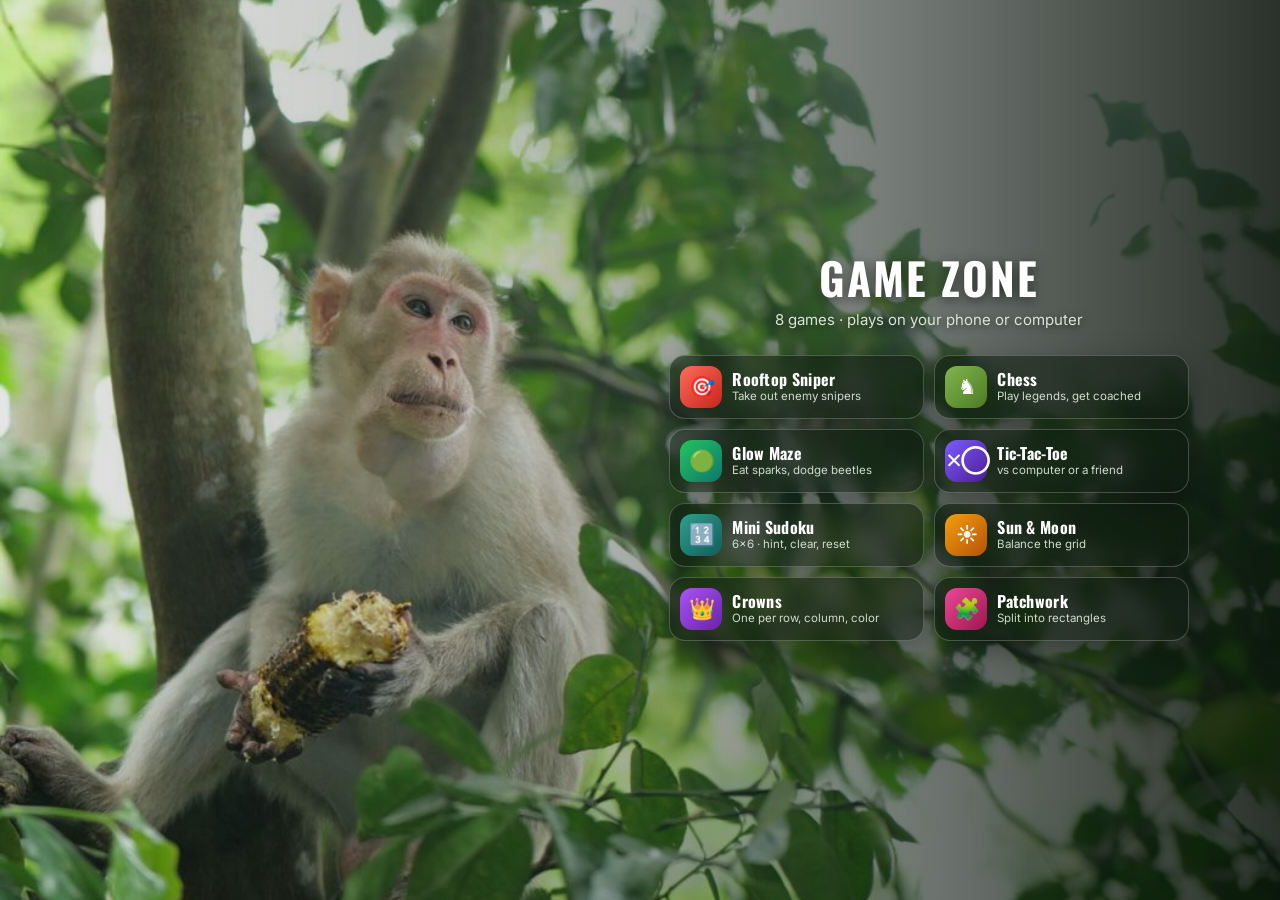
<file: index.html>
<!DOCTYPE html>
<html lang="en">
<head>
<meta charset="utf-8">
<meta name="viewport" content="width=device-width, initial-scale=1, viewport-fit=cover">
<title>Game Zone</title>
<meta name="description" content="Browser games to play with friends: Rooftop Sniper, Chess, Glow Maze, Tic-Tac-Toe, Mini Sudoku, Sun &amp; Moon, Crowns and Patchwork.">
<meta name="theme-color" content="#0d1a0f">
<link rel="icon" href="favicon.svg" type="image/svg+xml">
<link rel="preconnect" href="https://fonts.googleapis.com">
<link rel="preconnect" href="https://fonts.gstatic.com" crossorigin>
<link href="https://fonts.googleapis.com/css2?family=Oswald:wght@500;700&family=Inter:wght@400;600;700&display=swap" rel="stylesheet">
<style>
*{box-sizing:border-box;-webkit-tap-highlight-color:transparent}
html,body{margin:0;min-height:100%;font-family:Inter,system-ui,sans-serif;color:#fff;background:#0d1a0f}
body{min-height:100vh;min-height:100dvh;display:flex;flex-direction:column;align-items:center;justify-content:flex-end;
  background:url('bg.jpg') center 35% / cover no-repeat;
  padding:24px 14px calc(28px + env(safe-area-inset-bottom))}
body::before{content:'';position:fixed;inset:0;z-index:0;
  background:linear-gradient(180deg,rgba(0,0,0,.05) 0%,rgba(0,0,0,.1) 32%,rgba(4,14,6,.85) 58%,rgba(4,14,6,.95) 100%)}
@media (max-width:899px){body{background:#0d1a0f url('bg.jpg') center top / 100% auto no-repeat}}
@media (min-width:900px){body{justify-content:center;background-position:center 62%}
  body::before{background:linear-gradient(90deg,rgba(4,14,6,.1) 0%,rgba(4,14,6,.25) 40%,rgba(4,14,6,.85) 100%)}
  .wrap{margin-left:auto;margin-right:6vw}}
.wrap{position:relative;z-index:1;width:100%;max-width:520px;text-align:center}
h1{font-family:Oswald,sans-serif;font-size:44px;letter-spacing:2px;margin:0;line-height:1;text-shadow:0 3px 14px rgba(0,0,0,.6)}
p{margin:10px 0 26px;color:#d9e6d6;font-size:15px;text-shadow:0 2px 8px rgba(0,0,0,.7)}
.btns{display:grid;grid-template-columns:1fr 1fr;gap:10px}
.game{display:flex;align-items:center;gap:10px;padding:10px 10px;border-radius:16px;min-width:0;text-decoration:none;color:#fff;
  background:rgba(12,24,14,.55);border:1px solid rgba(255,255,255,.22);backdrop-filter:blur(10px);-webkit-backdrop-filter:blur(10px);
  box-shadow:0 10px 30px rgba(0,0,0,.35);transition:transform .15s,background .15s}
.game:hover,.game:active{transform:translateY(-2px);background:rgba(20,40,22,.7)}
.ic{width:42px;height:42px;border-radius:12px;display:grid;place-items:center;font-size:21px;flex:none;font-weight:800;letter-spacing:-2px}
.game span{display:flex;flex-direction:column;text-align:left;min-width:0}
.game b{font-family:Oswald,sans-serif;font-size:16px;letter-spacing:.3px;line-height:1.15}
.game small{color:#cfdccc;font-size:11.5px;margin-top:1px;line-height:1.25}
</style>
</head>
<body>
  <main class="wrap">
    <h1>GAME ZONE</h1>
    <p>8 games · plays on your phone or computer</p>
    <div class="btns">
      <a class="game" href="sniper.html"><div class="ic" style="background:linear-gradient(135deg,#ff6b5a,#c4271b)">🎯</div><span><b>Rooftop Sniper</b><small>Take out enemy snipers</small></span></a>
      <a class="game" href="chess.html"><div class="ic" style="background:linear-gradient(135deg,#81b64c,#4d7a26)">♞</div><span><b>Chess</b><small>Play legends, get coached</small></span></a>
      <a class="game" href="glowmaze.html"><div class="ic" style="background:linear-gradient(135deg,#22c55e,#0f766e)">🟢</div><span><b>Glow Maze</b><small>Eat sparks, dodge beetles</small></span></a>
      <a class="game" href="tictactoe.html"><div class="ic" style="background:linear-gradient(135deg,#7c5cff,#4c1d95)">✕◯</div><span><b>Tic-Tac-Toe</b><small>vs computer or a friend</small></span></a>
      <a class="game" href="sudoku.html"><div class="ic" style="background:linear-gradient(135deg,#2f9e8f,#115e59)">🔢</div><span><b>Mini Sudoku</b><small>6×6 · hint, clear, reset</small></span></a>
      <a class="game" href="sunmoon.html"><div class="ic" style="background:linear-gradient(135deg,#f59e0b,#b45309)">☀️</div><span><b>Sun &amp; Moon</b><small>Balance the grid</small></span></a>
      <a class="game" href="crowns.html"><div class="ic" style="background:linear-gradient(135deg,#a855f7,#6b21a8)">👑</div><span><b>Crowns</b><small>One per row, column, color</small></span></a>
      <a class="game" href="patchwork.html"><div class="ic" style="background:linear-gradient(135deg,#ec4899,#9d174d)">🧩</div><span><b>Patchwork</b><small>Split into rectangles</small></span></a>
    </div>
  </main>
</body>
</html>
</file>
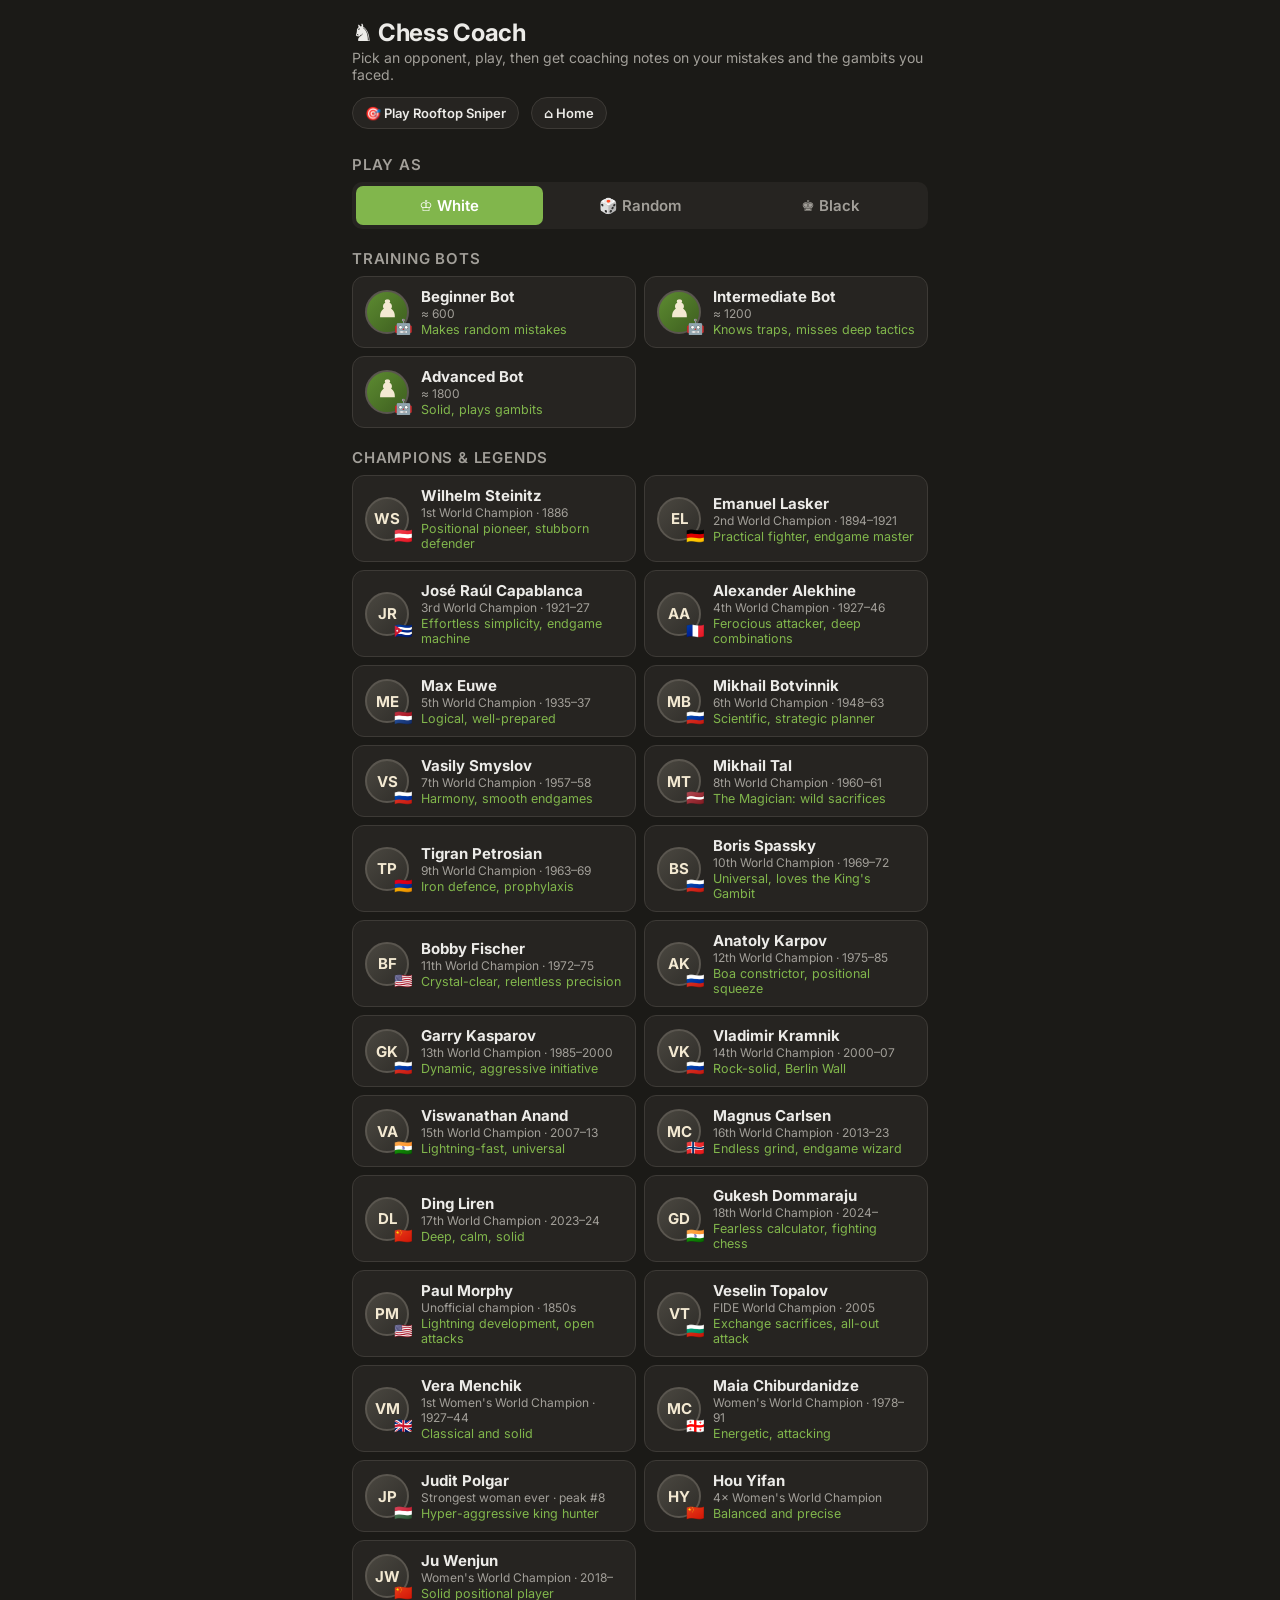
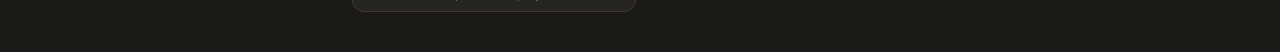
<file: chess.html>
<!DOCTYPE html>
<html lang="en">
<head>
<meta charset="utf-8">
<meta name="viewport" content="width=device-width, initial-scale=1, maximum-scale=1, viewport-fit=cover">
<title>Chess Coach</title>
<meta name="description" content="Play chess against bots and engine opponents styled after 25 world champions, then get a coaching review of your mistakes and the gambits you faced.">
<link rel="preconnect" href="https://fonts.googleapis.com">
<link rel="preconnect" href="https://fonts.gstatic.com" crossorigin>
<link href="https://fonts.googleapis.com/css2?family=Noto+Sans+Symbols+2&family=Inter:wght@400;500;600;700&display=swap" rel="stylesheet">
<style>
:root{--bg:#1b1a17;--panel:#262421;--panel2:#302e2b;--line:#3d3a36;--txt:#ecebe8;--mut:#a29f99;--acc:#81b64c;--acc2:#5d8b31;--lt:#ebecd0;--dk:#739552;--bs:360px;--red:#e05252;--grn:#3fae5a;--org:#e8a33d;--yel:#f0c94a}
*{box-sizing:border-box;-webkit-tap-highlight-color:transparent}
html,body{margin:0;background:var(--bg);color:var(--txt);font-family:Inter,system-ui,-apple-system,Segoe UI,Roboto,sans-serif;font-size:15px}
body{padding:env(safe-area-inset-top) env(safe-area-inset-right) env(safe-area-inset-bottom) env(safe-area-inset-left)}
button{font:inherit;color:inherit;cursor:pointer}
.xlink{display:inline-block;margin:0 4px 6px;padding:7px 12px;border-radius:20px;background:var(--panel);border:1px solid var(--line);color:var(--txt);text-decoration:none;font-size:13px;font-weight:600}
[hidden]{display:none!important}
.wrap{max-width:600px;margin:0 auto;padding:12px 8px 40px}
h1{font-size:24px;margin:6px 4px 2px;letter-spacing:-.3px}
h2{font-size:15px;text-transform:uppercase;letter-spacing:.8px;color:var(--mut);margin:20px 4px 8px;font-weight:600}
.sub{color:var(--mut);margin:0 4px 14px;font-size:14px}
.seg{display:flex;background:var(--panel);border-radius:10px;padding:4px;gap:4px;margin:0 4px}
.seg button{flex:1;border:0;background:transparent;padding:10px 0;border-radius:7px;font-weight:600;color:var(--mut)}
.seg button.on{background:var(--acc);color:#fff}
.cards{display:grid;grid-template-columns:1fr;gap:8px;margin:0 4px}
@media(min-width:520px){.cards{grid-template-columns:1fr 1fr}}
.card{display:flex;gap:12px;align-items:center;background:var(--panel);border:1px solid var(--line);border-radius:12px;padding:10px 12px;text-align:left}
.card:active{background:var(--panel2)}
.ci{display:flex;flex-direction:column;min-width:0}
.ci b{font-size:15px}.ci small{color:var(--mut);font-size:12px}.ci em{font-style:normal;color:var(--acc);font-size:12.5px;margin-top:1px}
.av{position:relative;flex:none;width:44px;height:44px;border-radius:50%;background:linear-gradient(135deg,#4a4740,#2f2d29);display:grid;place-items:center;font-weight:700;font-size:15px;color:#f3e9d2;border:2px solid #5a564f}
.av.bot{background:linear-gradient(135deg,#5d8b31,#3d5e1f);font-family:'Noto Sans Symbols 2',sans-serif;font-size:22px}
.av .fl{position:absolute;right:-6px;bottom:-4px;font-size:15px;line-height:1}
.av.big{width:56px;height:56px;font-size:19px}
.resume{margin:14px 4px 0;background:#2c3a22;border:1px solid var(--acc2);border-radius:12px;padding:12px;display:flex;align-items:center;gap:10px;justify-content:space-between}
.btn{border:0;border-radius:10px;padding:11px 16px;font-weight:600;background:var(--panel2);border:1px solid var(--line)}
.btn.pri{background:var(--acc);border-color:var(--acc);color:#fff;box-shadow:0 3px 0 var(--acc2)}
.btn:disabled{opacity:.4}
.hrow{display:flex;gap:10px;align-items:center;width:100%;background:var(--panel);border:1px solid var(--line);border-radius:10px;padding:9px 10px;margin-bottom:6px;text-align:left}
.hrow span:last-child{display:flex;flex-direction:column}.hrow small{color:var(--mut);font-size:12px}
.res{width:28px;height:28px;border-radius:7px;display:grid;place-items:center;font-weight:700;flex:none}
.res.win{background:var(--acc)}.res.loss{background:var(--red)}.res.draw{background:#6b6862}
#historyWrap{margin:0 4px}
/* sheet */
.overlay{position:fixed;inset:0;background:rgba(0,0,0,.55);display:flex;align-items:flex-end;justify-content:center;z-index:50}
.overlay.center{align-items:center}
.sheet{background:var(--panel);width:100%;max-width:600px;border-radius:18px 18px 0 0;padding:18px 16px calc(18px + env(safe-area-inset-bottom));border-top:1px solid var(--line)}
.center .sheet{border-radius:16px;max-width:360px;margin:16px;text-align:center}
.shHead{display:flex;gap:12px;align-items:center}
.shHead h3{margin:0;font-size:19px}.shHead small{color:var(--mut)}
.sheet p{margin:10px 0;line-height:1.45}
.style{color:var(--acc);font-weight:600}.ops,.vs{font-size:14px}.note{font-size:12px;color:var(--mut)}
.row{display:flex;gap:8px;margin-top:14px}.row .btn{flex:1}
/* game */
.top{display:flex;align-items:center;gap:8px;margin-bottom:8px}
.icon{border:0;background:var(--panel);width:38px;height:38px;border-radius:10px;font-size:18px;flex:none}
.player{display:flex;align-items:center;gap:10px;padding:6px 2px;min-height:52px;width:var(--bs);margin:0 auto}
.player .nm{display:flex;flex-direction:column;min-width:0;flex:1}
.player .nm b{white-space:nowrap;overflow:hidden;text-overflow:ellipsis}
.player .nm small{color:var(--mut);font-size:12px;white-space:nowrap;overflow:hidden;text-overflow:ellipsis}
.caps{font-family:'Noto Sans Symbols 2',sans-serif;font-size:15px;letter-spacing:-2px;white-space:nowrap}
.caps b{font-family:Inter,sans-serif;letter-spacing:0;font-size:12px;color:var(--mut);margin-left:4px}
.caps .cw{color:#fff;-webkit-text-stroke:.6px #000}.caps .cb{color:#111;-webkit-text-stroke:.4px #888}
.dots{display:inline-flex;gap:3px;margin-left:6px}.dots i{width:5px;height:5px;border-radius:50%;background:var(--acc);animation:b 1s infinite}
.dots i:nth-child(2){animation-delay:.15s}.dots i:nth-child(3){animation-delay:.3s}
@keyframes b{0%,100%{opacity:.25}50%{opacity:1}}
.board{position:relative;width:var(--bs);height:var(--bs);margin:0 auto;border-radius:6px;overflow:hidden;box-shadow:0 6px 18px rgba(0,0,0,.4);touch-action:manipulation;user-select:none;-webkit-user-select:none}
.grid{display:grid;grid-template-columns:repeat(8,1fr);grid-template-rows:repeat(8,1fr);width:100%;height:100%}
.sq{position:relative;display:grid;place-items:center}
.sq.lt{background:var(--lt)}.sq.dk{background:var(--dk)}
.sq.last.lt{background:#f5f682}.sq.last.dk{background:#b9ca43}
.sq.sel.lt,.sq.sel.dk{background:#f6eb72}
.sq.check{background:radial-gradient(circle,#ff3b3b 0,#e04040aa 45%,transparent 75%)!important}
.sq.tmove::after{content:'';width:30%;height:30%;border-radius:50%;background:rgba(0,0,0,.18)}
.sq.tcap::after{content:'';position:absolute;inset:4%;border-radius:50%;border:calc(var(--bs)/110) solid rgba(0,0,0,.18)}
.pc{font-family:'Noto Sans Symbols 2','Segoe UI Symbol','DejaVu Sans',sans-serif;font-size:calc(var(--bs)/8*.78);line-height:1;pointer-events:none;position:relative;z-index:1}
.pc.w{color:#fff;-webkit-text-stroke:calc(var(--bs)/400) #1a1a1a;text-shadow:0 2px 2px rgba(0,0,0,.35)}
.pc.b{color:#1d1b19;-webkit-text-stroke:calc(var(--bs)/700) #000;text-shadow:0 2px 2px rgba(0,0,0,.25)}
.sq i{position:absolute;font-style:normal;font-size:calc(var(--bs)/42);font-weight:700;pointer-events:none}
.sq i.rk{left:3px;top:2px}.sq i.fl{right:3px;bottom:1px}
.sq.lt i{color:var(--dk)}.sq.dk i{color:var(--lt)}
.arrows{position:absolute;inset:0;width:100%;height:100%;pointer-events:none;z-index:2}
.status{text-align:center;color:var(--mut);font-size:14px;margin:6px 0 2px;min-height:20px}
.moves{display:flex;gap:4px;overflow-x:auto;white-space:nowrap;background:var(--panel);border-radius:10px;padding:8px;margin:8px auto 0;width:var(--bs);scrollbar-width:none;font-size:14px}
.moves .mn{color:var(--mut)}.moves .mv{padding:0 3px;border-radius:4px}.moves .mv.cur{background:var(--panel2);font-weight:600}
.muted{color:var(--mut)}.muted2{color:var(--mut);font-size:13.5px}
.ctrl{display:flex;gap:6px;margin:10px auto 0;width:var(--bs)}
.ctrl .btn{flex:1;padding:11px 4px;font-size:14px}
.promo{display:flex;gap:8px;justify-content:center}
.promo button{width:64px;height:64px;border-radius:12px;background:var(--lt);border:0;font-size:46px;display:grid;place-items:center}
.promo .pc{font-size:46px}
/* review */
.rvHead h1{font-size:21px;margin:4px 0}
.rvHead p{margin:0;color:var(--mut);font-size:13.5px}
.stats{display:grid;grid-template-columns:1.3fr 1fr 1fr 1fr;gap:6px;margin:12px 0}
.stat{background:var(--panel);border-radius:10px;padding:10px 6px;text-align:center;border:1px solid var(--line)}
.stat b{display:block;font-size:20px}.stat small{color:var(--mut);font-size:11px}
.stat.big b{color:var(--acc);font-size:24px}.stat.bl b{color:var(--red)}.stat.mi b{color:var(--org)}.stat.in b{color:var(--yel)}
.gcard{background:linear-gradient(135deg,#3a2f1e,#2a2620);border:1px solid #6b5530;border-radius:12px;padding:12px;margin-bottom:8px}
.gcard h4{margin:0 0 4px;font-size:15px}.gcard p{margin:6px 0;font-size:14px;line-height:1.45}
.bad{color:#ffb3a8}.good{color:#b8e09a}
.rvBoardWrap{background:var(--panel);border-radius:12px;padding:10px 0;margin:6px 0 4px}
.rvLabel{width:var(--bs);margin:8px auto 0;font-size:14px;line-height:1.45;min-height:40px}
.rvLabel p{margin:4px 0 0}
.red{color:var(--red);font-weight:600}.grn{color:var(--grn);font-weight:600}
.tg{font-size:11px;padding:1px 6px;border-radius:5px;text-transform:uppercase;font-weight:700}
.tg.blunder{background:var(--red)}.tg.mistake{background:var(--org)}.tg.inaccuracy{background:var(--yel);color:#222}
.nav{display:flex;gap:6px;width:var(--bs);margin:8px auto 0;align-items:center}
.nav .btn{flex:1;padding:8px 0}.nav span{min-width:56px;text-align:center;color:var(--mut);font-size:13px}
.moment{display:flex;gap:10px;width:100%;text-align:left;background:var(--panel);border:1px solid var(--line);border-left:4px solid;border-radius:10px;padding:10px;margin-bottom:6px}
.moment.blunder{border-left-color:var(--red)}.moment.mistake{border-left-color:var(--org)}.moment.inaccuracy{border-left-color:var(--yel)}
.moment .tag{font-weight:800;min-width:24px;font-size:15px}
.moment.blunder .tag{color:var(--red)}.moment.mistake .tag{color:var(--org)}.moment.inaccuracy .tag{color:var(--yel)}
.moment b small{font-weight:500;color:var(--mut);font-size:12px;margin-left:4px}
.moment p{margin:4px 0 0;font-size:13.5px;line-height:1.4;color:#d6d4cf}
.tip{background:var(--panel);border-radius:10px;padding:11px 12px;margin-bottom:6px;border:1px solid var(--line)}
.tip b{color:var(--acc)}.tip p{margin:4px 0 0;font-size:14px;line-height:1.45}
.tip.ptip{background:#22301b;border-color:var(--acc2)}
.coach{background:var(--panel);border:1px solid #5b4a8a;border-radius:12px;padding:12px;margin-top:6px}
.coach h4{margin:10px 0 4px}.coach p,.coach li{font-size:14px;line-height:1.5}.coach ul{padding-left:20px;margin:6px 0}
.prog{height:8px;background:var(--panel2);border-radius:5px;overflow:hidden;margin:14px 0 8px}
.prog div{height:100%;background:var(--acc);transition:width .2s}
.loading{text-align:center;padding:60px 16px}
.bigpc{font-family:'Noto Sans Symbols 2',sans-serif;font-size:64px;animation:spin 2s ease-in-out infinite;display:inline-block}
@keyframes spin{50%{transform:rotate(12deg) scale(1.08)}}
.foot{display:flex;gap:8px;margin-top:16px}.foot .btn{flex:1}
</style>
</head>
<body>
<!-- LOBBY -->
<section id="lobby" class="wrap">
  <h1>♞ Chess Coach</h1>
  <p class="sub">Pick an opponent, play, then get coaching notes on your mistakes and the gambits you faced.</p>
  <a class="xlink" href="sniper.html">🎯 Play Rooftop Sniper</a> <a class="xlink" href="index.html">⌂ Home</a>
  <div id="resumeBox" class="resume" hidden><span id="resumeTxt"></span><button id="resumeBtn" class="btn pri">Resume</button></div>
  <h2>Play as</h2>
  <div class="seg" id="colorSeg"><button data-c="w">♔ White</button><button data-c="r">🎲 Random</button><button data-c="b">♚ Black</button></div>
  <h2>Training bots</h2>
  <div class="cards" id="bots"></div>
  <h2>Champions &amp; legends</h2>
  <div class="cards" id="gms"></div>
  <div id="historyWrap" hidden><h2 style="margin-left:0">Past games</h2><div id="history"></div></div>
</section>

<!-- GAME -->
<section id="game" class="wrap" hidden>
  <div class="top"><button class="icon" id="backBtn" aria-label="Back">←</button><div style="flex:1;font-weight:600">vs <span id="oppName"></span></div><button class="icon" id="flipBtn" aria-label="Flip board">⇅</button></div>
  <div class="player"><div class="av" id="oppAv"></div><div class="nm"><b><span id="oppLabel">Opponent</span><span class="dots" id="thinking" hidden><i></i><i></i><i></i></span></b><small id="oppStyle"></small></div><div class="caps" id="oppCap"></div></div>
  <div class="board" id="board"></div>
  <div class="player"><div class="av" style="background:linear-gradient(135deg,#81b64c,#4d7a26)">You</div><div class="nm"><b>You</b><small id="youColor"></small></div><div class="caps" id="youCap"></div></div>
  <div class="status" id="status"></div>
  <div class="moves" id="moves"></div>
  <div class="ctrl">
    <button class="btn" id="undoBtn">↶ Undo</button>
    <button class="btn" id="hintBtn">💡 Hint</button>
    <button class="btn" id="resignBtn">🏳 Resign</button>
    <button class="btn pri" id="reviewBtn" hidden>📋 Review</button>
  </div>
</section>

<!-- REVIEW -->
<section id="review" class="wrap" hidden>
  <div class="top"><button class="icon" id="rvBack" aria-label="Back">←</button><div style="flex:1;font-weight:600">Game review</div></div>
  <div id="rvLoading" class="loading"><div class="bigpc">♞</div><div class="prog"><div id="rvProg"></div></div><div class="muted" id="rvProgTxt">Analysing your moves…</div></div>
  <div id="rvContent" hidden>
    <div class="rvHead"><h1 id="rvTitle"></h1><p id="rvSub"></p></div>
    <div class="stats" id="rvStats"></div>
    <div id="rvGambits"></div>
    <div class="rvBoardWrap" id="rvBoardWrap">
      <div class="board" id="rvBoard"></div>
      <div class="nav"><button class="btn" id="rvStart">⏮</button><button class="btn" id="rvPrev">◀</button><span id="rvPly"></span><button class="btn" id="rvNext">▶</button><button class="btn" id="rvEnd">⏭</button></div>
      <div class="rvLabel" id="rvLabel"></div>
    </div>
    <h2>Key moments</h2>
    <div id="rvMoments"></div>
    <h2>How to improve</h2>
    <div id="rvTips"></div>
    <div id="coachWrap" hidden>
      <h2>Coach's notes</h2>
      <button class="btn pri" id="coachBtn" style="width:100%">Ask Claude for deeper coaching</button>
      <div class="coach" id="coachOut" style="min-height:0"></div>
    </div>
    <div class="foot"><button class="btn pri" id="rematchBtn">↻ Rematch</button><button class="btn" id="rvNew">Choose opponent</button></div>
  </div>
</section>

<!-- overlays -->
<div class="overlay" id="sheet" hidden><div class="sheet"><div id="shBody"></div><div class="row"><button class="btn" id="shClose">Cancel</button><button class="btn pri" id="shPlay">Play ▶</button></div></div></div>
<div class="overlay center" id="promo" hidden><div class="sheet"><p style="margin-top:0;font-weight:600">Promote to</p><div class="promo" id="promoRow"></div></div></div>
<div class="overlay center" id="confirm" hidden><div class="sheet"><p style="margin-top:0;font-weight:600">Resign this game?</p><div class="row"><button class="btn" id="cNo">Keep playing</button><button class="btn pri" id="cYes" style="background:var(--red);border-color:var(--red);box-shadow:none">Resign</button></div></div></div>
<div class="overlay center" id="over" hidden><div class="sheet"><h3 id="overTitle" style="margin:4px 0"></h3><p id="overText" class="muted"></p><div class="row"><button class="btn" id="ovClose">View board</button><button class="btn pri" id="ovReview">Review game</button></div></div></div>

<script>/* ChessCore: rules, evaluation with style weights, search, review analysis */
(function (G) {
  'use strict';
  var PV = [0, 100, 320, 330, 500, 900, 0];
  var N_OFF = [33, 31, 18, 14, -33, -31, -18, -14];
  var B_OFF = [17, 15, -17, -15], R_OFF = [16, -16, 1, -1];
  var K_OFF = [17, 15, -17, -15, 16, -16, 1, -1];
  var CAP = 1, EP = 2, CASTLE = 4, DBL = 8;
  var MATE = 100000;

  function sqName(s) { return 'abcdefgh'[s & 7] + ((s >> 4) + 1); }
  function parseSq(n) { return (n.charCodeAt(1) - 49) * 16 + (n.charCodeAt(0) - 97); }
  function mFrom(m) { return m & 127; }
  function mTo(m) { return (m >> 7) & 127; }
  function mPromo(m) { return (m >> 14) & 7; }
  function mFlag(m) { return (m >> 17) & 15; }
  function mk(f, t, p, fl) { return f | (t << 7) | (p << 14) | (fl << 17); }
  function uci(m) { return sqName(mFrom(m)) + sqName(mTo(m)) + (mPromo(m) ? ' nbrq'[mPromo(m) - 1] : ''); }

  // Zobrist (seeded so every context agrees)
  var seed = 0x9E3779B9;
  function rnd() { seed ^= seed << 13; seed ^= seed >>> 17; seed ^= seed << 5; return seed | 0; }
  var ZLO = new Int32Array(13 * 128), ZHI = new Int32Array(13 * 128);
  for (var i = 0; i < 13 * 128; i++) { ZLO[i] = rnd(); ZHI[i] = rnd(); }
  var ZSIDE_LO = rnd(), ZSIDE_HI = rnd();
  var ZC_LO = new Int32Array(16), ZC_HI = new Int32Array(16), ZE_LO = new Int32Array(8), ZE_HI = new Int32Array(8);
  for (i = 0; i < 16; i++) { ZC_LO[i] = rnd(); ZC_HI[i] = rnd(); }
  for (i = 0; i < 8; i++) { ZE_LO[i] = rnd(); ZE_HI[i] = rnd(); }

  var CMASK = new Int32Array(128);
  for (i = 0; i < 128; i++) CMASK[i] = 15;
  CMASK[4] = 15 & ~3; CMASK[0] = 15 & ~2; CMASK[7] = 15 & ~1;
  CMASK[116] = 15 & ~12; CMASK[112] = 15 & ~8; CMASK[119] = 15 & ~4;

  var START = 'rnbqkbnr/pppppppp/8/8/8/8/PPPPPPPP/RNBQKBNR w KQkq - 0 1';

  function Pos(fen) {
    this.b = new Int8Array(128);
    this.side = 1; this.castle = 0; this.ep = -1; this.half = 0; this.full = 1;
    this.kw = 4; this.kb = 116; this.lo = 0; this.hi = 0;
    this.stack = []; this.hist = [];
    this.setFEN(fen || START);
  }
  var P = Pos.prototype;

  P.setFEN = function (fen) {
    var parts = fen.trim().split(/\s+/), rows = parts[0].split('/');
    this.b.fill(0);
    var map = { p: 1, n: 2, b: 3, r: 4, q: 5, k: 6 };
    for (var r = 0; r < 8; r++) {
      var f = 0, row = rows[r];
      for (var j = 0; j < row.length; j++) {
        var c = row[j];
        if (c >= '1' && c <= '8') { f += +c; continue; }
        var t = map[c.toLowerCase()], s = (7 - r) * 16 + f;
        this.b[s] = c === c.toLowerCase() ? -t : t;
        if (t === 6) { if (c === 'K') this.kw = s; else this.kb = s; }
        f++;
      }
    }
    this.side = parts[1] === 'b' ? -1 : 1;
    var cs = parts[2] || '-'; this.castle = 0;
    if (cs.indexOf('K') >= 0) this.castle |= 1; if (cs.indexOf('Q') >= 0) this.castle |= 2;
    if (cs.indexOf('k') >= 0) this.castle |= 4; if (cs.indexOf('q') >= 0) this.castle |= 8;
    this.ep = (parts[3] && parts[3] !== '-') ? parseSq(parts[3]) : -1;
    this.half = +(parts[4] || 0); this.full = +(parts[5] || 1);
    this.stack = []; this.computeHash(); this.hist = [this.lo];
  };

  P.fen = function () {
    var s = '', ch = ' pnbrqk';
    for (var r = 7; r >= 0; r--) {
      var e = 0;
      for (var f = 0; f < 8; f++) {
        var p = this.b[r * 16 + f];
        if (!p) { e++; continue; }
        if (e) { s += e; e = 0; }
        var c = ch[Math.abs(p)]; s += p > 0 ? c.toUpperCase() : c;
      }
      if (e) s += e; if (r) s += '/';
    }
    var c2 = (this.castle & 1 ? 'K' : '') + (this.castle & 2 ? 'Q' : '') + (this.castle & 4 ? 'k' : '') + (this.castle & 8 ? 'q' : '');
    return s + ' ' + (this.side > 0 ? 'w' : 'b') + ' ' + (c2 || '-') + ' ' + (this.ep >= 0 ? sqName(this.ep) : '-') + ' ' + this.half + ' ' + this.full;
  };

  P.computeHash = function () {
    var lo = 0, hi = 0;
    for (var s = 0; s < 128; s++) {
      if (s & 0x88) continue; var p = this.b[s];
      if (p) { lo ^= ZLO[(p + 6) * 128 + s]; hi ^= ZHI[(p + 6) * 128 + s]; }
    }
    if (this.side < 0) { lo ^= ZSIDE_LO; hi ^= ZSIDE_HI; }
    lo ^= ZC_LO[this.castle]; hi ^= ZC_HI[this.castle];
    if (this.ep >= 0) { lo ^= ZE_LO[this.ep & 7]; hi ^= ZE_HI[this.ep & 7]; }
    this.lo = lo; this.hi = hi;
  };

  P.attacked = function (sq, by) {
    var b = this.b, t, i, d, s;
    if (by > 0) {
      t = sq - 15; if (!(t & 0x88) && b[t] === 1) return true;
      t = sq - 17; if (!(t & 0x88) && b[t] === 1) return true;
    } else {
      t = sq + 15; if (!(t & 0x88) && b[t] === -1) return true;
      t = sq + 17; if (!(t & 0x88) && b[t] === -1) return true;
    }
    for (i = 0; i < 8; i++) { t = sq + N_OFF[i]; if (!(t & 0x88) && b[t] === 2 * by) return true; }
    for (i = 0; i < 8; i++) { t = sq + K_OFF[i]; if (!(t & 0x88) && b[t] === 6 * by) return true; }
    for (i = 0; i < 4; i++) {
      d = B_OFF[i]; s = sq + d;
      while (!(s & 0x88)) { var p = b[s]; if (p) { if (p === 3 * by || p === 5 * by) return true; break; } s += d; }
      d = R_OFF[i]; s = sq + d;
      while (!(s & 0x88)) { var q = b[s]; if (q) { if (q === 4 * by || q === 5 * by) return true; break; } s += d; }
    }
    return false;
  };

  P.inCheck = function () { return this.attacked(this.side > 0 ? this.kw : this.kb, -this.side); };

  function addPawn(out, f, t, fl, side, capsOnly) {
    var r = t >> 4;
    if ((side > 0 && r === 7) || (side < 0 && r === 0)) {
      out.push(mk(f, t, 5, fl));
      if (!capsOnly) { out.push(mk(f, t, 2, fl)); out.push(mk(f, t, 4, fl)); out.push(mk(f, t, 3, fl)); }
    } else out.push(mk(f, t, 0, fl));
  }

  P.gen = function (out, capsOnly) {
    var b = this.b, side = this.side, sq, p, t, i, d, to;
    for (sq = 0; sq < 128; sq++) {
      if (sq & 0x88) { sq += 7; continue; }
      p = b[sq]; if (p * side <= 0) continue;
      t = p * side;
      if (t === 1) {
        var dir = side > 0 ? 16 : -16, r = sq >> 4;
        to = sq + dir;
        if (!(to & 0x88) && b[to] === 0) {
          var promoRank = side > 0 ? 7 : 0;
          if (!capsOnly || (to >> 4) === promoRank) addPawn(out, sq, to, 0, side, capsOnly);
          if (!capsOnly && ((side > 0 && r === 1) || (side < 0 && r === 6)) && b[to + dir] === 0) out.push(mk(sq, to + dir, 0, DBL));
        }
        for (i = -1; i <= 1; i += 2) {
          to = sq + dir + i; if (to & 0x88) continue;
          if (b[to] * side < 0) addPawn(out, sq, to, CAP, side, capsOnly);
          else if (to === this.ep) out.push(mk(sq, to, 0, CAP | EP));
        }
      } else if (t === 2 || t === 6) {
        var offs = t === 2 ? N_OFF : K_OFF;
        for (i = 0; i < 8; i++) {
          to = sq + offs[i]; if (to & 0x88) continue;
          var q = b[to];
          if (q === 0) { if (!capsOnly) out.push(mk(sq, to, 0, 0)); }
          else if (q * side < 0) out.push(mk(sq, to, 0, CAP));
        }
      } else {
        var dirs = t === 3 ? B_OFF : t === 4 ? R_OFF : K_OFF;
        for (i = 0; i < dirs.length; i++) {
          d = dirs[i]; to = sq + d;
          while (!(to & 0x88)) {
            var c = b[to];
            if (c === 0) { if (!capsOnly) out.push(mk(sq, to, 0, 0)); }
            else { if (c * side < 0) out.push(mk(sq, to, 0, CAP)); break; }
            to += d;
          }
        }
      }
    }
    if (!capsOnly) {
      if (side > 0) {
        if ((this.castle & 1) && b[4] === 6 && b[7] === 4 && !b[5] && !b[6] && !this.attacked(4, -1) && !this.attacked(5, -1) && !this.attacked(6, -1)) out.push(mk(4, 6, 0, CASTLE));
        if ((this.castle & 2) && b[4] === 6 && b[0] === 4 && !b[1] && !b[2] && !b[3] && !this.attacked(4, -1) && !this.attacked(3, -1) && !this.attacked(2, -1)) out.push(mk(4, 2, 0, CASTLE));
      } else {
        if ((this.castle & 4) && b[116] === -6 && b[119] === -4 && !b[117] && !b[118] && !this.attacked(116, 1) && !this.attacked(117, 1) && !this.attacked(118, 1)) out.push(mk(116, 118, 0, CASTLE));
        if ((this.castle & 8) && b[116] === -6 && b[112] === -4 && !b[113] && !b[114] && !b[115] && !this.attacked(116, 1) && !this.attacked(115, 1) && !this.attacked(114, 1)) out.push(mk(116, 114, 0, CASTLE));
      }
    }
    return out;
  };

  P.make = function (m) {
    var b = this.b, f = mFrom(m), t = mTo(m), pr = mPromo(m), fl = mFlag(m), side = this.side;
    var p = b[f], dir = side > 0 ? 16 : -16, capSq = (fl & EP) ? t - dir : t, cap = b[capSq];
    this.stack.push(m, cap, this.castle, this.ep, this.half, this.lo, this.hi);
    var lo = this.lo, hi = this.hi;
    lo ^= ZLO[(p + 6) * 128 + f]; hi ^= ZHI[(p + 6) * 128 + f];
    if (cap) { lo ^= ZLO[(cap + 6) * 128 + capSq]; hi ^= ZHI[(cap + 6) * 128 + capSq]; b[capSq] = 0; }
    var np = pr ? pr * side : p;
    b[t] = np; b[f] = 0;
    lo ^= ZLO[(np + 6) * 128 + t]; hi ^= ZHI[(np + 6) * 128 + t];
    if (fl & CASTLE) {
      var rf, rt;
      if (t === 6) { rf = 7; rt = 5; } else if (t === 2) { rf = 0; rt = 3; } else if (t === 118) { rf = 119; rt = 117; } else { rf = 112; rt = 115; }
      var rk = b[rf]; b[rt] = rk; b[rf] = 0;
      lo ^= ZLO[(rk + 6) * 128 + rf] ^ ZLO[(rk + 6) * 128 + rt]; hi ^= ZHI[(rk + 6) * 128 + rf] ^ ZHI[(rk + 6) * 128 + rt];
    }
    if (p === 6) this.kw = t; else if (p === -6) this.kb = t;
    lo ^= ZC_LO[this.castle]; hi ^= ZC_HI[this.castle];
    this.castle &= CMASK[f] & CMASK[t];
    lo ^= ZC_LO[this.castle]; hi ^= ZC_HI[this.castle];
    if (this.ep >= 0) { lo ^= ZE_LO[this.ep & 7]; hi ^= ZE_HI[this.ep & 7]; }
    this.ep = (fl & DBL) ? f + dir : -1;
    if (this.ep >= 0) { lo ^= ZE_LO[this.ep & 7]; hi ^= ZE_HI[this.ep & 7]; }
    this.half = (p === 1 || p === -1 || cap) ? 0 : this.half + 1;
    if (side < 0) this.full++;
    this.side = -side; lo ^= ZSIDE_LO; hi ^= ZSIDE_HI;
    this.lo = lo; this.hi = hi; this.hist.push(lo);
  };

  P.unmake = function () {
    var st = this.stack, hi = st.pop(), lo = st.pop(), half = st.pop(), ep = st.pop(), castle = st.pop(), cap = st.pop(), m = st.pop();
    this.hist.pop();
    this.side = -this.side;
    var side = this.side, b = this.b, f = mFrom(m), t = mTo(m), pr = mPromo(m), fl = mFlag(m), dir = side > 0 ? 16 : -16;
    var p = pr ? side : b[t];
    b[f] = p; b[t] = 0;
    if (fl & EP) b[t - dir] = cap; else b[t] = cap;
    if (fl & CASTLE) {
      var rf, rt;
      if (t === 6) { rf = 7; rt = 5; } else if (t === 2) { rf = 0; rt = 3; } else if (t === 118) { rf = 119; rt = 117; } else { rf = 112; rt = 115; }
      b[rf] = b[rt]; b[rt] = 0;
    }
    if (p === 6) this.kw = f; else if (p === -6) this.kb = f;
    if (side < 0) this.full--;
    this.castle = castle; this.ep = ep; this.half = half; this.lo = lo; this.hi = hi;
  };

  P.legal = function () {
    var ms = this.gen([], false), out = [];
    for (var i = 0; i < ms.length; i++) {
      this.make(ms[i]);
      if (!this.attacked(this.side > 0 ? this.kb : this.kw, this.side)) out.push(ms[i]);
      this.unmake();
    }
    return out;
  };

  P.isRepetition = function (count) {
    // count prior occurrences of current hash within reversible span
    var h = this.hist, n = h.length - 1, cur = h[n], c = 0;
    for (var i = n - 2; i >= 0 && i >= n - this.half; i -= 2) if (h[i] === cur) { c++; if (c >= count) return true; }
    return false;
  };

  P.insufficient = function () {
    var minors = 0, bishopsColor = [];
    for (var s = 0; s < 128; s++) {
      if (s & 0x88) continue; var p = Math.abs(this.b[s]);
      if (p === 1 || p === 4 || p === 5) return false;
      if (p === 2 || p === 3) { minors++; if (p === 3) bishopsColor.push(((s >> 4) + (s & 7)) & 1); }
    }
    return minors <= 1;
  };

  P.san = function (m, legalList) {
    var f = mFrom(m), t = mTo(m), fl = mFlag(m), p = Math.abs(this.b[f]), s;
    if (fl & CASTLE) s = (t & 7) === 6 ? 'O-O' : 'O-O-O';
    else {
      var L = ' PNBRQK'[p]; s = '';
      if (p === 1) { if (fl & CAP) s = 'abcdefgh'[f & 7] + 'x'; s += sqName(t); if (mPromo(m)) s += '=' + ' PNBRQ'[mPromo(m)]; }
      else {
        var lst = legalList || this.legal(), amb = false, sameF = false, sameR = false;
        for (var i = 0; i < lst.length; i++) {
          var o = lst[i]; if (o === m) continue;
          if (mTo(o) === t && Math.abs(this.b[mFrom(o)]) === p && mFrom(o) !== f) {
            amb = true; if ((mFrom(o) & 7) === (f & 7)) sameF = true; if ((mFrom(o) >> 4) === (f >> 4)) sameR = true;
          }
        }
        s = L;
        if (amb) { if (!sameF) s += 'abcdefgh'[f & 7]; else if (!sameR) s += ((f >> 4) + 1); else s += sqName(f); }
        if (fl & CAP) s += 'x'; s += sqName(t);
      }
    }
    this.make(m);
    if (this.inCheck()) s += this.legal().length ? '+' : '#';
    this.unmake();
    return s;
  };

  P.findUci = function (u) {
    var l = this.legal();
    for (var i = 0; i < l.length; i++) if (uci(l[i]) === u) return l[i];
    // allow missing promo letter -> queen
    for (i = 0; i < l.length; i++) if (uci(l[i]) === u + 'q') return l[i];
    return 0;
  };

  P.status = function () {
    var l = this.legal();
    if (!l.length) return this.inCheck() ? 'checkmate' : 'stalemate';
    if (this.insufficient()) return 'insufficient';
    if (this.half >= 100) return 'fifty';
    if (this.isRepetition(2)) return 'repetition';
    return '';
  };

  // ---------- Evaluation ----------
  function T(a) { return new Int16Array(a); }
  var PST = [null,
    T([0,0,0,0,0,0,0,0,50,50,50,50,50,50,50,50,10,10,20,30,30,20,10,10,5,5,10,25,25,10,5,5,0,0,0,20,20,0,0,0,5,-5,-10,0,0,-10,-5,5,5,10,10,-20,-20,10,10,5,0,0,0,0,0,0,0,0]),
    T([-50,-40,-30,-30,-30,-30,-40,-50,-40,-20,0,0,0,0,-20,-40,-30,0,10,15,15,10,0,-30,-30,5,15,20,20,15,5,-30,-30,0,15,20,20,15,0,-30,-30,5,10,15,15,10,5,-30,-40,-20,0,5,5,0,-20,-40,-50,-40,-30,-30,-30,-30,-40,-50]),
    T([-20,-10,-10,-10,-10,-10,-10,-20,-10,0,0,0,0,0,0,-10,-10,0,5,10,10,5,0,-10,-10,5,5,10,10,5,5,-10,-10,0,10,10,10,10,0,-10,-10,10,10,10,10,10,10,-10,-10,5,0,0,0,0,5,-10,-20,-10,-10,-10,-10,-10,-10,-20]),
    T([0,0,0,0,0,0,0,0,5,10,10,10,10,10,10,5,-5,0,0,0,0,0,0,-5,-5,0,0,0,0,0,0,-5,-5,0,0,0,0,0,0,-5,-5,0,0,0,0,0,0,-5,-5,0,0,0,0,0,0,-5,0,0,0,5,5,0,0,0]),
    T([-20,-10,-10,-5,-5,-10,-10,-20,-10,0,0,0,0,0,0,-10,-10,0,5,5,5,5,0,-10,-5,0,5,5,5,5,0,-5,0,0,5,5,5,5,0,-5,-10,5,5,5,5,5,0,-10,-10,0,5,0,0,0,0,-10,-20,-10,-10,-5,-5,-10,-10,-20]),
    T([-30,-40,-40,-50,-50,-40,-40,-30,-30,-40,-40,-50,-50,-40,-40,-30,-30,-40,-40,-50,-50,-40,-40,-30,-30,-40,-40,-50,-50,-40,-40,-30,-20,-30,-30,-40,-40,-30,-30,-20,-10,-20,-20,-20,-20,-20,-20,-10,20,20,0,0,0,0,20,20,20,30,10,0,0,10,30,20])
  ];
  var KEG = T([-50,-40,-30,-20,-20,-30,-40,-50,-30,-20,-10,0,0,-10,-20,-30,-30,-10,20,30,30,20,-10,-30,-30,-10,30,40,40,30,-10,-30,-30,-10,30,40,40,30,-10,-30,-30,-10,20,30,30,20,-10,-30,-30,-30,0,0,0,0,-30,-30,-50,-30,-30,-30,-30,-30,-30,-50]);
  var PASSED = [0, 5, 10, 20, 35, 60, 100, 0];
  var TROP = [0, 0, 3, 2, 2, 4, 0];
  var NEUTRAL = { mat: 1, pos: 1, agg: 1, safe: 1, end: 1, color: 1 };

  // returns score from white's perspective
  function evalWhite(pos, W) {
    var b = pos.b, mat = 0, pst = 0, phase = 0, s, p, t, r, f, idx;
    var pwMin = [9, 9, 9, 9, 9, 9, 9, 9, 9, 9], pwMax = [-1, -1, -1, -1, -1, -1, -1, -1, -1, -1];
    var pbMin = [9, 9, 9, 9, 9, 9, 9, 9, 9, 9], pbMax = [-1, -1, -1, -1, -1, -1, -1, -1, -1, -1];
    var pwCnt = [0, 0, 0, 0, 0, 0, 0, 0, 0, 0], pbCnt = [0, 0, 0, 0, 0, 0, 0, 0, 0, 0];
    var wb = 0, bb = 0, attW = 0, attB = 0, mob = 0, kw = pos.kw, kb = pos.kb, rooks = [];
    var kwr = kw >> 4, kwf = kw & 7, kbr = kb >> 4, kbf = kb & 7, nonPawnW = 0, nonPawnB = 0;
    for (s = 0; s < 128; s++) {
      if (s & 0x88) { s += 7; continue; }
      p = b[s]; if (!p) continue;
      r = s >> 4; f = s & 7;
      if (p > 0) {
        t = p; mat += PV[t]; idx = (7 - r) * 8 + f;
        if (t !== 6) pst += PST[t][idx];
        if (t === 1) { pwCnt[f + 1]++; if (r < pwMin[f + 1]) pwMin[f + 1] = r; if (r > pwMax[f + 1]) pwMax[f + 1] = r; }
        else if (t !== 6) {
          nonPawnW += PV[t];
          var dk = Math.max(Math.abs(r - kbr), Math.abs(f - kbf)) + Math.abs(r - kbr) + Math.abs(f - kbf);
          attW += TROP[t] * Math.max(0, 10 - dk);
          if (t === 3) wb++; if (t === 4) rooks.push(s);
          if (t >= 3 && t <= 5) mob += slideMob(b, s, t);
          phase += t === 5 ? 4 : t === 4 ? 2 : 1;
        }
      } else {
        t = -p; mat -= PV[t]; idx = r * 8 + f;
        if (t !== 6) pst -= PST[t][idx];
        if (t === 1) { pbCnt[f + 1]++; if (r < pbMin[f + 1]) pbMin[f + 1] = r; if (r > pbMax[f + 1]) pbMax[f + 1] = r; }
        else if (t !== 6) {
          nonPawnB += PV[t];
          var dk2 = Math.max(Math.abs(r - kwr), Math.abs(f - kwf)) + Math.abs(r - kwr) + Math.abs(f - kwf);
          attB += TROP[t] * Math.max(0, 10 - dk2);
          if (t === 3) bb++; if (t === 4) rooks.push(s);
          if (t >= 3 && t <= 5) mob -= slideMob(b, s, t);
          phase += t === 5 ? 4 : t === 4 ? 2 : 1;
        }
      }
    }
    if (phase > 24) phase = 24;
    var mg = phase / 24, eg = 1 - mg;
    // kings
    var kpos = (PST[6][(7 - kwr) * 8 + kwf] - PST[6][kbr * 8 + kbf]) * mg + (KEG[(7 - kwr) * 8 + kwf] - KEG[kbr * 8 + kbf]) * eg;
    // pawn structure
    var ps = 0, passed = 0;
    for (f = 1; f <= 8; f++) {
      if (pwCnt[f] > 1) ps -= 12 * (pwCnt[f] - 1);
      if (pbCnt[f] > 1) ps += 12 * (pbCnt[f] - 1);
      if (pwCnt[f] && !pwCnt[f - 1] && !pwCnt[f + 1]) ps -= 12 * pwCnt[f];
      if (pbCnt[f] && !pbCnt[f - 1] && !pbCnt[f + 1]) ps += 12 * pbCnt[f];
      if (pwCnt[f]) { var wr = pwMax[f]; if (pbMax[f - 1] <= wr && pbMax[f] <= wr && pbMax[f + 1] <= wr) passed += PASSED[wr]; }
      if (pbCnt[f]) { var br = pbMin[f]; if ((pwMin[f - 1] >= br || pwCnt[f - 1] === 0) && (pwMin[f] >= br || pwCnt[f] === 0) && (pwMin[f + 1] >= br || pwCnt[f + 1] === 0)) passed -= PASSED[7 - br]; }
    }
    // fix: pwMin uses 9 for empty; pbMax uses -1 for empty, handled above
    // rooks on open/semi-open files
    var rk = 0;
    for (var i = 0; i < rooks.length; i++) {
      var rs = rooks[i], rf = (rs & 7) + 1, own = b[rs] > 0 ? pwCnt[rf] : pbCnt[rf], opp = b[rs] > 0 ? pbCnt[rf] : pwCnt[rf];
      var v = own === 0 ? (opp === 0 ? 15 : 8) : 0; rk += b[rs] > 0 ? v : -v;
    }
    // king shield (middlegame)
    var shield = 0;
    if (kwr <= 1) for (f = Math.max(0, kwf - 1); f <= Math.min(7, kwf + 1); f++) { if (b[16 + f] === 1 || b[32 + f] === 1) shield += 10; else shield -= 15; }
    if (kbr >= 6) for (f = Math.max(0, kbf - 1); f <= Math.min(7, kbf + 1); f++) { if (b[96 + f] === -1 || b[80 + f] === -1) shield -= 10; else shield += 15; }
    var bp = (wb >= 2 ? 30 : 0) - (bb >= 2 ? 30 : 0);
    // mop-up for conversion
    var mop = 0, diff = mat;
    if (eg > 0.5 && Math.abs(diff) >= 400) {
      var winK = diff > 0 ? kw : kb, losK = diff > 0 ? kb : kw;
      var lr = losK >> 4, lf = losK & 7;
      var cd = Math.max(3 - lr, lr - 4) + Math.max(3 - lf, lf - 4);
      var kd = Math.abs((winK >> 4) - lr) + Math.abs((winK & 7) - lf);
      mop = (cd * 12 + (14 - kd) * 5) * (diff > 0 ? 1 : -1);
    }
    var agg = W.agg, safe = W.safe, att;
    if (W.color > 0) att = agg * attW - safe * attB; else att = safe * attW - agg * attB;
    var score = W.mat * mat + pst + kpos + W.pos * (ps + rk + bp + mob * 2) + mg * (att * 0.6 + W.safe * shield) + W.end * (passed * (0.5 + eg) + mop);
    return score | 0;
  }
  function slideMob(b, s, t) {
    var dirs = t === 3 ? B_OFF : t === 4 ? R_OFF : K_OFF, n = 0;
    for (var i = 0; i < dirs.length; i++) { var to = s + dirs[i]; while (!(to & 0x88) && b[to] === 0) { n++; to += dirs[i]; } }
    return t === 5 ? n >> 1 : n;
  }

  // ---------- Search ----------
  var TT_BITS = 19, TT_SIZE = 1 << TT_BITS, TT_MASK = TT_SIZE - 1;
  function Searcher() {
    this.tLo = new Int32Array(TT_SIZE); this.tHi = new Int32Array(TT_SIZE); this.tMove = new Int32Array(TT_SIZE);
    this.tScore = new Int32Array(TT_SIZE); this.tDepth = new Int8Array(TT_SIZE); this.tFlag = new Int8Array(TT_SIZE);
    this.hist = new Int32Array(128 * 128); this.killers = new Int32Array(256);
  }
  var S = Searcher.prototype;
  S.clear = function () { this.tFlag.fill(0); this.hist.fill(0); this.killers.fill(0); };

  S.order = function (pos, ms, ttm, ply) {
    var sc = new Array(ms.length), b = pos.b;
    for (var i = 0; i < ms.length; i++) {
      var m = ms[i], v = 0;
      if (m === ttm) v = 1e8;
      else if (mFlag(m) & CAP) v = 1e6 + 10 * PV[Math.abs(b[mTo(m)]) || 1] - (PV[Math.abs(b[mFrom(m)])] / 10 | 0);
      else if (mPromo(m) === 5) v = 9e5;
      else if (m === this.killers[ply * 2]) v = 8e5;
      else if (m === this.killers[ply * 2 + 1]) v = 7e5;
      else v = this.hist[mFrom(m) * 128 + mTo(m)];
      sc[i] = v;
    }
    return sc;
  };
  function pick(ms, sc, i) {
    var bi = i, bv = sc[i];
    for (var j = i + 1; j < ms.length; j++) if (sc[j] > bv) { bv = sc[j]; bi = j; }
    if (bi !== i) { var t = ms[i]; ms[i] = ms[bi]; ms[bi] = t; t = sc[i]; sc[i] = sc[bi]; sc[bi] = t; }
    return ms[i];
  }

  S.evalSide = function (pos) { var e = evalWhite(pos, this.W); return pos.side > 0 ? e : -e; };

  S.qs = function (pos, alpha, beta, ply) {
    this.nodes++;
    if ((this.nodes & 2047) === 0 && Date.now() > this.deadline) this.stop = true;
    if (this.stop) return 0;
    var stand = this.evalSide(pos);
    if (ply > 60) return stand;
    if (stand >= beta) return stand;
    if (stand > alpha) alpha = stand;
    var ms = pos.gen([], true), sc = this.order(pos, ms, 0, ply), us = pos.side;
    for (var i = 0; i < ms.length; i++) {
      var m = pick(ms, sc, i), victim = Math.abs(pos.b[mTo(m)]) || ((mFlag(m) & EP) ? 1 : 0);
      if (stand + PV[victim] + (mPromo(m) ? 800 : 0) + 200 < alpha) continue;
      pos.make(m);
      if (pos.attacked(us > 0 ? pos.kw : pos.kb, -us)) { pos.unmake(); continue; }
      var v = -this.qs(pos, -beta, -alpha, ply + 1);
      pos.unmake();
      if (this.stop) return 0;
      if (v > alpha) { alpha = v; if (v >= beta) return v; }
    }
    return alpha;
  };

  S.negamax = function (pos, depth, alpha, beta, ply) {
    this.nodes++;
    if ((this.nodes & 2047) === 0 && Date.now() > this.deadline) this.stop = true;
    if (this.stop) return 0;
    if (ply > 0 && (pos.half >= 100 || pos.isRepetition(1) || pos.insufficient())) return 0;
    var us = pos.side, check = pos.attacked(us > 0 ? pos.kw : pos.kb, -us);
    if (check && ply < 40) depth++;
    if (depth <= 0) return this.qs(pos, alpha, beta, ply);
    var idx = pos.lo & TT_MASK, ttm = 0, a0 = alpha;
    if (this.tFlag[idx] && this.tLo[idx] === pos.lo && this.tHi[idx] === pos.hi) {
      ttm = this.tMove[idx];
      if (ply > 0 && this.tDepth[idx] >= depth) {
        var ts = this.tScore[idx], fl = this.tFlag[idx];
        if (ts > MATE - 500) ts -= ply; else if (ts < -MATE + 500) ts += ply;
        if (fl === 1) return ts;
        if (fl === 2 && ts >= beta) return ts;
        if (fl === 3 && ts <= alpha) return ts;
      }
    }
    var ms = pos.gen([], false), sc = this.order(pos, ms, ttm, ply), best = -MATE * 2, bm = 0, legal = 0;
    for (var i = 0; i < ms.length; i++) {
      var m = pick(ms, sc, i);
      pos.make(m);
      if (pos.attacked(us > 0 ? pos.kw : pos.kb, -us)) { pos.unmake(); continue; }
      legal++;
      var v;
      if (legal === 1) v = -this.negamax(pos, depth - 1, -beta, -alpha, ply + 1);
      else {
        // late move reduction for quiet moves
        var red = (depth >= 3 && legal > 4 && !check && !(mFlag(m) & CAP) && !mPromo(m)) ? 1 : 0;
        v = -this.negamax(pos, depth - 1 - red, -alpha - 1, -alpha, ply + 1);
        if (v > alpha && !this.stop) v = -this.negamax(pos, depth - 1, -beta, -alpha, ply + 1);
      }
      pos.unmake();
      if (this.stop) return 0;
      if (v > best) { best = v; bm = m; }
      if (v > alpha) {
        alpha = v;
        if (v >= beta) {
          if (!(mFlag(m) & CAP)) {
            if (this.killers[ply * 2] !== m) { this.killers[ply * 2 + 1] = this.killers[ply * 2]; this.killers[ply * 2] = m; }
            this.hist[mFrom(m) * 128 + mTo(m)] += depth * depth;
          }
          break;
        }
      }
    }
    if (!legal) return check ? -MATE + ply : 0;
    var st = best; if (st > MATE - 500) st += ply; else if (st < -MATE + 500) st -= ply;
    this.tLo[idx] = pos.lo; this.tHi[idx] = pos.hi; this.tMove[idx] = bm; this.tScore[idx] = st; this.tDepth[idx] = depth;
    this.tFlag[idx] = best >= beta ? 2 : best > a0 ? 1 : 3;
    return best;
  };

  // root search with optional per-move noise. opts: {maxDepth, timeMs, noise, W, onlyMove}
  S.search = function (pos, opts) {
    this.W = opts.W || NEUTRAL;
    this.nodes = 0; this.stop = false; this.deadline = Date.now() + (opts.timeMs || 1000);
    this.killers.fill(0);
    var root = pos.legal();
    if (opts.onlyMove) root = [opts.onlyMove];
    if (!root.length) return { move: 0, score: pos.inCheck() ? -MATE : 0, depth: 0 };
    var noise = {}, nz = opts.noise || 0;
    for (var i = 0; i < root.length; i++) noise[root[i]] = nz ? Math.round((Math.random() * 2 - 1) * nz) : 0;
    var bestMove = root[0], bestScore = 0, done = 0, maxD = opts.maxDepth || 64, us = pos.side;
    var scores = {};
    for (var d = 1; d <= maxD; d++) {
      var alpha = -MATE * 2, beta = MATE * 2, iterBest = 0, iterScore = -MATE * 2, iterRaw = 0;
      // order: previous best first
      root.sort(function (a, b) { return (b === bestMove) - (a === bestMove) || ((scores[b] || -1e9) - (scores[a] || -1e9)); });
      for (i = 0; i < root.length; i++) {
        var m = root[i], n = noise[m];
        pos.make(m);
        var v = -this.negamax(pos, d - 1, -(beta - n), -(alpha - n), 1);
        pos.unmake();
        if (this.stop) break;
        scores[m] = v;
        var vv = v + n;
        if (vv > iterScore) { iterScore = vv; iterBest = m; iterRaw = v; }
        if (vv > alpha) alpha = vv;
      }
      if (this.stop && !iterBest) break;
      if (iterBest) { bestMove = iterBest; bestScore = iterRaw; done = d; }
      if (this.stop) break;
      if (Math.abs(bestScore) > MATE - 500) break;
      if (Date.now() > this.deadline - (opts.timeMs || 1000) * 0.45 && d >= (opts.minDepth || 1)) break;
    }
    return { move: bestMove, score: bestScore, depth: done, nodes: this.nodes };
  };

  // ---------- Review analysis ----------
  // moves: uci list from start. userColor 1/-1. returns per user ply analysis
  function analyzeGame(moves, userColor, startFen, onProgress, perMoveMs) {
    var pos = new Pos(startFen || START), sr = new Searcher(), out = [], total = 0, k;
    for (k = 0; k < moves.length; k++) if ((k % 2 === 0 ? 1 : -1) * (startFen && startFen.split(' ')[1] === 'b' ? -1 : 1) === userColor) total++;
    var done = 0, ms = perMoveMs || 450;
    for (var i = 0; i < moves.length; i++) {
      var m = pos.findUci(moves[i]);
      if (!m) break;
      if (pos.side === userColor) {
        var legalL = pos.legal();
        var rb = sr.search(pos, { maxDepth: 4, timeMs: ms, minDepth: 3 });
        var played = pos.san(m, legalL), bestSan = rb.move ? pos.san(rb.move, legalL) : '';
        var bestCap = rb.move ? Math.abs(pos.b[mTo(rb.move)]) : 0;
        var movedPiece = Math.abs(pos.b[mFrom(m)]);
        var playedScore, reply = 0, replySan = '', replyInfo = null;
        pos.make(m);
        var st = pos.status();
        if (st === 'checkmate') playedScore = MATE;
        else if (st) playedScore = 0;
        else {
          var rr = sr.search(pos, { maxDepth: Math.max(1, rb.depth - 1), timeMs: ms, minDepth: Math.max(1, Math.min(2, rb.depth - 1)) });
          playedScore = -rr.score; reply = rr.move;
          if (reply) {
            var ll = pos.legal(); replySan = pos.san(reply, ll);
            replyInfo = describeReply(pos, reply, userColor);
          }
        }
        pos.unmake();
        if (m === rb.move) playedScore = Math.max(playedScore, rb.score);
        out.push({ ply: i, moveNo: Math.floor(i / 2) + 1, uci: moves[i], san: played, best: rb.move ? uci(rb.move) : '', bestSan: bestSan,
          bestScore: rb.score, playedScore: playedScore, reply: reply ? uci(reply) : '', replySan: replySan, replyInfo: replyInfo,
          bestCap: bestCap, movedPiece: movedPiece, fen: pos.fen(), status: st });
        done++; if (onProgress) onProgress(done, total);
      }
      pos.make(m);
    }
    return out;
  }

  // after user's move, the opponent replies `reply`. what does it do?
  function describeReply(pos, reply, userColor) {
    var b = pos.b, to = mTo(reply), from = mFrom(reply), info = { capture: 0, capSq: '', fork: [], check: false, piece: Math.abs(b[from]) };
    if (mFlag(reply) & CAP) { info.capture = Math.abs(b[to]) || 1; info.capSq = sqName(to); }
    pos.make(reply);
    info.check = pos.inCheck();
    // fork detection: targets attacked by the moved piece
    var p = pos.b[to], t = Math.abs(p), targets = [];
    var offs = t === 2 ? N_OFF : t === 6 ? K_OFF : t === 3 ? B_OFF : t === 4 ? R_OFF : t === 5 ? K_OFF : null;
    if (t === 1) {
      var dir = p > 0 ? 16 : -16;
      [dir - 1, dir + 1].forEach(function (d) { var s = to + d; if (!(s & 0x88) && pos.b[s] * p < 0) targets.push(s); });
    } else if (offs) {
      var slide = t >= 3 && t <= 5;
      for (var i = 0; i < offs.length; i++) {
        var s = to + offs[i];
        while (!(s & 0x88)) {
          if (pos.b[s]) { if (pos.b[s] * p < 0) targets.push(s); break; }
          if (!slide) break; s += offs[i];
        }
      }
    }
    var userSide = p > 0 ? -1 : 1;
    var valuable = targets.filter(function (s) { var v = Math.abs(pos.b[s]); return v === 6 || PV[v] > PV[t] || (v >= 2 && !pos.attacked(s, userSide)); });
    if (valuable.length >= 2) info.fork = valuable.map(function (s) { return { sq: sqName(s), piece: Math.abs(pos.b[s]) }; });
    pos.unmake();
    return info;
  }

  var api = { Pos: Pos, Searcher: Searcher, uci: uci, sqName: sqName, parseSq: parseSq, mFrom: mFrom, mTo: mTo, mPromo: mPromo, mFlag: mFlag,
    MATE: MATE, START: START, PV: PV, evalWhite: evalWhite, NEUTRAL: NEUTRAL, analyzeGame: analyzeGame, CAP: CAP };
  G.ChessCore = api;
  if (typeof module !== 'undefined') module.exports = api;
})(typeof self !== 'undefined' ? self : globalThis);
</script>
<script>/* Opening books, gambits and opponents */
(function (G) {
  // pack -> [ [name, moves] ]
  var PACKS = {
    KG: [["King's Gambit Accepted", 'e2e4 e7e5 f2f4 e5f4 g1f3 g7g5 h2h4 g5g4 f3e5'],
         ["King's Gambit Accepted", 'e2e4 e7e5 f2f4 e5f4 g1f3 d7d6 d2d4 g7g5 h2h4'],
         ["King's Gambit Accepted", 'e2e4 e7e5 f2f4 e5f4 g1f3 g8f6 e4e5 f6h5 d2d4'],
         ["King's Gambit: Bishop's Gambit", 'e2e4 e7e5 f2f4 e5f4 f1c4 d8h4 e1f1'],
         ["King's Gambit: Falkbeer", 'e2e4 e7e5 f2f4 d7d5 e4d5 e5e4 d2d3 g8f6 d3e4 f6e4 g1f3'],
         ["King's Gambit Declined", 'e2e4 e7e5 f2f4 f8c5 g1f3 d7d6 c2c3']],
    EVANS: [['Evans Gambit Accepted', 'e2e4 e7e5 g1f3 b8c6 f1c4 f8c5 b2b4 c5b4 c2c3 b4a5 d2d4 e5d4 e1g1'],
            ['Evans Gambit Accepted', 'e2e4 e7e5 g1f3 b8c6 f1c4 f8c5 b2b4 c5b4 c2c3 b4e7 d2d4 d7d6 d1b3'],
            ['Evans Gambit Declined', 'e2e4 e7e5 g1f3 b8c6 f1c4 f8c5 b2b4 c5b6 a2a4 a7a6 b1c3'],
            ['Two Knights Defense', 'e2e4 e7e5 g1f3 b8c6 f1c4 g8f6 f3g5 d7d5 e4d5 c6a5 c4b5 c7c6 d5c6 b7c6 b5e2 h7h6 g5f3']],
    FRIED: [['Fried Liver Attack', 'e2e4 e7e5 g1f3 b8c6 f1c4 g8f6 f3g5 d7d5 e4d5 f6d5 g5f7 e8f7 d1f3 f7e6 b1c3'],
            ['Two Knights: Knight Attack', 'e2e4 e7e5 g1f3 b8c6 f1c4 g8f6 f3g5 d7d5 e4d5 c6a5 c4b5 c7c6 d5c6 b7c6 b5e2'],
            ['Italian Game', 'e2e4 e7e5 g1f3 b8c6 f1c4 f8c5 c2c3 g8f6 d2d4 e5d4 c3d4 c5b4 c1d2']],
    ITALIAN: [['Italian Game: Giuoco Piano', 'e2e4 e7e5 g1f3 b8c6 f1c4 f8c5 c2c3 g8f6 d2d3 d7d6 e1g1 e8g8 f1e1'],
              ['Italian Game: Two Knights', 'e2e4 e7e5 g1f3 b8c6 f1c4 g8f6 d2d3 f8e7 e1g1 e8g8 f1e1'],
              ['Italian Game', 'e2e4 e7e5 g1f3 b8c6 f1c4 f8e7 d2d4 d7d6 d4d5']],
    DANISH: [['Danish Gambit Accepted', 'e2e4 e7e5 d2d4 e5d4 c2c3 d4c3 f1c4 c3b2 c1b2 d7d5 c4d5 g8f6 b1c3'],
             ['Danish Gambit', 'e2e4 e7e5 d2d4 e5d4 c2c3 d4c3 b1c3 b8c6 g1f3'],
             ['Danish Gambit Declined', 'e2e4 e7e5 d2d4 e5d4 c2c3 d7d5 e4d5 d8d5 c3d4']],
    SCOTCH: [['Scotch Game', 'e2e4 e7e5 g1f3 b8c6 d2d4 e5d4 f3d4 g8f6 d4c6 b7c6 e4e5 d8e7 d1e2 f6d5 c2c4'],
             ['Scotch Game', 'e2e4 e7e5 g1f3 b8c6 d2d4 e5d4 f3d4 f8c5 d4b3 c5b6 a2a4']],
    SCOTCHG: [['Scotch Gambit', 'e2e4 e7e5 g1f3 b8c6 d2d4 e5d4 f1c4 g8f6 e4e5 d7d5 c4b5 f6e4 f3d4'],
              ['Scotch Gambit', 'e2e4 e7e5 g1f3 b8c6 d2d4 e5d4 f1c4 f8c5 c2c3 g8f6 c3d4 c5b4 c1d2']],
    SMITH: [['Smith-Morra Gambit Accepted', 'e2e4 c7c5 d2d4 c5d4 c2c3 d4c3 b1c3 b8c6 g1f3 d7d6 f1c4 e7e6 e1g1 g8f6 d1e2'],
            ['Smith-Morra Gambit Declined', 'e2e4 c7c5 d2d4 c5d4 c2c3 g8f6 e4e5 f6d5 g1f3']],
    OPENSIC: [['Sicilian Najdorf', 'e2e4 c7c5 g1f3 d7d6 d2d4 c5d4 f3d4 g8f6 b1c3 a7a6 c1g5 e7e6 f2f4'],
              ['Sicilian Dragon', 'e2e4 c7c5 g1f3 d7d6 d2d4 c5d4 f3d4 g8f6 b1c3 g7g6 c1e3 f8g7 f2f3 e8g8 d1d2'],
              ['Sicilian Sveshnikov', 'e2e4 c7c5 g1f3 b8c6 d2d4 c5d4 f3d4 g8f6 b1c3 e7e5 d4b5 d7d6 c1g5'],
              ['Sicilian: Open', 'e2e4 c7c5 g1f3 e7e6 d2d4 c5d4 f3d4 a7a6 f1d3']],
    RUY: [['Ruy Lopez: Closed', 'e2e4 e7e5 g1f3 b8c6 f1b5 a7a6 b5a4 g8f6 e1g1 f8e7 f1e1 b7b5 a4b3 d7d6 c2c3 e8g8 h2h3'],
          ['Ruy Lopez: Berlin', 'e2e4 e7e5 g1f3 b8c6 f1b5 g8f6 e1g1 f6e4 d2d4 e4d6 b5c6 d7c6 d4e5 d6f5 d1d8 e8d8'],
          ['Ruy Lopez: Steinitz Defense', 'e2e4 e7e5 g1f3 b8c6 f1b5 d7d6 d2d4 c8d7 b1c3'],
          ['Petrov Defense', 'e2e4 e7e5 g1f3 g8f6 f3e5 d7d6 e5f3 f6e4 d2d4 d6d5 f1d3']],
    RUYEX: [['Ruy Lopez: Exchange', 'e2e4 e7e5 g1f3 b8c6 f1b5 a7a6 b5c6 d7c6 e1g1 f7f6 d2d4']],
    VIENNA: [['Vienna Gambit', 'e2e4 e7e5 b1c3 g8f6 f2f4 d7d5 f4e5 f6e4 g1f3'],
             ['Vienna Gambit Accepted', 'e2e4 e7e5 b1c3 g8f6 f2f4 e5f4 e4e5 f6g8 g1f3'],
             ['Vienna: Steinitz Gambit', 'e2e4 e7e5 b1c3 b8c6 f2f4 e5f4 d2d4 d8h4 e1e2']],
    VSFRENCH: [['French Defense: Classical', 'e2e4 e7e6 d2d4 d7d5 b1c3 g8f6 c1g5 f8e7 e4e5 f6d7 g5e7 d8e7 f2f4'],
               ['French Defense: Winawer', 'e2e4 e7e6 d2d4 d7d5 b1c3 f8b4 e4e5 c7c5 a2a3 b4c3 b2c3']],
    VSCARO: [['Caro-Kann Defense', 'e2e4 c7c6 d2d4 d7d5 b1c3 d5e4 c3e4 c8f5 e4g3 f5g6 h2h4 h7h6 g1f3']],
    VSMISC: [['Scandinavian Defense', 'e2e4 d7d5 e4d5 d8d5 b1c3 d5a5 d2d4 g8f6 g1f3 c8f5'],
             ["Alekhine's Defense", 'e2e4 g8f6 e4e5 f6d5 d2d4 d7d6 g1f3 c8g4 f1e2']],
    SCHOLAR: [["Scholar's Mate attack", 'e2e4 e7e5 f1c4 b8c6 d1h5 g8f6 h5f7'],
              ["Scholar's Mate attack", 'e2e4 e7e5 d1h5 b8c6 f1c4 g8f6 h5f7']],
    QGD: [["Queen's Gambit Declined", 'd2d4 d7d5 c2c4 e7e6 b1c3 g8f6 c1g5 f8e7 e2e3 e8g8 g1f3 b8d7 a1c1'],
          ["Queen's Gambit Accepted", 'd2d4 d7d5 c2c4 d5c4 g1f3 g8f6 e2e3 e7e6 f1c4 c7c5 e1g1 a7a6'],
          ['Slav Defense', 'd2d4 d7d5 c2c4 c7c6 g1f3 g8f6 b1c3 d5c4 a2a4 c8f5 e2e3'],
          ['Albin Countergambit', 'd2d4 d7d5 c2c4 e7e5 d4e5 d5d4 g1f3 b8c6 g2g3 c8e6 b1d2'],
          ["King's Indian Defense", 'd2d4 g8f6 c2c4 g7g6 b1c3 f8g7 e2e4 d7d6 g1f3 e8g8 f1e2 e7e5 e1g1 b8c6 d4d5 c6e7'],
          ['Nimzo-Indian Defense', 'd2d4 g8f6 c2c4 e7e6 b1c3 f8b4 e2e3 e8g8 f1d3 d7d5 g1f3 c7c5 e1g1'],
          ['Benko Gambit', 'd2d4 g8f6 c2c4 c7c5 d4d5 b7b5 c4b5 a7a6 b5a6 c8a6 b1c3 d7d6 e2e4 a6f1 e1f1'],
          ['Budapest Gambit', 'd2d4 g8f6 c2c4 e7e5 d4e5 f6g4 c1f4 b8c6 g1f3 f8b4 b1d2'],
          ['Benoni Defense', 'd2d4 g8f6 c2c4 c7c5 d4d5 e7e6 b1c3 e6d5 c4d5 d7d6 e2e4 g7g6 g1f3'],
          ['Grünfeld Defense', 'd2d4 g8f6 c2c4 g7g6 b1c3 d7d5 c4d5 f6d5 e2e4 d5c3 b2c3 f8g7 g1f3']],
    CATALAN: [['Catalan Opening', 'd2d4 g8f6 c2c4 e7e6 g2g3 d7d5 f1g2 f8e7 g1f3 e8g8 e1g1 d5c4 d1c2'],
              ['Catalan Opening', 'd2d4 d7d5 c2c4 e7e6 g2g3 g8f6 f1g2 f8e7 g1f3 e8g8 e1g1']],
    LONDON: [['London System', 'd2d4 d7d5 c1f4 g8f6 e2e3 e7e6 g1f3 c7c5 c2c3 b8c6 b1d2'],
             ['London System', 'd2d4 g8f6 c1f4 e7e6 e2e3 c7c5 c2c3 d7d5 b1d2'],
             ['London System', 'd2d4 g8f6 c1f4 g7g6 e2e3 f8g7 g1f3 e8g8 f1e2']],
    ENGLISH: [['English Opening', 'c2c4 e7e5 b1c3 g8f6 g2g3 d7d5 c4d5 f6d5 f1g2 d5b6 g1f3'],
              ['English Opening', 'c2c4 g8f6 b1c3 e7e6 g1f3 d7d5 d2d4'],
              ['English Opening: Symmetrical', 'c2c4 c7c5 g1f3 b8c6 b1c3 g7g6 g2g3 f8g7 f1g2']],
    // ----- black repertoires -----
    NAJDORF: [['Sicilian Najdorf', 'e2e4 c7c5 g1f3 d7d6 d2d4 c5d4 f3d4 g8f6 b1c3 a7a6'],
              ['Sicilian: Alapin', 'e2e4 c7c5 c2c3 g8f6 e4e5 f6d5 d2d4 c5d4'],
              ['Sicilian: Closed', 'e2e4 c7c5 b1c3 b8c6 g2g3 g7g6 f1g2 f8g7'],
              ['Sicilian: Rossolimo', 'e2e4 c7c5 g1f3 b8c6 f1b5 g7g6 e1g1 f8g7'],
              ['Smith-Morra Gambit Accepted', 'e2e4 c7c5 d2d4 c5d4 c2c3 d4c3 b1c3 b8c6 g1f3 d7d6']],
    DRAGON: [['Sicilian Dragon', 'e2e4 c7c5 g1f3 d7d6 d2d4 c5d4 f3d4 g8f6 b1c3 g7g6'],
             ['Sicilian: Closed', 'e2e4 c7c5 b1c3 b8c6 g2g3 g7g6 f1g2 f8g7']],
    SVESH: [['Sicilian Sveshnikov', 'e2e4 c7c5 g1f3 b8c6 d2d4 c5d4 f3d4 g8f6 b1c3 e7e5 d4b5 d7d6'],
            ['Sicilian: Alapin', 'e2e4 c7c5 c2c3 g8f6 e4e5 f6d5 d2d4 c5d4']],
    E5: [['Italian Game: Giuoco Piano', 'e2e4 e7e5 g1f3 b8c6 f1c4 f8c5 c2c3 g8f6 d2d4 e5d4 c3d4 c5b4'],
         ['Italian Game', 'e2e4 e7e5 g1f3 b8c6 f1c4 f8c5 d2d3 g8f6 e1g1 d7d6'],
         ['Evans Gambit Accepted', 'e2e4 e7e5 g1f3 b8c6 f1c4 f8c5 b2b4 c5b4 c2c3 b4a5'],
         ['Two Knights Defense', 'e2e4 e7e5 g1f3 b8c6 f1c4 g8f6 f3g5 d7d5 e4d5 c6a5'],
         ["King's Gambit Accepted", 'e2e4 e7e5 f2f4 e5f4 g1f3 g7g5'],
         ['Scotch Game', 'e2e4 e7e5 g1f3 b8c6 d2d4 e5d4 f3d4 g8f6 b1c3 f8b4'],
         ['Scotch Gambit', 'e2e4 e7e5 g1f3 b8c6 d2d4 e5d4 f1c4 f8c5'],
         ['Vienna Game', 'e2e4 e7e5 b1c3 g8f6 f2f4 d7d5 f4e5 f6e4'],
         ['Vienna Game', 'e2e4 e7e5 b1c3 g8f6 f1c4 f6e4'],
         ["Scholar's Mate defended", 'e2e4 e7e5 d1h5 b8c6 f1c4 g7g6 h5f3 g8f6'],
         ["Scholar's Mate defended", 'e2e4 e7e5 f1c4 b8c6 d1h5 g7g6 h5f3 g8f6'],
         ["Scholar's Mate defended", 'e2e4 e7e5 f1c4 g8f6 d2d3 c7c6'],
         ['Danish Gambit Declined', 'e2e4 e7e5 d2d4 e5d4 c2c3 d7d5 e4d5 d8d5'],
         ['Center Game', 'e2e4 e7e5 d2d4 e5d4 d1d4 b8c6 d4e3 g8f6']],
    RUYB: [['Ruy Lopez: Closed', 'e2e4 e7e5 g1f3 b8c6 f1b5 a7a6 b5a4 g8f6 e1g1 f8e7 f1e1 b7b5 a4b3 d7d6 c2c3 e8g8'],
           ['Ruy Lopez: Exchange', 'e2e4 e7e5 g1f3 b8c6 f1b5 a7a6 b5c6 d7c6 e1g1 f7f6']],
    BERLIN: [['Ruy Lopez: Berlin', 'e2e4 e7e5 g1f3 b8c6 f1b5 g8f6 e1g1 f6e4 d2d4 e4d6 b5c6 d7c6 d4e5 d6f5'],
             ['Ruy Lopez: Berlin', 'e2e4 e7e5 g1f3 b8c6 f1b5 g8f6 d2d3 f8c5']],
    MARSHALL: [['Ruy Lopez: Marshall Attack', 'e2e4 e7e5 g1f3 b8c6 f1b5 a7a6 b5a4 g8f6 e1g1 f8e7 f1e1 b7b5 a4b3 e8g8 c2c3 d7d5 e4d5 f6d5 f3e5 c6e5 e1e5 c7c6']],
    STEINITZD: [['Ruy Lopez: Steinitz Defense', 'e2e4 e7e5 g1f3 b8c6 f1b5 d7d6 d2d4 c8d7']],
    PETROV: [['Petrov Defense', 'e2e4 e7e5 g1f3 g8f6 f3e5 d7d6 e5f3 f6e4 d2d4 d6d5 f1d3 b8c6'],
             ['Petrov Defense', 'e2e4 e7e5 g1f3 g8f6 d2d4 f6e4 f1d3 d7d5']],
    FRENCH: [['French Defense: Winawer', 'e2e4 e7e6 d2d4 d7d5 b1c3 f8b4 e4e5 c7c5 a2a3 b4c3 b2c3 g8e7'],
             ['French Defense: Advance', 'e2e4 e7e6 d2d4 d7d5 e4e5 c7c5 c2c3 b8c6 g1f3 d8b6'],
             ['French Defense: Exchange', 'e2e4 e7e6 d2d4 d7d5 e4d5 e6d5 g1f3 g8f6'],
             ['French Defense: Tarrasch', 'e2e4 e7e6 d2d4 d7d5 b1d2 c7c5']],
    CARO: [['Caro-Kann Defense', 'e2e4 c7c6 d2d4 d7d5 b1c3 d5e4 c3e4 c8f5 e4g3 f5g6'],
           ['Caro-Kann: Advance', 'e2e4 c7c6 d2d4 d7d5 e4e5 c8f5 g1f3 e7e6'],
           ['Caro-Kann: Exchange', 'e2e4 c7c6 d2d4 d7d5 e4d5 c6d5 f1d3 b8c6']],
    ALEKHINE: [["Alekhine's Defense", 'e2e4 g8f6 e4e5 f6d5 d2d4 d7d6 g1f3 c8g4'],
               ["Alekhine's Defense", 'e2e4 g8f6 b1c3 d7d5 e4d5 f6d5']],
    QGDB: [["Queen's Gambit Declined", 'd2d4 d7d5 c2c4 e7e6 b1c3 g8f6 c1g5 f8e7 e2e3 e8g8'],
           ["Queen's Gambit Declined", 'd2d4 d7d5 c2c4 e7e6 g1f3 g8f6 b1c3 f8e7'],
           ["Queen's Pawn Game", 'd2d4 d7d5 g1f3 g8f6 c2c4 e7e6'],
           ['London System', 'd2d4 d7d5 c1f4 c7c5 e2e3 b8c6'],
           ['English Opening', 'c2c4 e7e5 b1c3 g8f6 g1f3 b8c6'],
           ['Réti Opening', 'g1f3 d7d5 g2g3 g8f6 f1g2 e7e6']],
    SLAVB: [['Slav Defense', 'd2d4 d7d5 c2c4 c7c6 g1f3 g8f6 b1c3 d5c4'],
            ['Semi-Slav Defense', 'd2d4 d7d5 c2c4 c7c6 b1c3 g8f6 g1f3 e7e6'],
            ["Queen's Pawn Game", 'd2d4 d7d5 g1f3 g8f6 c2c4 c7c6'],
            ['London System', 'd2d4 d7d5 c1f4 g8f6 e2e3 c7c5'],
            ['English Opening', 'c2c4 c7c6 g1f3 d7d5']],
    KID: [["King's Indian Defense", 'd2d4 g8f6 c2c4 g7g6 b1c3 f8g7 e2e4 d7d6 g1f3 e8g8 f1e2 e7e5'],
          ["King's Indian Defense", 'd2d4 g8f6 g1f3 g7g6 c2c4 f8g7 b1c3 e8g8'],
          ["King's Indian Attack setup", 'd2d4 g8f6 c1f4 g7g6 e2e3 f8g7'],
          ['English Opening', 'c2c4 g8f6 b1c3 g7g6 g2g3 f8g7']],
    GRUNFELD: [['Grünfeld Defense', 'd2d4 g8f6 c2c4 g7g6 b1c3 d7d5 c4d5 f6d5 e2e4 d5c3 b2c3 f8g7'],
               ['Grünfeld Defense', 'd2d4 g8f6 c2c4 g7g6 g1f3 f8g7 b1c3 d7d5']],
    NIMZO: [['Nimzo-Indian Defense', 'd2d4 g8f6 c2c4 e7e6 b1c3 f8b4 e2e3 e8g8'],
            ["Queen's Indian Defense", 'd2d4 g8f6 c2c4 e7e6 g1f3 b7b6'],
            ['Catalan Opening', 'd2d4 g8f6 c2c4 e7e6 g2g3 d7d5 f1g2 f8e7']],
    QID: [["Queen's Indian Defense", 'd2d4 g8f6 c2c4 e7e6 g1f3 b7b6 g2g3 c8b7'],
          ['Nimzo-Indian Defense', 'd2d4 g8f6 c2c4 e7e6 b1c3 f8b4']],
    BENONI: [['Benoni Defense', 'd2d4 g8f6 c2c4 c7c5 d4d5 e7e6 b1c3 e6d5 c4d5 d7d6']],
    BENKO: [['Benko Gambit', 'd2d4 g8f6 c2c4 c7c5 d4d5 b7b5 c4b5 a7a6 b5a6 c8a6 b1c3 d7d6']],
    BUDAPEST: [['Budapest Gambit', 'd2d4 g8f6 c2c4 e7e5 d4e5 f6g4 g1f3 b8c6 c1f4 f8b4 b1c3 d8e7'],
               ['Budapest Gambit', 'd2d4 g8f6 c2c4 e7e5 d4e5 f6g4 c1f4 b8c6 g1f3 f8b4']],
    ALBIN: [['Albin Countergambit', 'd2d4 d7d5 c2c4 e7e5 d4e5 d5d4 g1f3 b8c6']]
  };

  var GAMBITS = [
    { id: 'kg', name: "King's Gambit", sig: 'e2e4 e7e5 f2f4', accept: 'e5f4',
      face: 'White gives up the f-pawn to open the f-file and build a quick attack on f7. If you take it, either give the pawn back in time (…d5) or hold it with …g5 only if you are ready for sharp play. Develop fast and watch for Bc4 + Qh5/Qf3 ideas against f7.',
      play: 'After 3…exf4, develop quickly (Nf3, Bc4, d4, O-O) and use the open f-file. Don\'t waste time chasing the pawn back early.' },
    { id: 'vienna', name: 'Vienna Gambit', sig: 'e2e4 e7e5 b1c3 g8f6 f2f4', accept: 'e5f4',
      face: 'Against the Vienna Gambit, the simplest answer is 3…d5!, hitting the centre. Taking on f4 lets White play e5 and kick your knight.',
      play: 'After 3…d5 play fxe5 Nxe4 Nf3 and develop. Your space on e5 is the long-term plus.' },
    { id: 'vienna2', name: 'Vienna: Steinitz Gambit', sig: 'e2e4 e7e5 b1c3 b8c6 f2f4', accept: 'e5f4',
      face: 'This is a wild gambit where White\'s king walks into the middle. Take the pawn, give queen checks and develop. Black is fine if you keep pieces coming out.',
      play: 'It\'s risky for White: your king stays in the centre. Only play it in fast games.' },
    { id: 'evans', name: 'Evans Gambit', sig: 'e2e4 e7e5 g1f3 b8c6 f1c4 f8c5 b2b4', accept: 'c5b4',
      face: 'White gives up the b-pawn to gain tempi with c3 and d4. If you accept, retreat the bishop to a5 or e7 and be ready to return the pawn with …d6 or …d5. Don\'t grab more pawns while undeveloped.',
      play: 'After …Bxb4 c3 Ba5 d4, castle quickly and aim at f7 and the open centre.' },
    { id: 'danish', name: 'Danish Gambit', sig: 'e2e4 e7e5 d2d4 e5d4 c2c3', accept: 'd4c3',
      face: 'White can give up two pawns for two raking bishops. The safest reply is 3…d5!, giving a pawn back to finish development. If you take everything, play …d5 at the right moment to blunt the bishops.',
      play: 'Point your bishops at f7 and g7 and get your rooks to the centre fast.' },
    { id: 'smith', name: 'Smith-Morra Gambit', sig: 'e2e4 c7c5 d2d4 c5d4 c2c3', accept: 'd4c3',
      face: 'White gives up a pawn for fast development and open c- and d-files. If you accept, develop carefully (…Nc6, …d6, …e6, …Nf6, …Be7). Watch for Nd5 and Bc4 tricks against f7, and avoid an early …Qc7 that walks into Nb5 or Nd5.',
      play: 'Put your rooks on c1/d1 and the bishop on c4, and look for e5 or Nd5 breaks.' },
    { id: 'scotchg', name: 'Scotch Gambit', sig: 'e2e4 e7e5 g1f3 b8c6 d2d4 e5d4 f1c4', accept: '',
      face: 'White skips recapturing on d4 to aim the bishop at f7. Answer with 4…Nf6 or 4…Bc5 and don\'t let f7 get hit twice.',
      play: 'Play e5 and Ng5 ideas against f7, and castle early.' },
    { id: 'fried', name: 'Fried Liver Attack', sig: 'e2e4 e7e5 g1f3 b8c6 f1c4 g8f6 f3g5 d7d5 e4d5 f6d5 g5f7', accept: 'e8f7',
      face: 'White sacrificed a knight on f7 to drag your king out. To avoid it, after Ng5 and exd5 play 5…Na5! instead of 5…Nxd5. If you\'re already in it, the king must hide fast (…Ke6, …Ncb4) and you should return material when needed.',
      play: 'Keep checking and bring every piece (Qf3+, Nc3, d4). The black king in the centre is the target.' },
    { id: 'qg', name: "Queen's Gambit", sig: 'd2d4 d7d5 c2c4', accept: 'd5c4',
      face: 'In the Queen\'s Gambit, don\'t try to hold the c4 pawn with …b5, which loses to a4. Either decline with …e6 or …c6, or take and develop, giving the pawn back calmly.',
      play: 'If Black takes on c4, play e3 and Bxc4 to win it back with a big centre.' },
    { id: 'albin', name: 'Albin Countergambit', sig: 'd2d4 d7d5 c2c4 e7e5', accept: 'd4e5',
      face: 'Watch out for the Lasker Trap: after dxe5 d4 e3?? Bb4+ Bd2 dxe3!, Black wins. Play Nf3, g3 and Bg2, and keep the extra pawn safely.',
      play: 'The d4 pawn cramps White, so get …Nc6, …Be6 or …Bg4, and …Qd7 with O-O-O.' },
    { id: 'budapest', name: 'Budapest Gambit', sig: 'd2d4 g8f6 c2c4 e7e5', accept: 'd4e5',
      face: 'Black wants the e5 pawn back with …Ng4 and …Nc6. Defend it with Bf4 and Nf3, but don\'t over-defend. Giving it back for development is fine. Watch for …Bb4+ tricks.',
      play: 'Hit e5 with …Ng4, …Nc6 and …Bb4+. Black usually regains the pawn.' },
    { id: 'benko', name: 'Benko Gambit', sig: 'd2d4 g8f6 c2c4 c7c5 d4d5 b7b5', accept: 'c4b5',
      face: 'Black gives a pawn for long-term pressure on the a- and b-files. If you accept, finish development and get your king safe. Then you can trade pieces, because the endgame favours your extra pawn.',
      play: 'Put rooks on a8 and b8, the bishop on g7, and keep pressure on a2 and b2.' },
    { id: 'marshall', name: 'Marshall Attack', sig: 'e2e4 e7e5 g1f3 b8c6 f1b5 a7a6 b5a4 g8f6 e1g1 f8e7 f1e1 b7b5 a4b3 e8g8 c2c3 d7d5', accept: 'e4d5',
      face: 'Black gives a pawn for a strong kingside attack. If you take, expect …Bd6, …Qh4 and …Bg4. Defend with g3, Re1, d3/d4 and Be3, and trade attacking pieces.',
      play: 'Your pieces swing toward the white king. Use the queen, the bishops and a rook lift.' },
    { id: 'scholar', name: "Scholar's Mate attack", sig: 'e2e4 e7e5 f1c4 b8c6 d1h5', accept: '',
      face: 'The queen and bishop both aim at f7. Defend with …g6 or …Qe7, never …Nf6?? (Qxf7#). Then attack the early queen with your pieces to gain time.',
      play: 'It only works against beginners. Against good players your queen gets chased around.' },
    { id: 'scholar2', name: "Scholar's Mate attack", sig: 'e2e4 e7e5 d1h5', accept: '',
      face: 'The early queen eyes f7 and e5. Defend e5 with …Nc6, then answer Bc4 with …g6, not …Nf6??.',
      play: 'It only works against beginners. Against good players your queen gets chased around.' }
  ];

  // style weights: mat, pos, agg, safe, end
  function W(mat, pos, agg, safe, end) { return { mat: mat, pos: pos, agg: agg, safe: safe, end: end }; }
  var PERSONAS = [
    { id: 'beginner', name: 'Beginner Bot', kind: 'bot', flag: '🤖', era: '≈ 600', style: 'Makes random mistakes', w: W(1, 0.6, 1, 0.6, 0.6), depth: 1, time: 300, noise: 140, rand: 0.22,
      white: ['SCHOLAR'], black: [], vs: 'Punish hanging pieces. Before each move, check if any enemy piece is undefended.' },
    { id: 'intermediate', name: 'Intermediate Bot', kind: 'bot', flag: '🤖', era: '≈ 1200', style: 'Knows traps, misses deep tactics', w: W(1, 0.9, 1.1, 0.9, 0.9), depth: 2, time: 600, noise: 45, rand: 0.04,
      white: ['FRIED', 'ITALIAN', 'SCHOLAR', 'DANISH'], black: ['E5', 'NAJDORF', 'QGDB'], vs: 'It loves early traps against f7. Develop your knights before your bishops and castle early.' },
    { id: 'advanced', name: 'Advanced Bot', kind: 'bot', flag: '🤖', era: '≈ 1800', style: 'Solid, plays gambits', w: W(1, 1, 1.1, 1, 1), depth: 6, time: 1500, noise: 10, rand: 0,
      white: ['KG', 'SMITH', 'RUY', 'QGD'], black: ['E5', 'NAJDORF', 'BUDAPEST', 'ALBIN'], vs: 'Expect gambits. Don\'t grab pawns if it costs you development.' },

    { id: 'steinitz', name: 'Wilhelm Steinitz', kind: 'gm', flag: '🇦🇹', era: '1st World Champion · 1886', style: 'Positional pioneer, stubborn defender', w: W(1.05, 1.3, 0.8, 1.3, 1.1), time: 1600, noise: 14,
      white: ['VIENNA', 'RUY'], black: ['STEINITZD', 'FRENCH', 'QGDB'], vs: 'Steinitz builds small advantages and defends tenaciously. Don\'t overpress; attack only when you have more pieces near his king.' },
    { id: 'lasker', name: 'Emanuel Lasker', kind: 'gm', flag: '🇩🇪', era: '2nd World Champion · 1894–1921', style: 'Practical fighter, endgame master', w: W(1, 1, 1, 1.1, 1.3), time: 1700, noise: 15,
      white: ['RUYEX', 'RUY', 'QGD'], black: ['QGDB', 'RUYB', 'E5'], vs: 'Lasker steers into positions that are uncomfortable for you. Keep it simple and don\'t panic when the game gets messy.' },
    { id: 'capablanca', name: 'José Raúl Capablanca', kind: 'gm', flag: '🇨🇺', era: '3rd World Champion · 1921–27', style: 'Effortless simplicity, endgame machine', w: W(1.05, 1.3, 0.8, 1.2, 1.5), time: 1800, noise: 8,
      white: ['QGD', 'RUY', 'ITALIAN'], black: ['QGDB', 'RUYB', 'NIMZO'], vs: 'Capablanca trades into endgames he understands better. Avoid weak pawns, because he will win them in the endgame.' },
    { id: 'alekhine', name: 'Alexander Alekhine', kind: 'gm', flag: '🇫🇷', era: '4th World Champion · 1927–46', style: 'Ferocious attacker, deep combinations', w: W(0.95, 1.1, 1.6, 0.9, 1), time: 1800, noise: 10,
      white: ['QGD', 'RUY', 'VSFRENCH'], black: ['ALEKHINE', 'QGDB', 'SLAVB'], vs: 'Alekhine piles pieces toward your king. Count attackers against defenders near your king every move.' },
    { id: 'euwe', name: 'Max Euwe', kind: 'gm', flag: '🇳🇱', era: '5th World Champion · 1935–37', style: 'Logical, well-prepared', w: W(1, 1.2, 1, 1.1, 1.1), time: 1500, noise: 14,
      white: ['QGD', 'RUY'], black: ['SLAVB', 'NIMZO', 'RUYB'], vs: 'Euwe plays principled chess. Follow opening principles and you\'ll get a fair fight.' },
    { id: 'botvinnik', name: 'Mikhail Botvinnik', kind: 'gm', flag: '🇷🇺', era: '6th World Champion · 1948–63', style: 'Scientific, strategic planner', w: W(1, 1.3, 1, 1.2, 1.2), time: 1800, noise: 8,
      white: ['ENGLISH', 'QGD'], black: ['FRENCH', 'SLAVB', 'NIMZO'], vs: 'Botvinnik plays to a plan. Ask yourself what his pieces are aiming at, and make your own plan.' },
    { id: 'smyslov', name: 'Vasily Smyslov', kind: 'gm', flag: '🇷🇺', era: '7th World Champion · 1957–58', style: 'Harmony, smooth endgames', w: W(1, 1.2, 0.9, 1.1, 1.5), time: 1700, noise: 10,
      white: ['RUY', 'ENGLISH'], black: ['GRUNFELD', 'RUYB', 'SLAVB'], vs: 'Smyslov\'s pieces work together. Keep yours coordinated and don\'t leave any piece out of play.' },
    { id: 'tal', name: 'Mikhail Tal', kind: 'gm', flag: '🇱🇻', era: '8th World Champion · 1960–61', style: 'The Magician: wild sacrifices', w: W(0.85, 1, 2.0, 0.7, 0.9), time: 1800, noise: 18,
      white: ['OPENSIC', 'RUY', 'SCOTCHG', 'KG'], black: ['BENONI', 'KID', 'RUYB'], vs: 'Tal will sacrifice. Before grabbing material, check whether his pieces flood toward your king. Giving material back to kill the attack is often best.' },
    { id: 'petrosian', name: 'Tigran Petrosian', kind: 'gm', flag: '🇦🇲', era: '9th World Champion · 1963–69', style: 'Iron defence, prophylaxis', w: W(1.05, 1.4, 0.6, 1.8, 1.2), time: 1700, noise: 8,
      white: ['ENGLISH', 'QGD', 'CATALAN'], black: ['FRENCH', 'CARO', 'NIMZO'], vs: 'Petrosian stops your plans before they start. Be patient, improve your worst piece and don\'t force things.' },
    { id: 'spassky', name: 'Boris Spassky', kind: 'gm', flag: '🇷🇺', era: '10th World Champion · 1969–72', style: 'Universal, loves the King\'s Gambit', w: W(1, 1.1, 1.3, 1, 1.1), time: 1700, noise: 10,
      white: ['KG', 'OPENSIC', 'RUY'], black: ['MARSHALL', 'RUYB', 'QGDB', 'NIMZO'], vs: 'Spassky may play the King\'s Gambit. Develop quickly and fight for the centre with …d5.' },
    { id: 'fischer', name: 'Bobby Fischer', kind: 'gm', flag: '🇺🇸', era: '11th World Champion · 1972–75', style: 'Crystal-clear, relentless precision', w: W(1, 1.2, 1.2, 1.1, 1.2), time: 2200, noise: 5,
      white: ['RUY', 'OPENSIC', 'VSFRENCH', 'VSCARO', 'EVANS'], black: ['NAJDORF', 'KID', 'GRUNFELD'], vs: 'Fischer punishes every loose move. Check your opponent\'s threats before every move.' },
    { id: 'karpov', name: 'Anatoly Karpov', kind: 'gm', flag: '🇷🇺', era: '12th World Champion · 1975–85', style: 'Boa constrictor, positional squeeze', w: W(1, 1.5, 0.8, 1.3, 1.3), time: 2000, noise: 6,
      white: ['RUY', 'OPENSIC', 'VSCARO', 'QGD'], black: ['CARO', 'QID', 'RUYB'], vs: 'Karpov slowly takes your space. Make active pawn breaks before you get squeezed.' },
    { id: 'kasparov', name: 'Garry Kasparov', kind: 'gm', flag: '🇷🇺', era: '13th World Champion · 1985–2000', style: 'Dynamic, aggressive initiative', w: W(0.92, 1.2, 1.6, 1, 1.1), time: 2200, noise: 5,
      white: ['SCOTCH', 'OPENSIC', 'QGD'], black: ['NAJDORF', 'KID', 'GRUNFELD'], vs: 'Kasparov plays for the initiative. Don\'t fall behind in development and trade his most active piece.' },
    { id: 'kramnik', name: 'Vladimir Kramnik', kind: 'gm', flag: '🇷🇺', era: '14th World Champion · 2000–07', style: 'Rock-solid, Berlin Wall', w: W(1, 1.3, 0.9, 1.4, 1.3), time: 2000, noise: 6,
      white: ['CATALAN', 'QGD', 'ENGLISH'], black: ['BERLIN', 'PETROV', 'QGDB', 'SLAVB'], vs: 'Kramnik is very hard to crack. Aim for a long game and avoid creating weaknesses out of impatience.' },
    { id: 'anand', name: 'Viswanathan Anand', kind: 'gm', flag: '🇮🇳', era: '15th World Champion · 2007–13', style: 'Lightning-fast, universal', w: W(1, 1.1, 1.2, 1.1, 1.1), time: 1600, noise: 7,
      white: ['RUY', 'OPENSIC', 'QGD'], black: ['NAJDORF', 'SLAVB', 'RUYB'], vs: 'Anand sees tactics quickly. Keep your pieces protected and avoid loose pieces on open lines.' },
    { id: 'carlsen', name: 'Magnus Carlsen', kind: 'gm', flag: '🇳🇴', era: '16th World Champion · 2013–23', style: 'Endless grind, endgame wizard', w: W(1, 1.3, 1, 1.2, 1.6), time: 2400, noise: 4,
      white: ['LONDON', 'CATALAN', 'RUY', 'ITALIAN'], black: ['BERLIN', 'SVESH', 'NIMZO', 'QGDB'], vs: 'Carlsen squeezes equal positions for 60 moves. Stay alert in "drawn" endgames, because that\'s where he wins.' },
    { id: 'ding', name: 'Ding Liren', kind: 'gm', flag: '🇨🇳', era: '17th World Champion · 2023–24', style: 'Deep, calm, solid', w: W(1, 1.2, 1, 1.3, 1.1), time: 2000, noise: 7,
      white: ['CATALAN', 'QGD', 'ENGLISH'], black: ['QGDB', 'RUYB', 'BERLIN'], vs: 'Ding is solid and patient. Don\'t overextend your pawns.' },
    { id: 'gukesh', name: 'Gukesh Dommaraju', kind: 'gm', flag: '🇮🇳', era: '18th World Champion · 2024–', style: 'Fearless calculator, fighting chess', w: W(1, 1.1, 1.3, 1.1, 1.1), time: 2200, noise: 6,
      white: ['ITALIAN', 'RUY', 'QGD', 'OPENSIC'], black: ['E5', 'RUYB', 'NIMZO', 'QGDB'], vs: 'Gukesh calculates deeply and loves complications. Double-check forcing lines (checks, captures, threats).' },
    { id: 'morphy', name: 'Paul Morphy', kind: 'gm', flag: '🇺🇸', era: 'Unofficial champion · 1850s', style: 'Lightning development, open attacks', w: W(0.9, 1, 1.6, 0.9, 1), time: 1500, noise: 15,
      white: ['KG', 'EVANS', 'DANISH', 'SCOTCHG', 'FRIED'], black: ['E5', 'RUYB'], vs: 'Morphy punishes slow development with open lines and gambits. Get your pieces out and castle before grabbing pawns.' },
    { id: 'topalov', name: 'Veselin Topalov', kind: 'gm', flag: '🇧🇬', era: 'FIDE World Champion · 2005', style: 'Exchange sacrifices, all-out attack', w: W(0.9, 1.1, 1.6, 0.9, 1), time: 1800, noise: 8,
      white: ['OPENSIC', 'RUY', 'QGD'], black: ['NAJDORF', 'SLAVB', 'GRUNFELD', 'BENKO'], vs: 'Topalov gives up material for activity. Count activity as well as material when he sacrifices.' },
    { id: 'menchik', name: 'Vera Menchik', kind: 'gm', flag: '🇬🇧', era: '1st Women\'s World Champion · 1927–44', style: 'Classical and solid', w: W(1, 1.1, 1, 1.2, 1.1), time: 1200, noise: 25,
      white: ['QGD', 'RUY'], black: ['QGDB', 'RUYB', 'CARO'], vs: 'Menchik plays classical, solid chess. Good development and central control will give you chances.' },
    { id: 'chiburdanidze', name: 'Maia Chiburdanidze', kind: 'gm', flag: '🇬🇪', era: 'Women\'s World Champion · 1978–91', style: 'Energetic, attacking', w: W(1, 1, 1.2, 1, 1), time: 1500, noise: 16,
      white: ['RUY', 'OPENSIC'], black: ['NAJDORF', 'RUYB', 'QGDB'], vs: 'She plays for activity. Keep your king safe and your pieces defended.' },
    { id: 'judit', name: 'Judit Polgar', kind: 'gm', flag: '🇭🇺', era: 'Strongest woman ever · peak #8', style: 'Hyper-aggressive king hunter', w: W(0.88, 1, 1.9, 0.8, 1), time: 1900, noise: 9,
      white: ['OPENSIC', 'SCOTCHG', 'SMITH', 'RUY'], black: ['NAJDORF', 'KID', 'DRAGON'], vs: 'Judit attacks your king relentlessly. Castle early, keep pawns in front of your king and trade attacking pieces.' },
    { id: 'houyifan', name: 'Hou Yifan', kind: 'gm', flag: '🇨🇳', era: '4× Women\'s World Champion', style: 'Balanced and precise', w: W(1, 1.2, 1, 1.2, 1.2), time: 1700, noise: 9,
      white: ['RUY', 'ITALIAN', 'QGD'], black: ['RUYB', 'QGDB', 'CARO'], vs: 'Hou Yifan is precise in quiet positions. Look for active plans and don\'t just shuffle pieces.' },
    { id: 'juwenjun', name: 'Ju Wenjun', kind: 'gm', flag: '🇨🇳', era: 'Women\'s World Champion · 2018–', style: 'Solid positional player', w: W(1, 1.2, 1, 1.2, 1.2), time: 1700, noise: 9,
      white: ['RUY', 'QGD', 'ENGLISH'], black: ['NAJDORF', 'SLAVB', 'RUYB'], vs: 'Ju Wenjun accumulates small edges. Fix your weaknesses before they become targets.' }
  ];

  // flatten lines
  var LINES = [];
  Object.keys(PACKS).forEach(function (k) { PACKS[k].forEach(function (l) { LINES.push({ pack: k, name: l[0], moves: l[1].split(' ') }); }); });

  G.ChessData = { PACKS: PACKS, LINES: LINES, GAMBITS: GAMBITS, PERSONAS: PERSONAS };
  if (typeof module !== 'undefined') module.exports = G.ChessData;
})(typeof self !== 'undefined' ? self : globalThis);
</script>
<script>window.CORE_SRC = "/* ChessCore: rules, evaluation with style weights, search, review analysis */\n(function (G) {\n  'use strict';\n  var PV = [0, 100, 320, 330, 500, 900, 0];\n  var N_OFF = [33, 31, 18, 14, -33, -31, -18, -14];\n  var B_OFF = [17, 15, -17, -15], R_OFF = [16, -16, 1, -1];\n  var K_OFF = [17, 15, -17, -15, 16, -16, 1, -1];\n  var CAP = 1, EP = 2, CASTLE = 4, DBL = 8;\n  var MATE = 100000;\n\n  function sqName(s) { return 'abcdefgh'[s & 7] + ((s >> 4) + 1); }\n  function parseSq(n) { return (n.charCodeAt(1) - 49) * 16 + (n.charCodeAt(0) - 97); }\n  function mFrom(m) { return m & 127; }\n  function mTo(m) { return (m >> 7) & 127; }\n  function mPromo(m) { return (m >> 14) & 7; }\n  function mFlag(m) { return (m >> 17) & 15; }\n  function mk(f, t, p, fl) { return f | (t << 7) | (p << 14) | (fl << 17); }\n  function uci(m) { return sqName(mFrom(m)) + sqName(mTo(m)) + (mPromo(m) ? ' nbrq'[mPromo(m) - 1] : ''); }\n\n  // Zobrist (seeded so every context agrees)\n  var seed = 0x9E3779B9;\n  function rnd() { seed ^= seed << 13; seed ^= seed >>> 17; seed ^= seed << 5; return seed | 0; }\n  var ZLO = new Int32Array(13 * 128), ZHI = new Int32Array(13 * 128);\n  for (var i = 0; i < 13 * 128; i++) { ZLO[i] = rnd(); ZHI[i] = rnd(); }\n  var ZSIDE_LO = rnd(), ZSIDE_HI = rnd();\n  var ZC_LO = new Int32Array(16), ZC_HI = new Int32Array(16), ZE_LO = new Int32Array(8), ZE_HI = new Int32Array(8);\n  for (i = 0; i < 16; i++) { ZC_LO[i] = rnd(); ZC_HI[i] = rnd(); }\n  for (i = 0; i < 8; i++) { ZE_LO[i] = rnd(); ZE_HI[i] = rnd(); }\n\n  var CMASK = new Int32Array(128);\n  for (i = 0; i < 128; i++) CMASK[i] = 15;\n  CMASK[4] = 15 & ~3; CMASK[0] = 15 & ~2; CMASK[7] = 15 & ~1;\n  CMASK[116] = 15 & ~12; CMASK[112] = 15 & ~8; CMASK[119] = 15 & ~4;\n\n  var START = 'rnbqkbnr/pppppppp/8/8/8/8/PPPPPPPP/RNBQKBNR w KQkq - 0 1';\n\n  function Pos(fen) {\n    this.b = new Int8Array(128);\n    this.side = 1; this.castle = 0; this.ep = -1; this.half = 0; this.full = 1;\n    this.kw = 4; this.kb = 116; this.lo = 0; this.hi = 0;\n    this.stack = []; this.hist = [];\n    this.setFEN(fen || START);\n  }\n  var P = Pos.prototype;\n\n  P.setFEN = function (fen) {\n    var parts = fen.trim().split(/\\s+/), rows = parts[0].split('/');\n    this.b.fill(0);\n    var map = { p: 1, n: 2, b: 3, r: 4, q: 5, k: 6 };\n    for (var r = 0; r < 8; r++) {\n      var f = 0, row = rows[r];\n      for (var j = 0; j < row.length; j++) {\n        var c = row[j];\n        if (c >= '1' && c <= '8') { f += +c; continue; }\n        var t = map[c.toLowerCase()], s = (7 - r) * 16 + f;\n        this.b[s] = c === c.toLowerCase() ? -t : t;\n        if (t === 6) { if (c === 'K') this.kw = s; else this.kb = s; }\n        f++;\n      }\n    }\n    this.side = parts[1] === 'b' ? -1 : 1;\n    var cs = parts[2] || '-'; this.castle = 0;\n    if (cs.indexOf('K') >= 0) this.castle |= 1; if (cs.indexOf('Q') >= 0) this.castle |= 2;\n    if (cs.indexOf('k') >= 0) this.castle |= 4; if (cs.indexOf('q') >= 0) this.castle |= 8;\n    this.ep = (parts[3] && parts[3] !== '-') ? parseSq(parts[3]) : -1;\n    this.half = +(parts[4] || 0); this.full = +(parts[5] || 1);\n    this.stack = []; this.computeHash(); this.hist = [this.lo];\n  };\n\n  P.fen = function () {\n    var s = '', ch = ' pnbrqk';\n    for (var r = 7; r >= 0; r--) {\n      var e = 0;\n      for (var f = 0; f < 8; f++) {\n        var p = this.b[r * 16 + f];\n        if (!p) { e++; continue; }\n        if (e) { s += e; e = 0; }\n        var c = ch[Math.abs(p)]; s += p > 0 ? c.toUpperCase() : c;\n      }\n      if (e) s += e; if (r) s += '/';\n    }\n    var c2 = (this.castle & 1 ? 'K' : '') + (this.castle & 2 ? 'Q' : '') + (this.castle & 4 ? 'k' : '') + (this.castle & 8 ? 'q' : '');\n    return s + ' ' + (this.side > 0 ? 'w' : 'b') + ' ' + (c2 || '-') + ' ' + (this.ep >= 0 ? sqName(this.ep) : '-') + ' ' + this.half + ' ' + this.full;\n  };\n\n  P.computeHash = function () {\n    var lo = 0, hi = 0;\n    for (var s = 0; s < 128; s++) {\n      if (s & 0x88) continue; var p = this.b[s];\n      if (p) { lo ^= ZLO[(p + 6) * 128 + s]; hi ^= ZHI[(p + 6) * 128 + s]; }\n    }\n    if (this.side < 0) { lo ^= ZSIDE_LO; hi ^= ZSIDE_HI; }\n    lo ^= ZC_LO[this.castle]; hi ^= ZC_HI[this.castle];\n    if (this.ep >= 0) { lo ^= ZE_LO[this.ep & 7]; hi ^= ZE_HI[this.ep & 7]; }\n    this.lo = lo; this.hi = hi;\n  };\n\n  P.attacked = function (sq, by) {\n    var b = this.b, t, i, d, s;\n    if (by > 0) {\n      t = sq - 15; if (!(t & 0x88) && b[t] === 1) return true;\n      t = sq - 17; if (!(t & 0x88) && b[t] === 1) return true;\n    } else {\n      t = sq + 15; if (!(t & 0x88) && b[t] === -1) return true;\n      t = sq + 17; if (!(t & 0x88) && b[t] === -1) return true;\n    }\n    for (i = 0; i < 8; i++) { t = sq + N_OFF[i]; if (!(t & 0x88) && b[t] === 2 * by) return true; }\n    for (i = 0; i < 8; i++) { t = sq + K_OFF[i]; if (!(t & 0x88) && b[t] === 6 * by) return true; }\n    for (i = 0; i < 4; i++) {\n      d = B_OFF[i]; s = sq + d;\n      while (!(s & 0x88)) { var p = b[s]; if (p) { if (p === 3 * by || p === 5 * by) return true; break; } s += d; }\n      d = R_OFF[i]; s = sq + d;\n      while (!(s & 0x88)) { var q = b[s]; if (q) { if (q === 4 * by || q === 5 * by) return true; break; } s += d; }\n    }\n    return false;\n  };\n\n  P.inCheck = function () { return this.attacked(this.side > 0 ? this.kw : this.kb, -this.side); };\n\n  function addPawn(out, f, t, fl, side, capsOnly) {\n    var r = t >> 4;\n    if ((side > 0 && r === 7) || (side < 0 && r === 0)) {\n      out.push(mk(f, t, 5, fl));\n      if (!capsOnly) { out.push(mk(f, t, 2, fl)); out.push(mk(f, t, 4, fl)); out.push(mk(f, t, 3, fl)); }\n    } else out.push(mk(f, t, 0, fl));\n  }\n\n  P.gen = function (out, capsOnly) {\n    var b = this.b, side = this.side, sq, p, t, i, d, to;\n    for (sq = 0; sq < 128; sq++) {\n      if (sq & 0x88) { sq += 7; continue; }\n      p = b[sq]; if (p * side <= 0) continue;\n      t = p * side;\n      if (t === 1) {\n        var dir = side > 0 ? 16 : -16, r = sq >> 4;\n        to = sq + dir;\n        if (!(to & 0x88) && b[to] === 0) {\n          var promoRank = side > 0 ? 7 : 0;\n          if (!capsOnly || (to >> 4) === promoRank) addPawn(out, sq, to, 0, side, capsOnly);\n          if (!capsOnly && ((side > 0 && r === 1) || (side < 0 && r === 6)) && b[to + dir] === 0) out.push(mk(sq, to + dir, 0, DBL));\n        }\n        for (i = -1; i <= 1; i += 2) {\n          to = sq + dir + i; if (to & 0x88) continue;\n          if (b[to] * side < 0) addPawn(out, sq, to, CAP, side, capsOnly);\n          else if (to === this.ep) out.push(mk(sq, to, 0, CAP | EP));\n        }\n      } else if (t === 2 || t === 6) {\n        var offs = t === 2 ? N_OFF : K_OFF;\n        for (i = 0; i < 8; i++) {\n          to = sq + offs[i]; if (to & 0x88) continue;\n          var q = b[to];\n          if (q === 0) { if (!capsOnly) out.push(mk(sq, to, 0, 0)); }\n          else if (q * side < 0) out.push(mk(sq, to, 0, CAP));\n        }\n      } else {\n        var dirs = t === 3 ? B_OFF : t === 4 ? R_OFF : K_OFF;\n        for (i = 0; i < dirs.length; i++) {\n          d = dirs[i]; to = sq + d;\n          while (!(to & 0x88)) {\n            var c = b[to];\n            if (c === 0) { if (!capsOnly) out.push(mk(sq, to, 0, 0)); }\n            else { if (c * side < 0) out.push(mk(sq, to, 0, CAP)); break; }\n            to += d;\n          }\n        }\n      }\n    }\n    if (!capsOnly) {\n      if (side > 0) {\n        if ((this.castle & 1) && b[4] === 6 && b[7] === 4 && !b[5] && !b[6] && !this.attacked(4, -1) && !this.attacked(5, -1) && !this.attacked(6, -1)) out.push(mk(4, 6, 0, CASTLE));\n        if ((this.castle & 2) && b[4] === 6 && b[0] === 4 && !b[1] && !b[2] && !b[3] && !this.attacked(4, -1) && !this.attacked(3, -1) && !this.attacked(2, -1)) out.push(mk(4, 2, 0, CASTLE));\n      } else {\n        if ((this.castle & 4) && b[116] === -6 && b[119] === -4 && !b[117] && !b[118] && !this.attacked(116, 1) && !this.attacked(117, 1) && !this.attacked(118, 1)) out.push(mk(116, 118, 0, CASTLE));\n        if ((this.castle & 8) && b[116] === -6 && b[112] === -4 && !b[113] && !b[114] && !b[115] && !this.attacked(116, 1) && !this.attacked(115, 1) && !this.attacked(114, 1)) out.push(mk(116, 114, 0, CASTLE));\n      }\n    }\n    return out;\n  };\n\n  P.make = function (m) {\n    var b = this.b, f = mFrom(m), t = mTo(m), pr = mPromo(m), fl = mFlag(m), side = this.side;\n    var p = b[f], dir = side > 0 ? 16 : -16, capSq = (fl & EP) ? t - dir : t, cap = b[capSq];\n    this.stack.push(m, cap, this.castle, this.ep, this.half, this.lo, this.hi);\n    var lo = this.lo, hi = this.hi;\n    lo ^= ZLO[(p + 6) * 128 + f]; hi ^= ZHI[(p + 6) * 128 + f];\n    if (cap) { lo ^= ZLO[(cap + 6) * 128 + capSq]; hi ^= ZHI[(cap + 6) * 128 + capSq]; b[capSq] = 0; }\n    var np = pr ? pr * side : p;\n    b[t] = np; b[f] = 0;\n    lo ^= ZLO[(np + 6) * 128 + t]; hi ^= ZHI[(np + 6) * 128 + t];\n    if (fl & CASTLE) {\n      var rf, rt;\n      if (t === 6) { rf = 7; rt = 5; } else if (t === 2) { rf = 0; rt = 3; } else if (t === 118) { rf = 119; rt = 117; } else { rf = 112; rt = 115; }\n      var rk = b[rf]; b[rt] = rk; b[rf] = 0;\n      lo ^= ZLO[(rk + 6) * 128 + rf] ^ ZLO[(rk + 6) * 128 + rt]; hi ^= ZHI[(rk + 6) * 128 + rf] ^ ZHI[(rk + 6) * 128 + rt];\n    }\n    if (p === 6) this.kw = t; else if (p === -6) this.kb = t;\n    lo ^= ZC_LO[this.castle]; hi ^= ZC_HI[this.castle];\n    this.castle &= CMASK[f] & CMASK[t];\n    lo ^= ZC_LO[this.castle]; hi ^= ZC_HI[this.castle];\n    if (this.ep >= 0) { lo ^= ZE_LO[this.ep & 7]; hi ^= ZE_HI[this.ep & 7]; }\n    this.ep = (fl & DBL) ? f + dir : -1;\n    if (this.ep >= 0) { lo ^= ZE_LO[this.ep & 7]; hi ^= ZE_HI[this.ep & 7]; }\n    this.half = (p === 1 || p === -1 || cap) ? 0 : this.half + 1;\n    if (side < 0) this.full++;\n    this.side = -side; lo ^= ZSIDE_LO; hi ^= ZSIDE_HI;\n    this.lo = lo; this.hi = hi; this.hist.push(lo);\n  };\n\n  P.unmake = function () {\n    var st = this.stack, hi = st.pop(), lo = st.pop(), half = st.pop(), ep = st.pop(), castle = st.pop(), cap = st.pop(), m = st.pop();\n    this.hist.pop();\n    this.side = -this.side;\n    var side = this.side, b = this.b, f = mFrom(m), t = mTo(m), pr = mPromo(m), fl = mFlag(m), dir = side > 0 ? 16 : -16;\n    var p = pr ? side : b[t];\n    b[f] = p; b[t] = 0;\n    if (fl & EP) b[t - dir] = cap; else b[t] = cap;\n    if (fl & CASTLE) {\n      var rf, rt;\n      if (t === 6) { rf = 7; rt = 5; } else if (t === 2) { rf = 0; rt = 3; } else if (t === 118) { rf = 119; rt = 117; } else { rf = 112; rt = 115; }\n      b[rf] = b[rt]; b[rt] = 0;\n    }\n    if (p === 6) this.kw = f; else if (p === -6) this.kb = f;\n    if (side < 0) this.full--;\n    this.castle = castle; this.ep = ep; this.half = half; this.lo = lo; this.hi = hi;\n  };\n\n  P.legal = function () {\n    var ms = this.gen([], false), out = [];\n    for (var i = 0; i < ms.length; i++) {\n      this.make(ms[i]);\n      if (!this.attacked(this.side > 0 ? this.kb : this.kw, this.side)) out.push(ms[i]);\n      this.unmake();\n    }\n    return out;\n  };\n\n  P.isRepetition = function (count) {\n    // count prior occurrences of current hash within reversible span\n    var h = this.hist, n = h.length - 1, cur = h[n], c = 0;\n    for (var i = n - 2; i >= 0 && i >= n - this.half; i -= 2) if (h[i] === cur) { c++; if (c >= count) return true; }\n    return false;\n  };\n\n  P.insufficient = function () {\n    var minors = 0, bishopsColor = [];\n    for (var s = 0; s < 128; s++) {\n      if (s & 0x88) continue; var p = Math.abs(this.b[s]);\n      if (p === 1 || p === 4 || p === 5) return false;\n      if (p === 2 || p === 3) { minors++; if (p === 3) bishopsColor.push(((s >> 4) + (s & 7)) & 1); }\n    }\n    return minors <= 1;\n  };\n\n  P.san = function (m, legalList) {\n    var f = mFrom(m), t = mTo(m), fl = mFlag(m), p = Math.abs(this.b[f]), s;\n    if (fl & CASTLE) s = (t & 7) === 6 ? 'O-O' : 'O-O-O';\n    else {\n      var L = ' PNBRQK'[p]; s = '';\n      if (p === 1) { if (fl & CAP) s = 'abcdefgh'[f & 7] + 'x'; s += sqName(t); if (mPromo(m)) s += '=' + ' PNBRQ'[mPromo(m)]; }\n      else {\n        var lst = legalList || this.legal(), amb = false, sameF = false, sameR = false;\n        for (var i = 0; i < lst.length; i++) {\n          var o = lst[i]; if (o === m) continue;\n          if (mTo(o) === t && Math.abs(this.b[mFrom(o)]) === p && mFrom(o) !== f) {\n            amb = true; if ((mFrom(o) & 7) === (f & 7)) sameF = true; if ((mFrom(o) >> 4) === (f >> 4)) sameR = true;\n          }\n        }\n        s = L;\n        if (amb) { if (!sameF) s += 'abcdefgh'[f & 7]; else if (!sameR) s += ((f >> 4) + 1); else s += sqName(f); }\n        if (fl & CAP) s += 'x'; s += sqName(t);\n      }\n    }\n    this.make(m);\n    if (this.inCheck()) s += this.legal().length ? '+' : '#';\n    this.unmake();\n    return s;\n  };\n\n  P.findUci = function (u) {\n    var l = this.legal();\n    for (var i = 0; i < l.length; i++) if (uci(l[i]) === u) return l[i];\n    // allow missing promo letter -> queen\n    for (i = 0; i < l.length; i++) if (uci(l[i]) === u + 'q') return l[i];\n    return 0;\n  };\n\n  P.status = function () {\n    var l = this.legal();\n    if (!l.length) return this.inCheck() ? 'checkmate' : 'stalemate';\n    if (this.insufficient()) return 'insufficient';\n    if (this.half >= 100) return 'fifty';\n    if (this.isRepetition(2)) return 'repetition';\n    return '';\n  };\n\n  // ---------- Evaluation ----------\n  function T(a) { return new Int16Array(a); }\n  var PST = [null,\n    T([0,0,0,0,0,0,0,0,50,50,50,50,50,50,50,50,10,10,20,30,30,20,10,10,5,5,10,25,25,10,5,5,0,0,0,20,20,0,0,0,5,-5,-10,0,0,-10,-5,5,5,10,10,-20,-20,10,10,5,0,0,0,0,0,0,0,0]),\n    T([-50,-40,-30,-30,-30,-30,-40,-50,-40,-20,0,0,0,0,-20,-40,-30,0,10,15,15,10,0,-30,-30,5,15,20,20,15,5,-30,-30,0,15,20,20,15,0,-30,-30,5,10,15,15,10,5,-30,-40,-20,0,5,5,0,-20,-40,-50,-40,-30,-30,-30,-30,-40,-50]),\n    T([-20,-10,-10,-10,-10,-10,-10,-20,-10,0,0,0,0,0,0,-10,-10,0,5,10,10,5,0,-10,-10,5,5,10,10,5,5,-10,-10,0,10,10,10,10,0,-10,-10,10,10,10,10,10,10,-10,-10,5,0,0,0,0,5,-10,-20,-10,-10,-10,-10,-10,-10,-20]),\n    T([0,0,0,0,0,0,0,0,5,10,10,10,10,10,10,5,-5,0,0,0,0,0,0,-5,-5,0,0,0,0,0,0,-5,-5,0,0,0,0,0,0,-5,-5,0,0,0,0,0,0,-5,-5,0,0,0,0,0,0,-5,0,0,0,5,5,0,0,0]),\n    T([-20,-10,-10,-5,-5,-10,-10,-20,-10,0,0,0,0,0,0,-10,-10,0,5,5,5,5,0,-10,-5,0,5,5,5,5,0,-5,0,0,5,5,5,5,0,-5,-10,5,5,5,5,5,0,-10,-10,0,5,0,0,0,0,-10,-20,-10,-10,-5,-5,-10,-10,-20]),\n    T([-30,-40,-40,-50,-50,-40,-40,-30,-30,-40,-40,-50,-50,-40,-40,-30,-30,-40,-40,-50,-50,-40,-40,-30,-30,-40,-40,-50,-50,-40,-40,-30,-20,-30,-30,-40,-40,-30,-30,-20,-10,-20,-20,-20,-20,-20,-20,-10,20,20,0,0,0,0,20,20,20,30,10,0,0,10,30,20])\n  ];\n  var KEG = T([-50,-40,-30,-20,-20,-30,-40,-50,-30,-20,-10,0,0,-10,-20,-30,-30,-10,20,30,30,20,-10,-30,-30,-10,30,40,40,30,-10,-30,-30,-10,30,40,40,30,-10,-30,-30,-10,20,30,30,20,-10,-30,-30,-30,0,0,0,0,-30,-30,-50,-30,-30,-30,-30,-30,-30,-50]);\n  var PASSED = [0, 5, 10, 20, 35, 60, 100, 0];\n  var TROP = [0, 0, 3, 2, 2, 4, 0];\n  var NEUTRAL = { mat: 1, pos: 1, agg: 1, safe: 1, end: 1, color: 1 };\n\n  // returns score from white's perspective\n  function evalWhite(pos, W) {\n    var b = pos.b, mat = 0, pst = 0, phase = 0, s, p, t, r, f, idx;\n    var pwMin = [9, 9, 9, 9, 9, 9, 9, 9, 9, 9], pwMax = [-1, -1, -1, -1, -1, -1, -1, -1, -1, -1];\n    var pbMin = [9, 9, 9, 9, 9, 9, 9, 9, 9, 9], pbMax = [-1, -1, -1, -1, -1, -1, -1, -1, -1, -1];\n    var pwCnt = [0, 0, 0, 0, 0, 0, 0, 0, 0, 0], pbCnt = [0, 0, 0, 0, 0, 0, 0, 0, 0, 0];\n    var wb = 0, bb = 0, attW = 0, attB = 0, mob = 0, kw = pos.kw, kb = pos.kb, rooks = [];\n    var kwr = kw >> 4, kwf = kw & 7, kbr = kb >> 4, kbf = kb & 7, nonPawnW = 0, nonPawnB = 0;\n    for (s = 0; s < 128; s++) {\n      if (s & 0x88) { s += 7; continue; }\n      p = b[s]; if (!p) continue;\n      r = s >> 4; f = s & 7;\n      if (p > 0) {\n        t = p; mat += PV[t]; idx = (7 - r) * 8 + f;\n        if (t !== 6) pst += PST[t][idx];\n        if (t === 1) { pwCnt[f + 1]++; if (r < pwMin[f + 1]) pwMin[f + 1] = r; if (r > pwMax[f + 1]) pwMax[f + 1] = r; }\n        else if (t !== 6) {\n          nonPawnW += PV[t];\n          var dk = Math.max(Math.abs(r - kbr), Math.abs(f - kbf)) + Math.abs(r - kbr) + Math.abs(f - kbf);\n          attW += TROP[t] * Math.max(0, 10 - dk);\n          if (t === 3) wb++; if (t === 4) rooks.push(s);\n          if (t >= 3 && t <= 5) mob += slideMob(b, s, t);\n          phase += t === 5 ? 4 : t === 4 ? 2 : 1;\n        }\n      } else {\n        t = -p; mat -= PV[t]; idx = r * 8 + f;\n        if (t !== 6) pst -= PST[t][idx];\n        if (t === 1) { pbCnt[f + 1]++; if (r < pbMin[f + 1]) pbMin[f + 1] = r; if (r > pbMax[f + 1]) pbMax[f + 1] = r; }\n        else if (t !== 6) {\n          nonPawnB += PV[t];\n          var dk2 = Math.max(Math.abs(r - kwr), Math.abs(f - kwf)) + Math.abs(r - kwr) + Math.abs(f - kwf);\n          attB += TROP[t] * Math.max(0, 10 - dk2);\n          if (t === 3) bb++; if (t === 4) rooks.push(s);\n          if (t >= 3 && t <= 5) mob -= slideMob(b, s, t);\n          phase += t === 5 ? 4 : t === 4 ? 2 : 1;\n        }\n      }\n    }\n    if (phase > 24) phase = 24;\n    var mg = phase / 24, eg = 1 - mg;\n    // kings\n    var kpos = (PST[6][(7 - kwr) * 8 + kwf] - PST[6][kbr * 8 + kbf]) * mg + (KEG[(7 - kwr) * 8 + kwf] - KEG[kbr * 8 + kbf]) * eg;\n    // pawn structure\n    var ps = 0, passed = 0;\n    for (f = 1; f <= 8; f++) {\n      if (pwCnt[f] > 1) ps -= 12 * (pwCnt[f] - 1);\n      if (pbCnt[f] > 1) ps += 12 * (pbCnt[f] - 1);\n      if (pwCnt[f] && !pwCnt[f - 1] && !pwCnt[f + 1]) ps -= 12 * pwCnt[f];\n      if (pbCnt[f] && !pbCnt[f - 1] && !pbCnt[f + 1]) ps += 12 * pbCnt[f];\n      if (pwCnt[f]) { var wr = pwMax[f]; if (pbMax[f - 1] <= wr && pbMax[f] <= wr && pbMax[f + 1] <= wr) passed += PASSED[wr]; }\n      if (pbCnt[f]) { var br = pbMin[f]; if ((pwMin[f - 1] >= br || pwCnt[f - 1] === 0) && (pwMin[f] >= br || pwCnt[f] === 0) && (pwMin[f + 1] >= br || pwCnt[f + 1] === 0)) passed -= PASSED[7 - br]; }\n    }\n    // fix: pwMin uses 9 for empty; pbMax uses -1 for empty, handled above\n    // rooks on open/semi-open files\n    var rk = 0;\n    for (var i = 0; i < rooks.length; i++) {\n      var rs = rooks[i], rf = (rs & 7) + 1, own = b[rs] > 0 ? pwCnt[rf] : pbCnt[rf], opp = b[rs] > 0 ? pbCnt[rf] : pwCnt[rf];\n      var v = own === 0 ? (opp === 0 ? 15 : 8) : 0; rk += b[rs] > 0 ? v : -v;\n    }\n    // king shield (middlegame)\n    var shield = 0;\n    if (kwr <= 1) for (f = Math.max(0, kwf - 1); f <= Math.min(7, kwf + 1); f++) { if (b[16 + f] === 1 || b[32 + f] === 1) shield += 10; else shield -= 15; }\n    if (kbr >= 6) for (f = Math.max(0, kbf - 1); f <= Math.min(7, kbf + 1); f++) { if (b[96 + f] === -1 || b[80 + f] === -1) shield -= 10; else shield += 15; }\n    var bp = (wb >= 2 ? 30 : 0) - (bb >= 2 ? 30 : 0);\n    // mop-up for conversion\n    var mop = 0, diff = mat;\n    if (eg > 0.5 && Math.abs(diff) >= 400) {\n      var winK = diff > 0 ? kw : kb, losK = diff > 0 ? kb : kw;\n      var lr = losK >> 4, lf = losK & 7;\n      var cd = Math.max(3 - lr, lr - 4) + Math.max(3 - lf, lf - 4);\n      var kd = Math.abs((winK >> 4) - lr) + Math.abs((winK & 7) - lf);\n      mop = (cd * 12 + (14 - kd) * 5) * (diff > 0 ? 1 : -1);\n    }\n    var agg = W.agg, safe = W.safe, att;\n    if (W.color > 0) att = agg * attW - safe * attB; else att = safe * attW - agg * attB;\n    var score = W.mat * mat + pst + kpos + W.pos * (ps + rk + bp + mob * 2) + mg * (att * 0.6 + W.safe * shield) + W.end * (passed * (0.5 + eg) + mop);\n    return score | 0;\n  }\n  function slideMob(b, s, t) {\n    var dirs = t === 3 ? B_OFF : t === 4 ? R_OFF : K_OFF, n = 0;\n    for (var i = 0; i < dirs.length; i++) { var to = s + dirs[i]; while (!(to & 0x88) && b[to] === 0) { n++; to += dirs[i]; } }\n    return t === 5 ? n >> 1 : n;\n  }\n\n  // ---------- Search ----------\n  var TT_BITS = 19, TT_SIZE = 1 << TT_BITS, TT_MASK = TT_SIZE - 1;\n  function Searcher() {\n    this.tLo = new Int32Array(TT_SIZE); this.tHi = new Int32Array(TT_SIZE); this.tMove = new Int32Array(TT_SIZE);\n    this.tScore = new Int32Array(TT_SIZE); this.tDepth = new Int8Array(TT_SIZE); this.tFlag = new Int8Array(TT_SIZE);\n    this.hist = new Int32Array(128 * 128); this.killers = new Int32Array(256);\n  }\n  var S = Searcher.prototype;\n  S.clear = function () { this.tFlag.fill(0); this.hist.fill(0); this.killers.fill(0); };\n\n  S.order = function (pos, ms, ttm, ply) {\n    var sc = new Array(ms.length), b = pos.b;\n    for (var i = 0; i < ms.length; i++) {\n      var m = ms[i], v = 0;\n      if (m === ttm) v = 1e8;\n      else if (mFlag(m) & CAP) v = 1e6 + 10 * PV[Math.abs(b[mTo(m)]) || 1] - (PV[Math.abs(b[mFrom(m)])] / 10 | 0);\n      else if (mPromo(m) === 5) v = 9e5;\n      else if (m === this.killers[ply * 2]) v = 8e5;\n      else if (m === this.killers[ply * 2 + 1]) v = 7e5;\n      else v = this.hist[mFrom(m) * 128 + mTo(m)];\n      sc[i] = v;\n    }\n    return sc;\n  };\n  function pick(ms, sc, i) {\n    var bi = i, bv = sc[i];\n    for (var j = i + 1; j < ms.length; j++) if (sc[j] > bv) { bv = sc[j]; bi = j; }\n    if (bi !== i) { var t = ms[i]; ms[i] = ms[bi]; ms[bi] = t; t = sc[i]; sc[i] = sc[bi]; sc[bi] = t; }\n    return ms[i];\n  }\n\n  S.evalSide = function (pos) { var e = evalWhite(pos, this.W); return pos.side > 0 ? e : -e; };\n\n  S.qs = function (pos, alpha, beta, ply) {\n    this.nodes++;\n    if ((this.nodes & 2047) === 0 && Date.now() > this.deadline) this.stop = true;\n    if (this.stop) return 0;\n    var stand = this.evalSide(pos);\n    if (ply > 60) return stand;\n    if (stand >= beta) return stand;\n    if (stand > alpha) alpha = stand;\n    var ms = pos.gen([], true), sc = this.order(pos, ms, 0, ply), us = pos.side;\n    for (var i = 0; i < ms.length; i++) {\n      var m = pick(ms, sc, i), victim = Math.abs(pos.b[mTo(m)]) || ((mFlag(m) & EP) ? 1 : 0);\n      if (stand + PV[victim] + (mPromo(m) ? 800 : 0) + 200 < alpha) continue;\n      pos.make(m);\n      if (pos.attacked(us > 0 ? pos.kw : pos.kb, -us)) { pos.unmake(); continue; }\n      var v = -this.qs(pos, -beta, -alpha, ply + 1);\n      pos.unmake();\n      if (this.stop) return 0;\n      if (v > alpha) { alpha = v; if (v >= beta) return v; }\n    }\n    return alpha;\n  };\n\n  S.negamax = function (pos, depth, alpha, beta, ply) {\n    this.nodes++;\n    if ((this.nodes & 2047) === 0 && Date.now() > this.deadline) this.stop = true;\n    if (this.stop) return 0;\n    if (ply > 0 && (pos.half >= 100 || pos.isRepetition(1) || pos.insufficient())) return 0;\n    var us = pos.side, check = pos.attacked(us > 0 ? pos.kw : pos.kb, -us);\n    if (check && ply < 40) depth++;\n    if (depth <= 0) return this.qs(pos, alpha, beta, ply);\n    var idx = pos.lo & TT_MASK, ttm = 0, a0 = alpha;\n    if (this.tFlag[idx] && this.tLo[idx] === pos.lo && this.tHi[idx] === pos.hi) {\n      ttm = this.tMove[idx];\n      if (ply > 0 && this.tDepth[idx] >= depth) {\n        var ts = this.tScore[idx], fl = this.tFlag[idx];\n        if (ts > MATE - 500) ts -= ply; else if (ts < -MATE + 500) ts += ply;\n        if (fl === 1) return ts;\n        if (fl === 2 && ts >= beta) return ts;\n        if (fl === 3 && ts <= alpha) return ts;\n      }\n    }\n    var ms = pos.gen([], false), sc = this.order(pos, ms, ttm, ply), best = -MATE * 2, bm = 0, legal = 0;\n    for (var i = 0; i < ms.length; i++) {\n      var m = pick(ms, sc, i);\n      pos.make(m);\n      if (pos.attacked(us > 0 ? pos.kw : pos.kb, -us)) { pos.unmake(); continue; }\n      legal++;\n      var v;\n      if (legal === 1) v = -this.negamax(pos, depth - 1, -beta, -alpha, ply + 1);\n      else {\n        // late move reduction for quiet moves\n        var red = (depth >= 3 && legal > 4 && !check && !(mFlag(m) & CAP) && !mPromo(m)) ? 1 : 0;\n        v = -this.negamax(pos, depth - 1 - red, -alpha - 1, -alpha, ply + 1);\n        if (v > alpha && !this.stop) v = -this.negamax(pos, depth - 1, -beta, -alpha, ply + 1);\n      }\n      pos.unmake();\n      if (this.stop) return 0;\n      if (v > best) { best = v; bm = m; }\n      if (v > alpha) {\n        alpha = v;\n        if (v >= beta) {\n          if (!(mFlag(m) & CAP)) {\n            if (this.killers[ply * 2] !== m) { this.killers[ply * 2 + 1] = this.killers[ply * 2]; this.killers[ply * 2] = m; }\n            this.hist[mFrom(m) * 128 + mTo(m)] += depth * depth;\n          }\n          break;\n        }\n      }\n    }\n    if (!legal) return check ? -MATE + ply : 0;\n    var st = best; if (st > MATE - 500) st += ply; else if (st < -MATE + 500) st -= ply;\n    this.tLo[idx] = pos.lo; this.tHi[idx] = pos.hi; this.tMove[idx] = bm; this.tScore[idx] = st; this.tDepth[idx] = depth;\n    this.tFlag[idx] = best >= beta ? 2 : best > a0 ? 1 : 3;\n    return best;\n  };\n\n  // root search with optional per-move noise. opts: {maxDepth, timeMs, noise, W, onlyMove}\n  S.search = function (pos, opts) {\n    this.W = opts.W || NEUTRAL;\n    this.nodes = 0; this.stop = false; this.deadline = Date.now() + (opts.timeMs || 1000);\n    this.killers.fill(0);\n    var root = pos.legal();\n    if (opts.onlyMove) root = [opts.onlyMove];\n    if (!root.length) return { move: 0, score: pos.inCheck() ? -MATE : 0, depth: 0 };\n    var noise = {}, nz = opts.noise || 0;\n    for (var i = 0; i < root.length; i++) noise[root[i]] = nz ? Math.round((Math.random() * 2 - 1) * nz) : 0;\n    var bestMove = root[0], bestScore = 0, done = 0, maxD = opts.maxDepth || 64, us = pos.side;\n    var scores = {};\n    for (var d = 1; d <= maxD; d++) {\n      var alpha = -MATE * 2, beta = MATE * 2, iterBest = 0, iterScore = -MATE * 2, iterRaw = 0;\n      // order: previous best first\n      root.sort(function (a, b) { return (b === bestMove) - (a === bestMove) || ((scores[b] || -1e9) - (scores[a] || -1e9)); });\n      for (i = 0; i < root.length; i++) {\n        var m = root[i], n = noise[m];\n        pos.make(m);\n        var v = -this.negamax(pos, d - 1, -(beta - n), -(alpha - n), 1);\n        pos.unmake();\n        if (this.stop) break;\n        scores[m] = v;\n        var vv = v + n;\n        if (vv > iterScore) { iterScore = vv; iterBest = m; iterRaw = v; }\n        if (vv > alpha) alpha = vv;\n      }\n      if (this.stop && !iterBest) break;\n      if (iterBest) { bestMove = iterBest; bestScore = iterRaw; done = d; }\n      if (this.stop) break;\n      if (Math.abs(bestScore) > MATE - 500) break;\n      if (Date.now() > this.deadline - (opts.timeMs || 1000) * 0.45 && d >= (opts.minDepth || 1)) break;\n    }\n    return { move: bestMove, score: bestScore, depth: done, nodes: this.nodes };\n  };\n\n  // ---------- Review analysis ----------\n  // moves: uci list from start. userColor 1/-1. returns per user ply analysis\n  function analyzeGame(moves, userColor, startFen, onProgress, perMoveMs) {\n    var pos = new Pos(startFen || START), sr = new Searcher(), out = [], total = 0, k;\n    for (k = 0; k < moves.length; k++) if ((k % 2 === 0 ? 1 : -1) * (startFen && startFen.split(' ')[1] === 'b' ? -1 : 1) === userColor) total++;\n    var done = 0, ms = perMoveMs || 450;\n    for (var i = 0; i < moves.length; i++) {\n      var m = pos.findUci(moves[i]);\n      if (!m) break;\n      if (pos.side === userColor) {\n        var legalL = pos.legal();\n        var rb = sr.search(pos, { maxDepth: 4, timeMs: ms, minDepth: 3 });\n        var played = pos.san(m, legalL), bestSan = rb.move ? pos.san(rb.move, legalL) : '';\n        var bestCap = rb.move ? Math.abs(pos.b[mTo(rb.move)]) : 0;\n        var movedPiece = Math.abs(pos.b[mFrom(m)]);\n        var playedScore, reply = 0, replySan = '', replyInfo = null;\n        pos.make(m);\n        var st = pos.status();\n        if (st === 'checkmate') playedScore = MATE;\n        else if (st) playedScore = 0;\n        else {\n          var rr = sr.search(pos, { maxDepth: Math.max(1, rb.depth - 1), timeMs: ms, minDepth: Math.max(1, Math.min(2, rb.depth - 1)) });\n          playedScore = -rr.score; reply = rr.move;\n          if (reply) {\n            var ll = pos.legal(); replySan = pos.san(reply, ll);\n            replyInfo = describeReply(pos, reply, userColor);\n          }\n        }\n        pos.unmake();\n        if (m === rb.move) playedScore = Math.max(playedScore, rb.score);\n        out.push({ ply: i, moveNo: Math.floor(i / 2) + 1, uci: moves[i], san: played, best: rb.move ? uci(rb.move) : '', bestSan: bestSan,\n          bestScore: rb.score, playedScore: playedScore, reply: reply ? uci(reply) : '', replySan: replySan, replyInfo: replyInfo,\n          bestCap: bestCap, movedPiece: movedPiece, fen: pos.fen(), status: st });\n        done++; if (onProgress) onProgress(done, total);\n      }\n      pos.make(m);\n    }\n    return out;\n  }\n\n  // after user's move, the opponent replies `reply`. what does it do?\n  function describeReply(pos, reply, userColor) {\n    var b = pos.b, to = mTo(reply), from = mFrom(reply), info = { capture: 0, capSq: '', fork: [], check: false, piece: Math.abs(b[from]) };\n    if (mFlag(reply) & CAP) { info.capture = Math.abs(b[to]) || 1; info.capSq = sqName(to); }\n    pos.make(reply);\n    info.check = pos.inCheck();\n    // fork detection: targets attacked by the moved piece\n    var p = pos.b[to], t = Math.abs(p), targets = [];\n    var offs = t === 2 ? N_OFF : t === 6 ? K_OFF : t === 3 ? B_OFF : t === 4 ? R_OFF : t === 5 ? K_OFF : null;\n    if (t === 1) {\n      var dir = p > 0 ? 16 : -16;\n      [dir - 1, dir + 1].forEach(function (d) { var s = to + d; if (!(s & 0x88) && pos.b[s] * p < 0) targets.push(s); });\n    } else if (offs) {\n      var slide = t >= 3 && t <= 5;\n      for (var i = 0; i < offs.length; i++) {\n        var s = to + offs[i];\n        while (!(s & 0x88)) {\n          if (pos.b[s]) { if (pos.b[s] * p < 0) targets.push(s); break; }\n          if (!slide) break; s += offs[i];\n        }\n      }\n    }\n    var userSide = p > 0 ? -1 : 1;\n    var valuable = targets.filter(function (s) { var v = Math.abs(pos.b[s]); return v === 6 || PV[v] > PV[t] || (v >= 2 && !pos.attacked(s, userSide)); });\n    if (valuable.length >= 2) info.fork = valuable.map(function (s) { return { sq: sqName(s), piece: Math.abs(pos.b[s]) }; });\n    pos.unmake();\n    return info;\n  }\n\n  var api = { Pos: Pos, Searcher: Searcher, uci: uci, sqName: sqName, parseSq: parseSq, mFrom: mFrom, mTo: mTo, mPromo: mPromo, mFlag: mFlag,\n    MATE: MATE, START: START, PV: PV, evalWhite: evalWhite, NEUTRAL: NEUTRAL, analyzeGame: analyzeGame, CAP: CAP };\n  G.ChessCore = api;\n  if (typeof module !== 'undefined') module.exports = api;\n})(typeof self !== 'undefined' ? self : globalThis);\n";</script>
<script>/* Chess Coach app */
(function () {
  'use strict';
  var C = window.ChessCore, D = window.ChessData;
  var PN = ['', 'pawn', 'knight', 'bishop', 'rook', 'queen', 'king'];
  var GLYPH = ['', '♟︎', '♞︎', '♝︎', '♜︎', '♛︎', '♚︎'];
  var MATE = C.MATE;
  var $ = function (s, r) { return (r || document).querySelector(s); };
  function el(tag, cls, html) { var e = document.createElement(tag); if (cls) e.className = cls; if (html != null) e.innerHTML = html; return e; }
  function esc(s) { return String(s).replace(/[&<>"]/g, function (c) { return { '&': '&amp;', '<': '&lt;', '>': '&gt;', '"': '&quot;' }[c]; }); }
  function store(k, v) { try { if (v === undefined) return JSON.parse(localStorage.getItem(k) || 'null'); if (v === null) localStorage.removeItem(k); else localStorage.setItem(k, JSON.stringify(v)); } catch (e) { return null; } }
  function personaById(id) { for (var i = 0; i < D.PERSONAS.length; i++) if (D.PERSONAS[i].id === id) return D.PERSONAS[i]; return D.PERSONAS[0]; }
  function initials(n) { return n.split(' ').map(function (w) { return w[0]; }).join('').slice(0, 2); }

  // ---------- Engine (worker with inline fallback) ----------
  var worker = null, reqId = 0, pending = {}, progressCb = null, inlineSearcher = null;
  try {
    var src = window.CORE_SRC + '\n;' + handle.toString() + '\n;(' + workerMain.toString() + ')();';
    worker = new Worker(URL.createObjectURL(new Blob([src], { type: 'text/javascript' })));
    worker.onmessage = function (e) {
      var d = e.data;
      if (d.type === 'progress') { if (progressCb) progressCb(d.done, d.total); return; }
      var p = pending[d.id]; if (p) { delete pending[d.id]; p(d); }
    };
    worker.onerror = function () { worker = null; };
  } catch (e) { worker = null; }

  function workerMain() {
    var sr = new self.ChessCore.Searcher();
    self.onmessage = function (e) { self.postMessage(handle(e.data, sr, function (a, b) { self.postMessage({ type: 'progress', done: a, total: b }); })); };
  }
  function handle(d, sr, prog) {
    var CC = (typeof self !== 'undefined' ? self : window).ChessCore;
    if (d.type === 'think') {
      var pos = new CC.Pos();
      for (var i = 0; i < d.moves.length; i++) pos.make(pos.findUci(d.moves[i]));
      var W = { mat: d.w.mat, pos: d.w.pos, agg: d.w.agg, safe: d.w.safe, end: d.w.end, color: pos.side };
      var r = sr.search(pos, { maxDepth: d.depth || 64, timeMs: d.time, noise: d.noise, W: W, minDepth: Math.min(d.depth || 4, 4) });
      return { id: d.id, move: r.move ? CC.uci(r.move) : '', depth: r.depth, score: r.score };
    }
    if (d.type === 'review') {
      return { id: d.id, result: CC.analyzeGame(d.moves, d.userColor, null, prog, d.ms) };
    }
  }
  function engine(msg) {
    msg.id = ++reqId;
    return new Promise(function (resolve) {
      if (worker) { pending[msg.id] = resolve; worker.postMessage(msg); }
      else setTimeout(function () { inlineSearcher = inlineSearcher || new C.Searcher(); resolve(handle(msg, inlineSearcher, progressCb)); }, 30);
    });
  }

  // ---------- State ----------
  var S = { persona: null, userColor: 1, pos: null, moves: [], sans: [], sel: -1, targets: [], busy: false, over: null, takebacks: 0, hints: 0, hintArrow: null, bookNames: [], flip: false };
  var colorPref = store('cc_color') || 'w';

  // ---------- Board rendering ----------
  function makeBoard(container) {
    container.innerHTML = '';
    var grid = el('div', 'grid'), sqs = [];
    for (var i = 0; i < 64; i++) { var s = el('div', 'sq'); s.dataset.i = i; grid.appendChild(s); sqs.push(s); }
    var svg = document.createElementNS('http://www.w3.org/2000/svg', 'svg');
    svg.setAttribute('viewBox', '0 0 800 800'); svg.setAttribute('class', 'arrows');
    container.appendChild(grid); container.appendChild(svg);
    return { root: container, grid: grid, sqs: sqs, svg: svg };
  }
  function idxToSq(i, flip) { var row = i >> 3, col = i & 7; var r = flip ? row : 7 - row, f = flip ? 7 - col : col; return r * 16 + f; }
  function sqToXY(sq, flip) { var r = sq >> 4, f = sq & 7; var col = flip ? 7 - f : f, row = flip ? r : 7 - r; return [col * 100 + 50, row * 100 + 50]; }
  function renderBoard(B, pos, o) {
    o = o || {};
    var flip = !!o.flip, b = pos.b, last = o.last || [], marks = o.marks || {};
    var ck = -1;
    if (pos.inCheck()) ck = pos.side > 0 ? pos.kw : pos.kb;
    for (var i = 0; i < 64; i++) {
      var sq = idxToSq(i, flip), s = B.sqs[i], p = b[sq], r = sq >> 4, f = sq & 7;
      var cls = 'sq ' + (((r + f) & 1) ? 'lt' : 'dk');
      if (last.indexOf(sq) >= 0) cls += ' last';
      if (sq === o.sel) cls += ' sel';
      if (sq === ck) cls += ' check';
      if (marks[sq]) cls += ' ' + marks[sq];
      var tgt = o.targets && o.targets.indexOf(sq) >= 0;
      if (tgt) cls += p ? ' tcap' : ' tmove';
      s.className = cls;
      var h = p ? '<span class="pc ' + (p > 0 ? 'w' : 'b') + '">' + GLYPH[Math.abs(p)] + '</span>' : '';
      var col = i & 7, row = i >> 3;
      if (col === 0) h += '<i class="rk">' + (r + 1) + '</i>';
      if (row === 7) h += '<i class="fl">' + 'abcdefgh'[f] + '</i>';
      s.innerHTML = h;
    }
    var a = '';
    (o.arrows || []).forEach(function (ar) {
      var p1 = sqToXY(ar[0], flip), p2 = sqToXY(ar[1], flip), dx = p2[0] - p1[0], dy = p2[1] - p1[1], len = Math.sqrt(dx * dx + dy * dy) || 1;
      var ux = dx / len, uy = dy / len, ex = p2[0] - ux * 28, ey = p2[1] - uy * 28;
      var hx = p2[0] - ux * 8, hy = p2[1] - uy * 8, w = 26;
      a += '<line x1="' + p1[0] + '" y1="' + p1[1] + '" x2="' + ex + '" y2="' + ey + '" stroke="' + ar[2] + '" stroke-width="16" stroke-linecap="round" opacity=".85"/>';
      a += '<polygon points="' + hx + ',' + hy + ' ' + (ex - uy * w) + ',' + (ey + ux * w) + ' ' + (ex + uy * w) + ',' + (ey - ux * w) + '" fill="' + ar[2] + '" opacity=".85"/>';
    });
    B.svg.innerHTML = a;
  }
  function sizeBoards() {
    var w = Math.min(window.innerWidth - 16, 560, Math.max(260, window.innerHeight - 290));
    document.documentElement.style.setProperty('--bs', w + 'px');
  }
  window.addEventListener('resize', sizeBoards);

  // ---------- Screens ----------
  function show(id) {
    ['lobby', 'game', 'review'].forEach(function (s) { $('#' + s).hidden = s !== id; });
    window.scrollTo(0, 0);
  }

  // ---------- Lobby ----------
  function renderLobby() {
    var segs = document.querySelectorAll('#colorSeg button');
    segs.forEach(function (b) { b.classList.toggle('on', b.dataset.c === colorPref); b.onclick = function () { colorPref = b.dataset.c; store('cc_color', colorPref); renderLobby(); }; });
    var bots = $('#bots'), gms = $('#gms'); bots.innerHTML = ''; gms.innerHTML = '';
    D.PERSONAS.forEach(function (p) {
      var c = el('button', 'card');
      c.innerHTML = '<div class="av ' + (p.kind === 'bot' ? 'bot' : '') + '">' + (p.kind === 'bot' ? '♟' : initials(p.name)) + '<span class="fl">' + p.flag + '</span></div>' +
        '<div class="ci"><b>' + esc(p.name) + '</b><small>' + esc(p.era) + '</small><em>' + esc(p.style) + '</em></div>';
      c.onclick = function () { openSheet(p); };
      (p.kind === 'bot' ? bots : gms).appendChild(c);
    });
    var saved = store('cc_current');
    var rb = $('#resumeBox');
    if (saved && saved.moves && saved.moves.length && !saved.over) {
      rb.hidden = false;
      $('#resumeTxt').textContent = 'Unfinished game vs ' + personaById(saved.persona).name + ' (' + Math.ceil(saved.moves.length / 2) + ' moves)';
      $('#resumeBtn').onclick = function () { resumeGame(saved); };
    } else rb.hidden = true;
    var hist = store('cc_history') || [], hl = $('#history');
    hl.innerHTML = '';
    $('#historyWrap').hidden = !hist.length;
    hist.slice(0, 12).forEach(function (h, i) {
      var r = el('button', 'hrow');
      r.innerHTML = '<span class="res ' + h.outcome + '">' + ({ win: 'W', loss: 'L', draw: 'D' }[h.outcome]) + '</span><span><b>' + esc(h.oppName) + '</b><small>' + esc(h.date) + ' · ' + h.plies + ' plies · ' + (h.accuracy != null ? h.accuracy + '% accuracy' : '') + '</small></span>';
      r.onclick = function () { openReview(h, false); };
      hl.appendChild(r);
    });
  }
  var PACK_NAMES = { KG: "King's Gambit", EVANS: 'Evans Gambit', FRIED: 'Fried Liver', ITALIAN: 'Italian Game', DANISH: 'Danish Gambit', SCOTCH: 'Scotch Game', SCOTCHG: 'Scotch Gambit', SMITH: 'Smith-Morra Gambit', OPENSIC: 'Open Sicilian', RUY: 'Ruy Lopez', RUYEX: 'Ruy Lopez Exchange', VIENNA: 'Vienna Gambit', VSFRENCH: 'vs French', VSCARO: 'vs Caro-Kann', SCHOLAR: "Scholar's Mate tries", QGD: "Queen's Gambit", CATALAN: 'Catalan', LONDON: 'London System', ENGLISH: 'English Opening', NAJDORF: 'Sicilian Najdorf', DRAGON: 'Sicilian Dragon', SVESH: 'Sveshnikov', E5: '1…e5 classical', RUYB: 'Ruy Lopez (Black)', BERLIN: 'Berlin Defense', MARSHALL: 'Marshall Attack', STEINITZD: 'Steinitz Defense', PETROV: 'Petrov Defense', FRENCH: 'French Defense', CARO: 'Caro-Kann', ALEKHINE: "Alekhine's Defense", QGDB: "Queen's Gambit Declined", SLAVB: 'Slav Defense', KID: "King's Indian", GRUNFELD: 'Grünfeld', NIMZO: 'Nimzo-Indian', QID: "Queen's Indian", BENONI: 'Benoni', BENKO: 'Benko Gambit', BUDAPEST: 'Budapest Gambit', ALBIN: 'Albin Countergambit', VSMISC: '' };
  function openSheet(p) {
    var sh = $('#sheet');
    var ops = p.white.concat(p.black).map(function (k) { return PACK_NAMES[k]; }).filter(Boolean);
    $('#shBody').innerHTML = '<div class="shHead"><div class="av big ' + (p.kind === 'bot' ? 'bot' : '') + '">' + (p.kind === 'bot' ? '♟' : initials(p.name)) + '<span class="fl">' + p.flag + '</span></div><div><h3>' + esc(p.name) + '</h3><small>' + esc(p.era) + '</small></div></div>' +
      '<p class="style">' + esc(p.style) + '</p>' + (ops.length ? '<p class="ops"><b>Plays:</b> ' + esc(ops.join(' · ')) + '</p>' : '') +
      '<p class="vs"><b>How to face them:</b> ' + esc(p.vs) + '</p>' +
      (p.kind === 'gm' ? '<p class="note">A computer opponent styled after their known openings and approach, not the real player.</p>' : '');
    sh.hidden = false;
    $('#shPlay').onclick = function () { sh.hidden = true; startGame(p); };
    $('#shClose').onclick = function () { sh.hidden = true; };
  }

  // ---------- Game ----------
  var GB = null;
  function startGame(p, preset) {
    S.persona = p;
    S.userColor = preset ? preset.userColor : (colorPref === 'w' ? 1 : colorPref === 'b' ? -1 : (Math.random() < 0.5 ? 1 : -1));
    S.pos = new C.Pos(); S.moves = []; S.sans = []; S.sel = -1; S.targets = []; S.over = null; S.takebacks = 0; S.hints = 0; S.hintArrow = null; S.bookNames = [];
    S.flip = S.userColor < 0;
    if (preset) {
      preset.moves.forEach(function (u) { var m = S.pos.findUci(u); S.sans.push(S.pos.san(m)); S.pos.make(m); S.moves.push(u); });
      S.takebacks = preset.takebacks || 0; S.hints = preset.hints || 0; S.bookNames = preset.bookNames || [];
    }
    show('game');
    GB = GB || makeBoard($('#board'));
    GB.grid.onclick = onBoardTap;
    $('#oppName').textContent = p.name; $('#oppLabel').textContent = p.name; $('#oppStyle').textContent = p.style;
    $('#oppAv').innerHTML = (p.kind === 'bot' ? '♟' : initials(p.name)) + '<span class="fl">' + p.flag + '</span>';
    $('#oppAv').className = 'av ' + (p.kind === 'bot' ? 'bot' : '');
    $('#youColor').textContent = S.userColor > 0 ? 'White' : 'Black';
    sizeBoards(); draw(); save();
    if (S.pos.side !== S.userColor) setTimeout(engineMove, 400);
  }
  function resumeGame(saved) { startGame(personaById(saved.persona), saved); }
  function save() {
    store('cc_current', { persona: S.persona.id, userColor: S.userColor, moves: S.moves, takebacks: S.takebacks, hints: S.hints, bookNames: S.bookNames, over: S.over });
  }
  function draw() {
    var pos = S.pos, last = [];
    if (S.moves.length) { var u = S.moves[S.moves.length - 1]; last = [C.parseSq(u.slice(0, 2)), C.parseSq(u.slice(2, 4))]; }
    renderBoard(GB, pos, { flip: S.flip, sel: S.sel, targets: S.targets, last: last, arrows: S.hintArrow ? [S.hintArrow] : [] });
    // move list
    var ml = $('#moves'), h = '';
    for (var i = 0; i < S.sans.length; i++) { if (i % 2 === 0) h += '<span class="mn">' + (i / 2 + 1) + '.</span>'; h += '<span class="mv' + (i === S.sans.length - 1 ? ' cur' : '') + '">' + esc(S.sans[i]) + '</span>'; }
    ml.innerHTML = h || '<span class="muted">Moves appear here</span>'; ml.scrollLeft = ml.scrollWidth;
    // captured
    var cnt = { 1: [0, 0, 0, 0, 0, 0, 0], '-1': [0, 0, 0, 0, 0, 0, 0] }, init = [0, 8, 2, 2, 2, 1, 1];
    for (var s = 0; s < 128; s++) { if (s & 0x88) continue; var p = pos.b[s]; if (p) cnt[p > 0 ? 1 : -1][Math.abs(p)]++; }
    function capStr(color) { var o = '', mat = 0; for (var t = 5; t >= 1; t--) { var n = Math.max(0, init[t] - cnt[color][t]); for (var k = 0; k < n; k++) o += GLYPH[t]; } return o; }
    var matW = 0; for (var t = 1; t <= 5; t++) matW += (cnt[1][t] - cnt[-1][t]) * [0, 1, 3, 3, 5, 9][t];
    var youAdv = matW * S.userColor;
    $('#youCap').innerHTML = '<span class="' + (S.userColor > 0 ? 'cb' : 'cw') + '">' + capStr(-S.userColor) + '</span>' + (youAdv > 0 ? ' <b>+' + youAdv + '</b>' : '');
    $('#oppCap').innerHTML = '<span class="' + (S.userColor > 0 ? 'cw' : 'cb') + '">' + capStr(S.userColor) + '</span>' + (youAdv < 0 ? ' <b>+' + (-youAdv) + '</b>' : '');
    var st = $('#status');
    if (S.over) st.textContent = S.over.text;
    else if (S.busy) st.textContent = S.persona.name + ' is thinking…';
    else st.textContent = pos.inCheck() ? 'Check! Your move' : 'Your move';
    $('#thinking').hidden = !S.busy;
    $('#undoBtn').disabled = S.busy || !!S.over || S.moves.length < (S.userColor > 0 ? 1 : 2);
    $('#hintBtn').disabled = S.busy || !!S.over;
    $('#resignBtn').hidden = !!S.over; $('#reviewBtn').hidden = !S.over;
  }
  function onBoardTap(e) {
    var t = e.target.closest('.sq'); if (!t || S.busy || S.over || S.pos.side !== S.userColor) return;
    var sq = idxToSq(+t.dataset.i, S.flip), p = S.pos.b[sq];
    if (S.sel >= 0 && S.targets.indexOf(sq) >= 0) { tryMove(S.sel, sq); return; }
    if (p && p * S.userColor > 0) {
      S.sel = sq; S.targets = S.pos.legal().filter(function (m) { return C.mFrom(m) === sq; }).map(C.mTo);
    } else { S.sel = -1; S.targets = []; }
    draw();
  }
  function tryMove(from, to) {
    var cands = S.pos.legal().filter(function (m) { return C.mFrom(m) === from && C.mTo(m) === to; });
    if (!cands.length) return;
    if (cands.length > 1) { askPromo(function (pt) { var m = cands.filter(function (x) { return C.mPromo(x) === pt; })[0]; doMove(m); }); return; }
    doMove(cands[0]);
  }
  function askPromo(cb) {
    var pp = $('#promo'), row = $('#promoRow'); row.innerHTML = '';
    [5, 4, 3, 2].forEach(function (t) {
      var b = el('button', 'pc ' + (S.userColor > 0 ? 'w' : 'b'), GLYPH[t]);
      b.onclick = function () { pp.hidden = true; cb(t); }; row.appendChild(b);
    });
    pp.hidden = false;
  }
  function doMove(m) {
    S.sans.push(S.pos.san(m)); S.pos.make(m); S.moves.push(C.uci(m));
    S.sel = -1; S.targets = []; S.hintArrow = null;
    checkEnd(); save(); draw();
    if (!S.over) setTimeout(engineMove, 250);
  }
  function checkEnd() {
    var st = S.pos.status(); if (!st) return;
    var txt, outcome;
    if (st === 'checkmate') { var winner = -S.pos.side; outcome = winner === S.userColor ? 'win' : 'loss'; txt = 'Checkmate — ' + (outcome === 'win' ? 'you win!' : S.persona.name + ' wins'); }
    else { outcome = 'draw'; txt = 'Draw — ' + ({ stalemate: 'stalemate', insufficient: 'insufficient material', fifty: '50-move rule', repetition: 'threefold repetition' })[st]; }
    S.over = { reason: st, outcome: outcome, text: txt, lastMover: -S.pos.side };
    setTimeout(function () { openOverModal(); }, 350);
  }
  function bookMove() {
    var p = S.persona, packs = S.userColor > 0 ? p.black : p.white, n = S.moves.length, opts = [];
    packs.forEach(function (k) {
      (D.PACKS[k] || []).forEach(function (l) {
        var mv = l[1].split(' ');
        if (mv.length <= n) return;
        for (var i = 0; i < n; i++) if (mv[i] !== S.moves[i]) return;
        opts.push({ u: mv[n], name: l[0] });
      });
    });
    if (!opts.length) return null;
    return opts[Math.floor(Math.random() * opts.length)];
  }
  function engineMove() {
    if (S.over || S.pos.side === S.userColor) return;
    S.busy = true; draw();
    var p = S.persona, started = Date.now();
    var bk = bookMove();
    var finish = function (u) {
      var wait = Math.max(0, (bk ? 500 : 250) - (Date.now() - started));
      setTimeout(function () {
        var m = S.pos.findUci(u);
        if (!m) { var l = S.pos.legal(); m = l[0]; }
        S.sans.push(S.pos.san(m)); S.pos.make(m); S.moves.push(C.uci(m));
        S.busy = false; checkEnd(); save(); draw();
      }, wait);
    };
    if (bk) { if (S.bookNames.indexOf(bk.name) < 0) S.bookNames.push(bk.name); finish(bk.u); return; }
    if (p.rand && Math.random() < p.rand) {
      var l = S.pos.legal(); finish(C.uci(l[Math.floor(Math.random() * l.length)])); return;
    }
    var gen = S.moves.length;
    engine({ type: 'think', moves: S.moves.slice(), w: p.w, depth: p.depth || 64, time: p.time, noise: p.noise }).then(function (r) {
      if (gen !== S.moves.length || S.over) { S.busy = false; draw(); return; }
      finish(r.move);
    });
  }
  function undo() {
    if (S.busy || S.over) return;
    var n = S.pos.side === S.userColor ? 2 : 1;
    if (S.moves.length < n) return;
    S.moves.splice(-n); S.sans.splice(-n);
    S.pos = new C.Pos(); S.moves.forEach(function (u) { S.pos.make(S.pos.findUci(u)); });
    S.takebacks++; S.sel = -1; S.targets = []; S.hintArrow = null; save(); draw();
  }
  function hint() {
    if (S.busy || S.over) return;
    S.busy = true; draw();
    engine({ type: 'think', moves: S.moves.slice(), w: { mat: 1, pos: 1, agg: 1, safe: 1, end: 1 }, depth: 64, time: 900, noise: 0 }).then(function (r) {
      S.busy = false; S.hints++;
      if (r.move) S.hintArrow = [C.parseSq(r.move.slice(0, 2)), C.parseSq(r.move.slice(2, 4)), '#3b82f6'];
      save(); draw();
    });
  }
  function resign() {
    $('#confirm').hidden = false;
    $('#cYes').onclick = function () {
      $('#confirm').hidden = true;
      S.over = { reason: 'resign', outcome: 'loss', text: 'You resigned', lastMover: S.userColor }; save(); draw(); openOverModal();
    };
    $('#cNo').onclick = function () { $('#confirm').hidden = true; };
  }
  function openOverModal() {
    $('#overTitle').textContent = S.over.outcome === 'win' ? 'You won! 🎉' : S.over.outcome === 'loss' ? S.persona.name + ' won' : 'Draw';
    $('#overText').textContent = S.over.text;
    $('#over').hidden = false;
  }

  // ---------- Review ----------
  function wp(cp) { if (cp > MATE - 1000) cp = 2000; if (cp < -MATE + 1000) cp = -2000; cp = Math.max(-2000, Math.min(2000, cp)); return 1 / (1 + Math.exp(-0.00368208 * cp)); }
  function fmtEval(cp) { if (cp > MATE - 1000) return 'M' + Math.ceil((MATE - cp) / 2); if (cp < -MATE + 1000) return '-M' + Math.ceil((MATE + cp) / 2); return (cp >= 0 ? '+' : '') + (cp / 100).toFixed(1); }

  function startReview() {
    $('#over').hidden = true;
    var rec = { id: Date.now(), oppId: S.persona.id, oppName: S.persona.name, userColor: S.userColor, moves: S.moves.slice(), sans: S.sans.slice(), over: S.over, takebacks: S.takebacks, hints: S.hints, bookNames: S.bookNames.slice(), date: new Date().toLocaleDateString(), plies: S.moves.length, outcome: S.over.outcome };
    store('cc_current', null);
    show('review');
    $('#rvContent').hidden = true; $('#rvLoading').hidden = false;
    $('#rvProg').style.width = '0%';
    progressCb = function (a, b) { $('#rvProg').style.width = Math.round(100 * a / Math.max(1, b)) + '%'; $('#rvProgTxt').textContent = 'Analysing your moves… ' + a + '/' + b; };
    var ms = S.moves.length > 120 ? 250 : S.moves.length > 70 ? 350 : 450;
    engine({ type: 'review', moves: rec.moves, userColor: rec.userColor, ms: ms }).then(function (r) {
      progressCb = null;
      rec.analysis = r.result;
      var rv = buildReview(rec);
      rec.accuracy = rv.accuracy;
      var hist = store('cc_history') || [];
      hist.unshift(rec); store('cc_history', hist.slice(0, 20));
      openReview(rec, true);
    });
  }

  function buildReview(rec) {
    var persona = personaById(rec.oppId), u = rec.userColor, A = rec.analysis || [];
    var counts = { blunder: 0, mistake: 0, inaccuracy: 0, best: 0, good: 0 }, accSum = 0, themes = {}, moments = [];
    var maxAdv = -1e9, maxAdvMove = 0;
    function theme(k, n) { themes[k] = (themes[k] || 0) + (n || 1); }
    A.forEach(function (a) {
      var loss = Math.max(0, wp(a.bestScore) - wp(a.playedScore));
      var acc = Math.max(0, Math.min(100, 103.1668 * Math.exp(-0.04354 * loss * 100) - 3.1669));
      accSum += acc;
      var cls = a.uci === a.best ? 'best' : loss >= 0.2 ? 'blunder' : loss >= 0.1 ? 'mistake' : loss >= 0.05 ? 'inaccuracy' : 'good';
      if (a.uci !== a.best && a.playedScore < -MATE + 1000 && a.bestScore > -MATE + 1000) cls = 'blunder';
      else if (a.uci !== a.best && a.bestScore > MATE - 1000 && a.playedScore < MATE - 1000 && (cls === 'good' || cls === 'inaccuracy')) cls = 'mistake';
      if (a.status === 'stalemate' && a.bestScore > 300) cls = 'blunder';
      counts[cls]++;
      a.cls = cls; a.loss = loss;
      if (a.bestScore > maxAdv) { maxAdv = a.bestScore; maxAdvMove = a.moveNo; }
      if (cls === 'blunder' || cls === 'mistake' || cls === 'inaccuracy') {
        var why = explain(a, persona);
        a.why = why.text; if (why.theme) theme(why.theme);
        moments.push(a);
      }
    });
    var accuracy = A.length ? Math.round(accSum / A.length) : null;

    // replay for structural themes
    var pos = new C.Pos(), ids = {}, moveCount = {}, castled = false, userMoveNo = 0, notes = [];
    for (var s = 0; s < 128; s++) if (!(s & 0x88) && pos.b[s]) ids[s] = s;
    var earlyQueen = 0, kingWalk = 0, undeveloped = null, pieceHop = null;
    for (var i = 0; i < rec.moves.length; i++) {
      var m = pos.findUci(rec.moves[i]); if (!m) break;
      var f = C.mFrom(m), t = C.mTo(m), pc = Math.abs(pos.b[f]), mover = pos.side;
      if (mover === u) {
        userMoveNo++;
        if (pc === 5 && userMoveNo <= 5 && !earlyQueen && !(C.mFlag(m) & C.CAP)) earlyQueen = Math.floor(i / 2) + 1;
        if (pc === 6) {
          if (C.mFlag(m) & 4) castled = true;
          else if (!castled && !kingWalk && userMoveNo <= 15 && queenOn(pos, -u)) kingWalk = Math.floor(i / 2) + 1;
        }
        if (pc >= 2 && pc <= 5 && userMoveNo <= 10) { var id = ids[f]; moveCount[id] = (moveCount[id] || 0) + 1; if (moveCount[id] >= 3 && !pieceHop) pieceHop = { piece: pc, move: Math.floor(i / 2) + 1 }; }
        if (userMoveNo === 10) {
          var home = u > 0 ? [1, 6, 2, 5] : [113, 118, 114, 117], left = 0;
          home.forEach(function (h) { var q = Math.abs(pos.b[h]); if ((h === home[0] || h === home[1]) ? q === 2 && pos.b[h] * u > 0 : q === 3 && pos.b[h] * u > 0) left++; });
          if (left >= 2) undeveloped = left;
        }
      }
      var nid = ids[f]; delete ids[f]; ids[t] = nid;
      if (C.mFlag(m) & 4) { var rf = t === 6 ? 7 : t === 2 ? 0 : t === 118 ? 119 : 112, rt = t === 6 ? 5 : t === 2 ? 3 : t === 118 ? 117 : 115; ids[rt] = ids[rf]; delete ids[rf]; }
      pos.make(m);
    }
    var finalCastleMissing = !castled && rec.moves.length > 30;

    // opening name: fully-matched book line or generic prefix, whichever is deeper
    var opening = '', olen = 0;
    D.LINES.forEach(function (l) {
      if (rec.moves.length < l.moves.length) return;
      for (var k = 0; k < l.moves.length; k++) if (l.moves[k] !== rec.moves[k]) return;
      if (l.moves.length > olen) { olen = l.moves.length; opening = l.name; }
    });
    GENERIC.forEach(function (g) {
      var mv = g[0].split(' ');
      if (rec.moves.length < mv.length) return;
      for (var k = 0; k < mv.length; k++) if (mv[k] !== rec.moves[k]) return;
      if (mv.length > olen) { olen = mv.length; opening = g[1]; }
    });

    // gambits
    var gambits = [];
    D.GAMBITS.forEach(function (g) {
      var sig = g.sig.split(' ');
      if (rec.moves.length < sig.length) return;
      for (var k = 0; k < sig.length; k++) if (sig[k] !== rec.moves[k]) return;
      if (gambits.some(function (x) { return x.name === g.name; })) return;
      var by = (sig.length - 1) % 2 === 0 ? 1 : -1;
      var accepted = g.accept ? rec.moves[sig.length] === g.accept : null;
      var fell = A.filter(function (a) { return a.ply >= sig.length && a.ply < sig.length + 24 && (a.cls === 'blunder' || a.cls === 'mistake'); });
      gambits.push({ name: g.name, byUser: by === u, accepted: accepted, fell: fell, face: g.face, play: g.play, move: Math.floor((sig.length - 1) / 2) + 1 });
    });

    // ending themes
    var over = rec.over || {};
    var ending = null;
    if (over.reason === 'stalemate' && over.lastMover === u && maxAdv > 300) ending = 'stalemate';
    else if ((over.reason === 'repetition' || over.reason === 'fifty') && maxAdv > 300) ending = 'drawnwin';
    else if (over.outcome !== 'win' && maxAdv >= 500) ending = 'conversion';

    // tips
    var tips = [];
    function tip(t, b) { tips.push({ t: t, b: b }); }
    if (ending === 'stalemate') tip('Avoid stalemate when winning', 'You stalemated your opponent while far ahead. Before every quiet move in a winning endgame, count the enemy king\'s legal moves. If it has zero and isn\'t in check, it\'s stalemate. Give check or leave it a square.');
    if (ending === 'drawnwin') tip('Don\'t repeat when winning', 'You drew by ' + (over.reason === 'fifty' ? 'the 50-move rule' : 'repetition') + ' from a winning position. When ahead, avoid repeating moves and make progress with pawn moves or trades.');
    if (ending === 'conversion') tip('Convert your advantage', 'You were clearly winning around move ' + maxAdvMove + ' (' + fmtEval(maxAdv) + ') but didn\'t win. When ahead in material: trade pieces (not pawns), activate your king in the endgame and push passed pawns.');
    if (themes.mateAllowed) tip('King safety first', 'You allowed checkmate ' + (themes.mateAllowed > 1 ? themes.mateAllowed + ' times' : 'once') + '. Before each move, list your opponent\'s checks. Keep pawns in front of your castled king and keep defenders nearby.');
    if (themes.hung) tip('Blunder check every move', 'You left material hanging ' + themes.hung + ' time' + (themes.hung > 1 ? 's' : '') + '. Before moving, ask: "After this move, what can they capture, and is it defended?" Also check the square your piece is moving to.');
    if (themes.fork) tip('Spot forks before they happen', 'You walked into a fork. Watch squares where an enemy knight or queen could attack two of your pieces at once, especially an unprotected piece plus your king.');
    if (themes.missedMate) tip('Look for checkmate first', 'You missed a forced mate. On every move, scan checks first, then captures, then threats (the CCT method).');
    if (themes.missedWin) tip('Grab free material', 'You missed chances to win material. When your opponent moves, ask what changed and what is now undefended.');
    if (kingWalk) tip('Keep your king home', 'Your king moved on move ' + kingWalk + ' without castling, with queens still on the board. Block checks with a piece instead, and castle early.');
    if (earlyQueen) tip('Don\'t bring the queen out early', 'Your queen came out on move ' + earlyQueen + '. Enemy pieces gain time by attacking it. Develop knights and bishops first.');
    if (pieceHop) tip('Move each piece once in the opening', 'Your ' + PN[pieceHop.piece] + ' moved 3+ times in the first 10 moves. Every extra move with one piece is a move not spent developing another.');
    if (undeveloped) tip('Develop all your pieces', undeveloped + ' of your minor pieces were still at home after 10 moves. Aim to get knights and bishops out and castle by move 8–10.');
    if (finalCastleMissing && !kingWalk) tip('Castle', 'You never castled. A king in the centre is a target once the position opens.');
    gambits.forEach(function (g) {
      if (!g.byUser) {
        if (g.fell.length) tip('You fell for the ' + g.name, 'At move ' + g.fell[0].moveNo + ' you played ' + g.fell[0].san + '; ' + g.fell[0].bestSan + ' was better. ' + g.face);
        else tip('Facing the ' + g.name, g.face);
      } else tip('Playing the ' + g.name, g.play);
    });
    if (rec.takebacks) tip('Fewer takebacks', 'You used ' + rec.takebacks + ' takeback' + (rec.takebacks > 1 ? 's' : '') + '. Practise without them: calculate first, then move. That habit carries over to real games.');
    if (!tips.length) tip('Solid game', over.outcome === 'win' ? 'Clean win. Try a stronger opponent next.' : 'No major errors were spotted. Look at the inaccuracies below for small improvements, then try again.');
    tips.push({ t: 'How to face ' + persona.name, b: persona.vs, persona: true });

    return { counts: counts, accuracy: accuracy, moments: moments, tips: tips, opening: opening, gambits: gambits, persona: persona, ending: ending, maxAdv: maxAdv };
  }
  function queenOn(pos, color) { for (var s = 0; s < 128; s++) if (!(s & 0x88) && pos.b[s] === 5 * color) return true; return false; }

  function explain(a, persona) {
    var ri = a.replyInfo || {}, to = a.uci.slice(2, 4), opp = persona.name.split(' ').slice(-1)[0];
    if (persona.kind === 'bot') opp = 'the bot';
    if (a.status === 'stalemate') return { text: 'Stalemate! Your opponent had no legal moves and wasn\'t in check, so a winning position became a draw. ' + a.bestSan + ' kept the win going.', theme: 'stalemate' };
    if (a.status === 'repetition' || a.status === 'fifty') return { text: 'This allowed a draw from a better position. ' + a.bestSan + ' kept playing for a win.', theme: '' };
    if (a.playedScore < -MATE + 1000 && a.bestScore > -MATE + 1000) return { text: 'This allows checkmate: ' + opp + ' starts with ' + a.replySan + '. ' + a.bestSan + ' was needed to stay safe.', theme: 'mateAllowed' };
    if (a.bestScore > MATE - 1000 && a.playedScore < MATE - 1000) return { text: 'You missed a forced checkmate starting with ' + a.bestSan + '.', theme: 'missedMate' };
    if (ri.fork && ri.fork.length >= 2) {
      var names = ri.fork.map(function (f) { return PN[f.piece] + ' on ' + f.sq; });
      return { text: 'This lets ' + opp + ' play ' + a.replySan + ', a ' + PN[ri.piece] + ' fork hitting your ' + names.slice(0, 2).join(' and ') + '. Better was ' + a.bestSan + '.', theme: 'fork' };
    }
    if (ri.capture >= 2 && a.loss >= 0.1) {
      if (ri.capSq === to) return { text: 'Your ' + PN[a.movedPiece] + ' on ' + to + ' isn\'t safe there: ' + a.replySan + ' wins it. Better was ' + a.bestSan + '.', theme: 'hung' };
      return { text: 'This leaves your ' + PN[ri.capture] + ' on ' + ri.capSq + ' hanging: ' + a.replySan + ' wins it. Better was ' + a.bestSan + '.', theme: 'hung' };
    }
    if (a.bestCap >= 1 && a.loss >= 0.08 && a.best !== a.uci) return { text: 'You missed ' + a.bestSan + ', which wins ' + (a.bestCap === 1 ? 'a pawn' : 'a ' + PN[a.bestCap]) + '.', theme: 'missedWin' };
    if (ri.capture === 1 && a.loss >= 0.1) return { text: 'This drops a pawn to ' + a.replySan + (ri.check ? ', with check, and your king comes under fire' : '') + '. Better was ' + a.bestSan + '.', theme: 'hung' };
    return { text: 'Better was ' + a.bestSan + (ri.check ? '. After your move, ' + a.replySan + ' comes with check.' : '. It keeps more pressure or safety.'), theme: '' };
  }

  var GENERIC = [['e2e4 e7e5', "King's Pawn Game"], ['e2e4 e7e5 g1f3 b8c6', 'Open Game'], ['e2e4 e7e5 g1f3 b8c6 f1c4', 'Italian Game'], ['e2e4 e7e5 g1f3 b8c6 f1c4 f8c5', 'Giuoco Piano'], ['e2e4 e7e5 g1f3 b8c6 f1c4 g8f6', 'Two Knights Defense'],
    ['e2e4 e7e5 g1f3 b8c6 f1b5', 'Ruy Lopez'], ['e2e4 e7e5 g1f3 b8c6 d2d4', 'Scotch Game'], ['e2e4 e7e5 f2f4', "King's Gambit"], ['e2e4 e7e5 b1c3', 'Vienna Game'], ['e2e4 e7e5 g1f3 g8f6', 'Petrov Defense'],
    ['e2e4 e7e5 g1f3 d7d6', 'Philidor Defense'], ['e2e4 e7e5 d2d4', 'Center Game'], ['e2e4 e7e5 f1c4', "Bishop's Opening"], ['e2e4 e7e5 d1h5', 'Wayward Queen Attack'], ['e2e4 c7c5', 'Sicilian Defense'], ['e2e4 c7c5 g1f3', 'Sicilian Defense'],
    ['e2e4 e7e6', 'French Defense'], ['e2e4 c7c6', 'Caro-Kann Defense'], ['e2e4 d7d5', 'Scandinavian Defense'], ['e2e4 g8f6', "Alekhine's Defense"], ['e2e4 d7d6', 'Pirc Defense'], ['e2e4 g7g6', 'Modern Defense'],
    ['e2e4 b8c6', 'Nimzowitsch Defense'], ['d2d4 d7d5', "Queen's Pawn Game"], ['d2d4 d7d5 c2c4', "Queen's Gambit"], ['d2d4 d7d5 c1f4', 'London System'], ['d2d4 g8f6', 'Indian Defense'], ['d2d4 g8f6 c1f4', 'London System'],
    ['d2d4 g8f6 c2c4 g7g6', "King's Indian / Grünfeld"], ['d2d4 g8f6 c2c4 e7e6', 'Indian Defense'], ['d2d4 f7f5', 'Dutch Defense'], ['d2d4 e7e5', 'Englund Gambit'], ['c2c4', 'English Opening'], ['g1f3', 'Réti Opening'], ['b2b3', "Larsen's Opening"], ['f2f4', "Bird's Opening"]];
  var RB = null, RV = { rec: null, rv: null, ply: 0, focus: null };
  function openReview(rec, fresh) {
    show('review');
    $('#rvLoading').hidden = true; $('#rvContent').hidden = false;
    var rv = buildReview(rec);
    RV.rec = rec; RV.rv = rv; RV.focus = null;
    var o = rec.over || {};
    var head = o.outcome === 'win' ? 'You won' : o.outcome === 'loss' ? 'You lost' : 'Draw';
    $('#rvTitle').textContent = head + ' vs ' + rec.oppName;
    $('#rvSub').textContent = (o.text || '') + ' · You played ' + (rec.userColor > 0 ? 'White' : 'Black') + (rv.opening ? ' · ' + rv.opening : '');
    $('#rvStats').innerHTML = '<div class="stat big"><b>' + (rv.accuracy != null ? rv.accuracy + '%' : '–') + '</b><small>accuracy</small></div>' +
      '<div class="stat bl"><b>' + rv.counts.blunder + '</b><small>blunders</small></div>' +
      '<div class="stat mi"><b>' + rv.counts.mistake + '</b><small>mistakes</small></div>' +
      '<div class="stat in"><b>' + rv.counts.inaccuracy + '</b><small>inaccuracies</small></div>';
    // gambit cards
    var gb = $('#rvGambits'); gb.innerHTML = '';
    rv.gambits.forEach(function (g) {
      var c = el('div', 'gcard');
      var who = g.byUser ? 'You played the' : rec.oppName + ' played the';
      var acc = g.accepted == null ? '' : g.byUser ? (g.accepted ? ' It was accepted.' : ' It was declined.') : (g.accepted ? ' You accepted it.' : ' You declined it.');
      var fell = !g.byUser ? (g.fell.length ? '<p class="bad">⚠️ You fell for it: move ' + g.fell[0].moveNo + ' ' + esc(g.fell[0].san) + ' was a ' + g.fell[0].cls + '. ' + esc(g.fell[0].why || '') + '</p>' : '<p class="good">✓ You handled it without serious errors.</p>') : '';
      c.innerHTML = '<h4>♞ ' + who + ' ' + esc(g.name) + '</h4><p>On move ' + g.move + '.' + acc + '</p>' + fell + '<p class="muted2">' + esc(g.byUser ? g.play : g.face) + '</p>';
      gb.appendChild(c);
    });
    // key moments
    var km = $('#rvMoments'); km.innerHTML = '';
    var order = { blunder: 0, mistake: 1, inaccuracy: 2 };
    var ms = rv.moments.slice().sort(function (a, b) { return order[a.cls] - order[b.cls] || a.ply - b.ply; });
    if (!ms.length) km.innerHTML = '<p class="muted2">No mistakes found. Nice!</p>';
    ms.forEach(function (a) {
      var r = el('button', 'moment ' + a.cls);
      r.innerHTML = '<span class="tag">' + ({ blunder: '??', mistake: '?', inaccuracy: '?!' })[a.cls] + '</span><div><b>' + a.moveNo + (a.ply % 2 ? '… ' : '. ') + esc(a.san) + ' <small>' + a.cls + ' · ' + fmtEval(a.bestScore) + ' → ' + fmtEval(a.playedScore) + '</small></b><p>' + esc(a.why) + '</p></div>';
      r.onclick = function () { focusMoment(a); document.getElementById('rvBoardWrap').scrollIntoView({ behavior: 'smooth', block: 'start' }); };
      km.appendChild(r);
    });
    // tips
    var tl = $('#rvTips'); tl.innerHTML = '';
    rv.tips.forEach(function (t) { var d = el('div', 'tip' + (t.persona ? ' ptip' : '')); d.innerHTML = '<b>' + esc(t.t) + '</b><p>' + esc(t.b) + '</p>'; tl.appendChild(d); });
    // board
    RB = RB || makeBoard($('#rvBoard'));
    RV.ply = rec.moves.length;
    if (ms.length) focusMoment(ms[0]); else drawReviewBoard();
    // coach
    $('#coachOut').innerHTML = ''; $('#coachBtn').disabled = false; $('#coachBtn').textContent = 'Ask Claude for deeper coaching';
    $('#rematchBtn').onclick = function () { startGame(personaById(rec.oppId)); };
    sizeBoards();
  }
  function focusMoment(a) { RV.focus = a; RV.ply = a.ply; drawReviewBoard(); }
  function drawReviewBoard() {
    var rec = RV.rec, pos = new C.Pos();
    for (var i = 0; i < RV.ply; i++) pos.make(pos.findUci(rec.moves[i]));
    var arrows = [], marks = {}, last = [], label = '';
    var a = RV.focus && RV.focus.ply === RV.ply ? RV.focus : null;
    if (!a && rec.analysis) rec.analysis.forEach(function (x) { if (x.ply === RV.ply && x.cls && x.cls !== 'best' && x.cls !== 'good') a = x; });
    if (a) {
      arrows.push([C.parseSq(a.uci.slice(0, 2)), C.parseSq(a.uci.slice(2, 4)), '#e05252']);
      if (a.best && a.best !== a.uci) arrows.push([C.parseSq(a.best.slice(0, 2)), C.parseSq(a.best.slice(2, 4)), '#3fae5a']);
      label = '<b>' + a.moveNo + (a.ply % 2 ? '… ' : '. ') + esc(a.san) + '</b> <span class="tg ' + a.cls + '">' + a.cls + '</span><br><span class="red">Red</span> = your move · <span class="grn">Green</span> = better: <b>' + esc(a.bestSan) + '</b><p>' + esc(a.why || '') + '</p>';
    } else {
      if (RV.ply > 0) { var u = rec.moves[RV.ply - 1]; last = [C.parseSq(u.slice(0, 2)), C.parseSq(u.slice(2, 4))]; label = 'After ' + Math.ceil(RV.ply / 2) + (RV.ply % 2 ? '. ' : '… ') + esc(rec.sans[RV.ply - 1]); }
      else label = 'Starting position';
      var an = rec.analysis && rec.analysis.filter(function (x) { return x.ply === RV.ply; })[0];
      if (an) label += '<br><small class="muted2">Your move here: ' + esc(an.san) + (an.cls ? ' (' + an.cls + ')' : '') + '</small>';
    }
    renderBoard(RB, pos, { flip: rec.userColor < 0, arrows: arrows, last: last, marks: marks });
    $('#rvLabel').innerHTML = label;
    $('#rvPly').textContent = RV.ply + '/' + rec.moves.length;
  }
  function stepReview(d) { RV.focus = null; RV.ply = Math.max(0, Math.min(RV.rec.moves.length, RV.ply + d)); drawReviewBoard(); }

  // ---------- Claude coaching (optional) ----------
  var samplePromise = null;
  function getSample() {
    if (!samplePromise) samplePromise = (window.claude && window.claude.use) ? window.claude.use('sample').catch(function () { return null; }) : Promise.resolve(null);
    return samplePromise;
  }
  function md(s) {
    var lines = esc(s).split('\n'), out = '', inList = false;
    lines.forEach(function (l) {
      l = l.replace(/\*\*(.+?)\*\*/g, '<b>$1</b>');
      if (/^\s*[-*•]\s+/.test(l)) { if (!inList) { out += '<ul>'; inList = true; } out += '<li>' + l.replace(/^\s*[-*•]\s+/, '') + '</li>'; return; }
      if (inList) { out += '</ul>'; inList = false; }
      if (/^#{1,4}\s/.test(l)) out += '<h4>' + l.replace(/^#+\s/, '') + '</h4>';
      else if (l.trim()) out += '<p>' + l + '</p>';
    });
    if (inList) out += '</ul>';
    return out;
  }
  function coach() {
    var rec = RV.rec, rv = RV.rv, btn = $('#coachBtn'), out = $('#coachOut');
    btn.disabled = true; btn.textContent = 'Connecting…';
    getSample().then(function (sample) {
      if (!sample) { out.innerHTML = '<p class="muted2">Claude coaching isn\'t available in this view. The notes above come from the built-in engine.</p>'; btn.textContent = 'Unavailable'; return; }
      btn.textContent = 'Claude is reviewing…';
      var pgn = ''; rec.sans.forEach(function (s, i) { pgn += (i % 2 === 0 ? (i / 2 + 1) + '. ' : '') + s + ' '; });
      var key = rv.moments.slice(0, 10).map(function (a) { return '- Move ' + a.moveNo + (a.ply % 2 ? '...' : '.') + ' ' + a.san + ' (' + a.cls + ', eval ' + fmtEval(a.bestScore) + ' -> ' + fmtEval(a.playedScore) + '); engine preferred ' + a.bestSan + '. ' + a.why; }).join('\n');
      var gam = rv.gambits.map(function (g) { return '- ' + g.name + (g.byUser ? ' (played by the student)' : ' (played by the opponent)') + (g.fell.length ? '; student erred at move ' + g.fell[0].moveNo : ''); }).join('\n');
      var prompt = 'You are a friendly, direct chess coach for a club-level player. Review this game the student just played on a phone app.\n\n' +
        'Student played: ' + (rec.userColor > 0 ? 'White' : 'Black') + '\nOpponent: a computer bot styled after ' + rec.oppName + ' (' + rv.persona.style + ').\nResult: ' + (rec.over ? rec.over.text : '') + '\nOpening: ' + (rv.opening || 'unknown') +
        '\nAccuracy: ' + rv.accuracy + '%, blunders ' + rv.counts.blunder + ', mistakes ' + rv.counts.mistake + ', inaccuracies ' + rv.counts.inaccuracy + '\nTakebacks used: ' + rec.takebacks + ', hints used: ' + rec.hints +
        '\n\nMoves (SAN): ' + pgn.trim() + '\n\nEngine-flagged moments:\n' + (key || 'none') + '\n\nGambits detected:\n' + (gam || 'none') +
        '\n\nWrite concise coaching notes (under 250 words) in markdown: 1) "Big picture" in 2 sentences, 2) "Key moments" — 3 bullets max, each naming the move and the thinking error behind it, 3) "Your training plan" — 3 concrete bullets (exercises, opening ideas). Use only moves from the game; do not invent variations you cannot verify. Address the student as "you".';
      out.innerHTML = '';
      return sample(prompt, { modelTier: 'default', onText: function (t) { out.innerHTML = md(t.text); } }).then(function (r) {
        out.innerHTML = md(r.text); btn.textContent = 'Ask again'; btn.disabled = false;
      });
    }).catch(function (err) {
      var c = err && err.code;
      out.innerHTML = '<p class="muted2">' + (c === 'not_granted' ? 'Claude coaching wasn\'t allowed. The notes above still apply.' : c === 'rate_limited' ? 'Too many requests. Try again in a minute.' : 'Couldn\'t reach Claude right now.') + '</p>';
      btn.textContent = 'Ask Claude for deeper coaching'; btn.disabled = c === 'not_granted';
    });
  }

  // ---------- Wire up ----------
  function init() {
    sizeBoards();
    $('#undoBtn').onclick = undo; $('#hintBtn').onclick = hint; $('#resignBtn').onclick = resign;
    $('#reviewBtn').onclick = startReview; $('#ovReview').onclick = startReview;
    $('#ovClose').onclick = function () { $('#over').hidden = true; };
    $('#backBtn').onclick = function () { renderLobby(); show('lobby'); };
    $('#rvBack').onclick = function () { renderLobby(); show('lobby'); };
    $('#rvNew').onclick = function () { renderLobby(); show('lobby'); };
    $('#flipBtn').onclick = function () { S.flip = !S.flip; draw(); };
    $('#rvPrev').onclick = function () { stepReview(-1); }; $('#rvNext').onclick = function () { stepReview(1); };
    $('#rvStart').onclick = function () { stepReview(-999); }; $('#rvEnd').onclick = function () { stepReview(999); };
    $('#coachBtn').onclick = coach;
    getSample().then(function (s) { $('#coachWrap').hidden = !s; });
    renderLobby(); show('lobby');
  }
  if (document.readyState === 'loading') document.addEventListener('DOMContentLoaded', init); else init();
})();
</script>
</body>
</html>
</file>
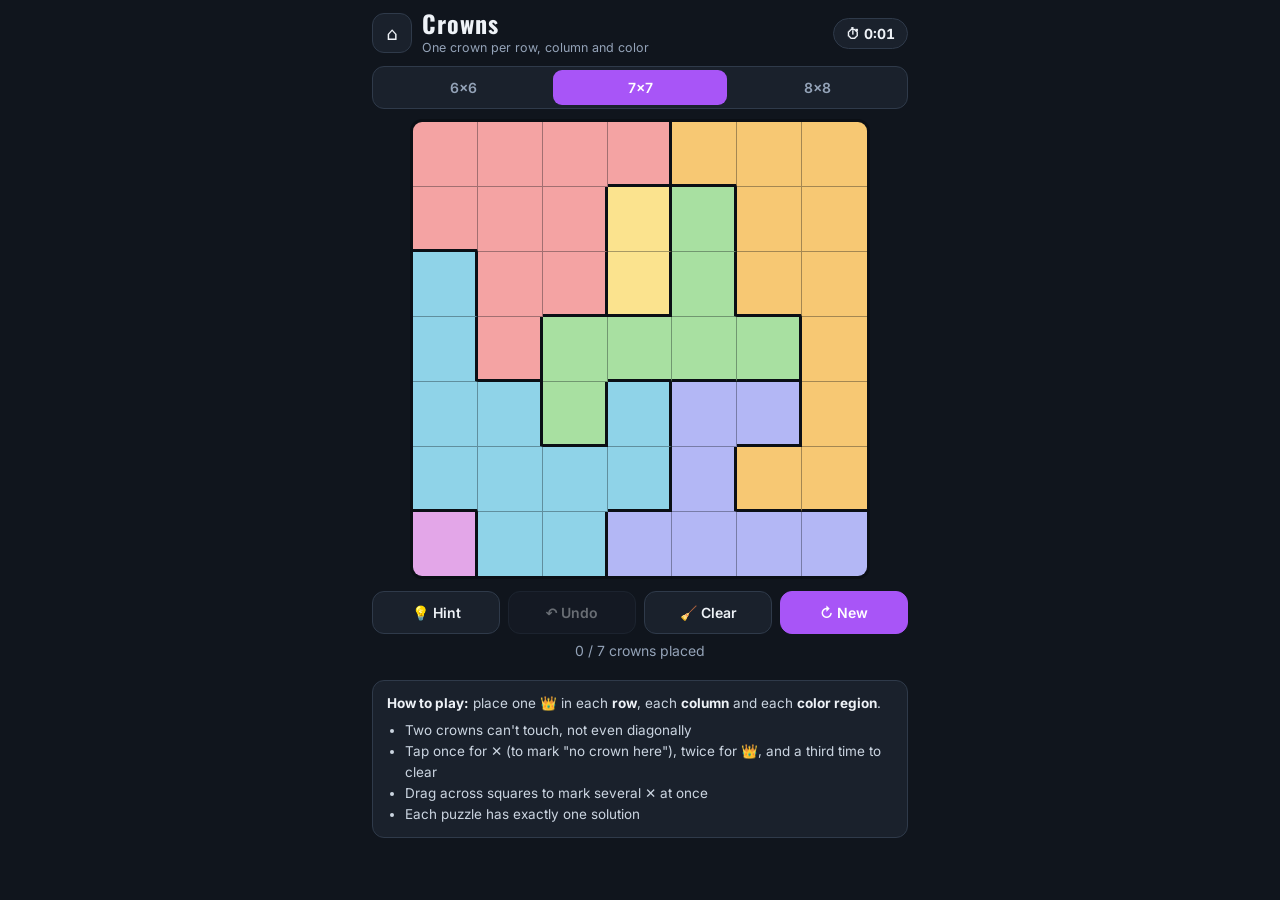
<file: crowns.html>
<!DOCTYPE html>
<html lang="en">
<head>
<meta charset="utf-8">
<meta name="viewport" content="width=device-width, initial-scale=1, maximum-scale=1, viewport-fit=cover">
<title>Crowns · Game Zone</title>
<meta name="description" content="A color-region logic puzzle: place one crown in every row, column and color region, with no two crowns touching.">
<meta name="theme-color" content="#10151d">
<link rel="icon" href="favicon.svg" type="image/svg+xml">
<link rel="preconnect" href="https://fonts.googleapis.com">
<link rel="preconnect" href="https://fonts.gstatic.com" crossorigin>
<link href="https://fonts.googleapis.com/css2?family=Oswald:wght@500;700&family=Inter:wght@400;500;600;700;800&display=swap" rel="stylesheet">
<style>
:root{--bg:#10151d;--panel:#1a212c;--panel2:#232c39;--line:#2f3a4a;--txt:#eef2f7;--mut:#94a3b8;--acc:#a855f7;--good:#3ddc84;--bad:#ff5a5a}
*{box-sizing:border-box;-webkit-tap-highlight-color:transparent}
html,body{margin:0;background:var(--bg);color:var(--txt);font-family:Inter,system-ui,-apple-system,sans-serif}
body{min-height:100vh;min-height:100dvh;padding:env(safe-area-inset-top) env(safe-area-inset-right) env(safe-area-inset-bottom) env(safe-area-inset-left)}
button{font:inherit;color:inherit;cursor:pointer}
[hidden]{display:none!important}
.wrap{max-width:560px;margin:0 auto;padding:10px 12px 28px}
.top{display:flex;align-items:center;gap:10px;margin-bottom:10px}
.home{display:grid;place-items:center;width:40px;height:40px;border-radius:12px;background:var(--panel);border:1px solid var(--line);color:var(--txt);text-decoration:none;font-size:18px;flex:none}
.ttl{flex:1;min-width:0}
.ttl h1{font-family:Oswald,sans-serif;font-size:24px;letter-spacing:1px;margin:0;line-height:1.1}
.ttl small{color:var(--mut);font-size:12.5px}
.pill{background:var(--panel);border:1px solid var(--line);border-radius:20px;padding:6px 12px;font-weight:700;font-variant-numeric:tabular-nums;font-size:14px}
.seg{display:flex;background:var(--panel);border:1px solid var(--line);border-radius:12px;padding:3px;gap:3px;margin-bottom:10px}
.seg button{flex:1;border:0;background:transparent;padding:9px 4px;border-radius:9px;font-weight:600;color:var(--mut);font-size:14px}
.seg button.on{background:var(--acc);color:#fff}
.tools{display:flex;gap:8px;margin-top:12px;flex-wrap:wrap}
.tools button,.btn{flex:1;min-width:0;border:1px solid var(--line);background:var(--panel);border-radius:12px;padding:12px 6px;font-weight:600;font-size:14px}
.btn.pri,.tools button.pri{background:var(--acc);border-color:var(--acc);color:#fff}
button:disabled{opacity:.4}
.rules{margin-top:16px;background:var(--panel);border:1px solid var(--line);border-radius:12px;padding:12px 14px;font-size:13.5px;color:#cbd5e1;line-height:1.55}
.rules b{color:var(--txt)}
.rules ul{margin:6px 0 0;padding-left:18px}
.msg{min-height:22px;text-align:center;color:var(--mut);font-size:14px;margin-top:8px}
.ov{position:fixed;inset:0;background:rgba(0,0,0,.6);display:flex;align-items:center;justify-content:center;z-index:50;padding:20px}
.card{background:var(--panel);border:1px solid var(--line);border-radius:18px;padding:22px 18px;max-width:340px;width:100%;text-align:center}
.card h2{font-family:Oswald,sans-serif;font-size:30px;margin:0 0 6px;letter-spacing:1px}
.card p{color:var(--mut);margin:0 0 16px;line-height:1.5}
.card .row{display:flex;gap:8px}
@keyframes pop{0%{transform:scale(.6);opacity:0}100%{transform:scale(1);opacity:1}}
.card{animation:pop .25s ease-out}
.board{display:grid;max-width:460px;margin:0 auto;aspect-ratio:1;border:3px solid #0b0f15;border-radius:12px;overflow:hidden;background:#0b0f15;touch-action:none}
.c{border:0;padding:0;display:grid;place-items:center;position:relative;font-size:min(7vw,30px);color:#1f2937;user-select:none;-webkit-user-select:none}
.c .x{font-size:.6em;opacity:.55;font-weight:800}
.c .q{animation:pop .15s ease-out;filter:drop-shadow(0 1px 0 rgba(255,255,255,.4))}
.c.bad .q{color:#dc2626}
.c.bad::after{content:'';position:absolute;inset:0;background:repeating-linear-gradient(45deg,rgba(220,38,38,.28) 0 6px,transparent 6px 12px)}
.solved .c{animation:shine .8s ease-out both}
@keyframes shine{40%{filter:brightness(1.35)}}
</style>
</head>
<body>
<div class="wrap">
  <div class="top"><a class="home" href="index.html" aria-label="Home">⌂</a><div class="ttl"><h1>Crowns</h1><small>One crown per row, column and color</small></div><div class="pill" id="timer">⏱ 0:00</div></div>
  <div class="seg" id="sizeSeg"><button data-n="6">6×6</button><button data-n="7" class="on">7×7</button><button data-n="8">8×8</button></div>
  <div class="board" id="board"></div>
  <div class="tools"><button id="hintBtn">💡 Hint</button><button id="undoBtn">↶ Undo</button><button id="clearBtn">🧹 Clear</button><button id="newBtn" class="pri">↻ New</button></div>
  <div class="msg" id="msg"></div>
  <div class="rules"><b>How to play:</b> place one 👑 in each <b>row</b>, each <b>column</b> and each <b>color region</b>.
  <ul><li>Two crowns can't touch, not even diagonally</li><li>Tap once for ✕ (to mark "no crown here"), twice for 👑, and a third time to clear</li><li>Drag across squares to mark several ✕ at once</li><li>Each puzzle has exactly one solution</li></ul></div>
</div>
<div class="ov" id="winOv" hidden><div class="card"><h2 id="winT">Solved!</h2><p id="winP"></p><div class="row"><button class="btn" id="winClose">Close</button><button class="btn pri" id="winNext">New game</button></div></div></div>
<script>
var $ = function (s) { return document.querySelector(s); };
function fmt(s) { s = Math.floor(s); return Math.floor(s / 60) + ':' + ('0' + s % 60).slice(-2); }
function store(k, v) { try { if (v === undefined) return JSON.parse(localStorage.getItem(k) || 'null'); localStorage.setItem(k, JSON.stringify(v)); } catch (e) { return null; } }
function shuffle(a) { for (var i = a.length - 1; i > 0; i--) { var j = Math.floor(Math.random() * (i + 1)), t = a[i]; a[i] = a[j]; a[j] = t; } return a; }
var Timer = { t0: 0, acc: 0, run: false, id: 0, el: null,
  start: function (el) { this.el = el; this.acc = 0; this.t0 = Date.now(); this.run = true; this.tick(); clearInterval(this.id); var s = this; this.id = setInterval(function () { s.tick(); }, 500); },
  stop: function () { if (this.run) this.acc += (Date.now() - this.t0) / 1000; this.run = false; clearInterval(this.id); this.tick(); return this.acc; },
  secs: function () { return this.acc + (this.run ? (Date.now() - this.t0) / 1000 : 0); },
  tick: function () { if (this.el) this.el.textContent = '⏱ ' + fmt(this.secs()); } };
document.addEventListener('visibilitychange', function () { if (!Timer.el) return; if (document.hidden && Timer.run) { Timer.acc += (Date.now() - Timer.t0) / 1000; Timer.paused = true; Timer.run = false; } else if (!document.hidden && Timer.paused) { Timer.paused = false; Timer.t0 = Date.now(); Timer.run = true; } });
function showWin(title, text, onNext) { $('#winT').textContent = title; $('#winP').innerHTML = text; $('#winOv').hidden = false; $('#winNext').onclick = function () { $('#winOv').hidden = true; onNext(); }; }
$('#winClose').onclick = function () { $('#winOv').hidden = true; };
var COLORS = ['#f4a3a3', '#f7c873', '#fbe38e', '#a8e0a1', '#8fd3e8', '#b3b7f5', '#e3a6e8', '#f2b8cf', '#c8d6a0', '#a9d8c8'];
var S = { n: +(store('cr_n') || 7), hist: [], hints: 0, done: false };
function solveQ(n, reg, limit) {
  var cols = [], used = {}, count = 0, sol = null;
  (function rec(r, prev) {
    if (count >= limit) return;
    if (r === n) { count++; if (!sol) sol = cols.slice(); return; }
    for (var c = 0; c < n; c++) {
      if (cols.indexOf(c) >= 0 || (r > 0 && Math.abs(c - prev) <= 1)) continue;
      var g = reg[r * n + c]; if (used[g]) continue;
      used[g] = 1; cols.push(c); rec(r + 1, c); cols.pop(); used[g] = 0;
      if (count >= limit) return;
    }
  })(0, -9);
  return { count: count, sol: sol };
}
function solveAll(n, reg, limit) {
  var out = [], cols = [], used = {};
  (function rec(r, prev) {
    if (out.length >= limit) return;
    if (r === n) { out.push(cols.slice()); return; }
    for (var c = 0; c < n; c++) {
      if (cols.indexOf(c) >= 0 || (r > 0 && Math.abs(c - prev) <= 1)) continue;
      var g = reg[r * n + c]; if (used[g]) continue;
      used[g] = 1; cols.push(c); rec(r + 1, c); cols.pop(); used[g] = 0;
      if (out.length >= limit) return;
    }
  })(0, -9);
  return out;
}
function connectedWithout(reg, n, g, skip) {
  var cells = []; for (var i = 0; i < n * n; i++) if (reg[i] === g && i !== skip) cells.push(i);
  if (!cells.length) return false;
  var seen = {}, st = [cells[0]]; seen[cells[0]] = 1; var cnt = 1;
  while (st.length) { var c = st.pop(), r = Math.floor(c / n), k = c % n;
    [[r - 1, k], [r + 1, k], [r, k - 1], [r, k + 1]].forEach(function (q) { if (q[0] < 0 || q[0] >= n || q[1] < 0 || q[1] >= n) return; var j = q[0] * n + q[1]; if (j !== skip && reg[j] === g && !seen[j]) { seen[j] = 1; cnt++; st.push(j); } }); }
  return cnt === cells.length;
}
function generate(n) {
  for (var tries = 0; tries < 300; tries++) { generate.tries = tries;
    // random non-touching placement
    var perm = null;
    for (var t = 0; t < 200 && !perm; t++) {
      var p = shuffle(Array.from({ length: n }, function (_, i) { return i; })), ok = true;
      for (var r = 1; r < n; r++) if (Math.abs(p[r] - p[r - 1]) <= 1) { ok = false; break; }
      if (ok) perm = p;
    }
    if (!perm) continue;
    var reg = Array(n * n).fill(-1), front = [];
    for (r = 0; r < n; r++) { reg[r * n + perm[r]] = r; front.push(r * n + perm[r]); }
    var filled = n, size = Array(n).fill(1);
    while (filled < n * n) {
      // grow smaller regions more often so shapes stay balanced
      var tot = 0, wts = front.map(function (cell) { var w = 1 / Math.pow(size[reg[cell]], 1.3); tot += w; return w; });
      var pick = Math.random() * tot, fi = 0; while (fi < front.length - 1 && (pick -= wts[fi]) > 0) fi++;
      var cell = front[fi], cr = Math.floor(cell / n), cc = cell % n;
      var nb = [[cr - 1, cc], [cr + 1, cc], [cr, cc - 1], [cr, cc + 1]].filter(function (q) { return q[0] >= 0 && q[0] < n && q[1] >= 0 && q[1] < n && reg[q[0] * n + q[1]] < 0; });
      if (!nb.length) { front.splice(fi, 1); continue; }
      var q = nb[Math.floor(Math.random() * nb.length)], qi = q[0] * n + q[1];
      reg[qi] = reg[cell]; size[reg[cell]]++; front.push(qi); filled++;
    }
    // repair: while another solution exists, move one of its crown squares into a neighbouring region
    var qcell = {}; for (r = 0; r < n; r++) qcell[r * n + perm[r]] = 1;
    for (var it = 0; it < 120; it++) {
      var sols = solveAll(n, reg, 3), other = null;
      for (var k = 0; k < sols.length; k++) if (sols[k].join() !== perm.join()) { other = sols[k]; break; }
      if (!other) return { reg: reg, sol: perm };
      var rows = shuffle(Array.from({ length: n }, function (_, i) { return i; }).filter(function (i) { return other[i] !== perm[i]; })), changed = false;
      for (var a = 0; a < rows.length && !changed; a++) {
        var x = rows[a] * n + other[rows[a]]; if (qcell[x]) continue;
        var xr = rows[a], xc = other[rows[a]], g0 = reg[x];
        var nbs = shuffle([[xr - 1, xc], [xr + 1, xc], [xr, xc - 1], [xr, xc + 1]].filter(function (q) { return q[0] >= 0 && q[0] < n && q[1] >= 0 && q[1] < n && reg[q[0] * n + q[1]] !== g0; }));
        if (!nbs.length || !connectedWithout(reg, n, g0, x)) continue;
        reg[x] = reg[nbs[0][0] * n + nbs[0][1]]; changed = true;
      }
      if (!changed) break;
    }
  }
  return null;
}
var cells = [];
function build() {
  var n = S.n, bd = $('#board'); bd.innerHTML = ''; cells = [];
  bd.style.gridTemplateColumns = 'repeat(' + n + ',1fr)'; bd.style.gridTemplateRows = 'repeat(' + n + ',1fr)';
  for (var i = 0; i < n * n; i++) { var b = document.createElement('button'); b.className = 'c'; b.dataset.i = i; bd.appendChild(b); cells.push(b); }
}
function newGame() {
  var g = generate(S.n); S.reg = g.reg; S.sol = g.sol; S.cur = Array(S.n * S.n).fill(0); S.hist = []; S.hints = 0; S.done = false;
  build(); $('#board').classList.remove('solved'); Timer.start($('#timer')); draw();
}
function setCell(i, v) { if (S.cur[i] === v) return; S.hist.push([i, S.cur[i]]); S.cur[i] = v; }
// pointer: tap cycles; drag marks X
var drag = null;
$('#board').addEventListener('pointerdown', function (e) {
  var t = e.target.closest('.c'); if (!t || S.done) return;
  e.preventDefault(); drag = { start: +t.dataset.i, moved: false, batch: S.hist.length };
  try { $('#board').setPointerCapture(e.pointerId); } catch (err) {}
});
$('#board').addEventListener('pointermove', function (e) {
  if (!drag) return;
  var el = document.elementFromPoint(e.clientX, e.clientY), t = el && el.closest && el.closest('.c'); if (!t) return;
  var i = +t.dataset.i;
  if (i !== drag.start || drag.moved) {
    if (!drag.moved) { drag.moved = true; if (!S.cur[drag.start]) setCell(drag.start, 1); }
    if (!S.cur[i]) { setCell(i, 1); draw(); }
  }
});
function endDrag() {
  if (!drag) return;
  if (!drag.moved) { var i = drag.start; setCell(i, (S.cur[i] + 1) % 3); }
  else if (S.hist.length > drag.batch) S.hist.push(['batch', S.hist.length - drag.batch]);
  drag = null; draw(); check();
}
$('#board').addEventListener('pointerup', endDrag); $('#board').addEventListener('pointercancel', endDrag);
function conflicts() {
  var n = S.n, qs = [], bad = {};
  for (var i = 0; i < n * n; i++) if (S.cur[i] === 2) qs.push(i);
  for (var a = 0; a < qs.length; a++) for (var b = a + 1; b < qs.length; b++) {
    var p = qs[a], q = qs[b], pr = Math.floor(p / n), pc = p % n, qr = Math.floor(q / n), qc = q % n;
    if (pr === qr || pc === qc || S.reg[p] === S.reg[q] || (Math.abs(pr - qr) <= 1 && Math.abs(pc - qc) <= 1)) { bad[p] = bad[q] = 1; }
  }
  return { bad: bad, count: qs.length };
}
function draw() {
  var n = S.n, cf = conflicts();
  for (var i = 0; i < n * n; i++) {
    var b = cells[i], v = S.cur[i], r = Math.floor(i / n), c = i % n, g = S.reg[i];
    b.style.background = COLORS[g % COLORS.length];
    var bw = function (o) { return o ? '3px solid #0b0f15' : '1px solid rgba(11,15,21,.35)'; };
    b.style.borderRight = c < n - 1 ? bw(S.reg[i + 1] !== g) : '0';
    b.style.borderBottom = r < n - 1 ? bw(S.reg[i + n] !== g) : '0';
    b.innerHTML = v === 1 ? '<span class="x">✕</span>' : v === 2 ? '<span class="q">👑</span>' : '';
    b.classList.toggle('bad', !!cf.bad[i]);
  }
  $('#msg').textContent = S.done ? 'Solved!' : cf.count + ' / ' + n + ' crowns placed' + (Object.keys(cf.bad).length ? ' · some crowns clash' : '') + (S.hints ? ' · ' + S.hints + ' hint' + (S.hints > 1 ? 's' : '') : '');
  $('#undoBtn').disabled = !S.hist.length || S.done;
  document.querySelectorAll('#sizeSeg button').forEach(function (b) { b.classList.toggle('on', +b.dataset.n === S.n); });
}
function check() {
  var n = S.n;
  for (var r = 0; r < n; r++) for (var c = 0; c < n; c++) { var want = S.sol[r] === c; if (want !== (S.cur[r * n + c] === 2)) return; }
  S.done = true; var t = Timer.stop(); draw(); $('#board').classList.add('solved');
  var key = 'cr_best_' + n, best = store(key), nb = !S.hints && (!best || t < best); if (nb) store(key, t);
  setTimeout(function () { showWin('Solved! 👑', n + '×' + n + ' in <b>' + fmt(t) + '</b>' + (S.hints ? ' · ' + S.hints + ' hint' + (S.hints > 1 ? 's' : '') : '') + '<br>' + (nb ? '⭐ New best!' : (store(key) ? 'Best (no hints): ' + fmt(store(key)) : '')), newGame); }, 800);
}
$('#hintBtn').onclick = function () {
  if (S.done) return;
  var n = S.n, i;
  // first fix a wrong crown, else reveal a missing crown
  for (i = 0; i < n * n; i++) if (S.cur[i] === 2 && S.sol[Math.floor(i / n)] !== i % n) { setCell(i, 1); S.hints++; flash(i); draw(); return; }
  var rows = []; for (var r = 0; r < n; r++) if (S.cur[r * n + S.sol[r]] !== 2) rows.push(r);
  if (!rows.length) return;
  r = rows[Math.floor(Math.random() * rows.length)]; i = r * n + S.sol[r]; setCell(i, 2); S.hints++; flash(i); draw(); check();
};
function flash(i) { cells[i].animate([{ boxShadow: 'inset 0 0 0 5px #fff' }, { boxShadow: 'inset 0 0 0 0 #fff' }], { duration: 900 }); }
$('#undoBtn').onclick = function () {
  var h = S.hist.pop(); if (!h) return;
  if (h[0] === 'batch') { for (var k = 0; k < h[1]; k++) { var x = S.hist.pop(); S.cur[x[0]] = x[1]; } }
  else S.cur[h[0]] = h[1];
  draw();
};
$('#clearBtn').onclick = function () { if (S.done) return; S.cur = Array(S.n * S.n).fill(0); S.hist = []; draw(); };
$('#newBtn').onclick = newGame;
document.querySelectorAll('#sizeSeg button').forEach(function (b) { b.onclick = function () { S.n = +b.dataset.n; store('cr_n', S.n); newGame(); }; });
newGame();
</script>
</body>
</html>
</file>
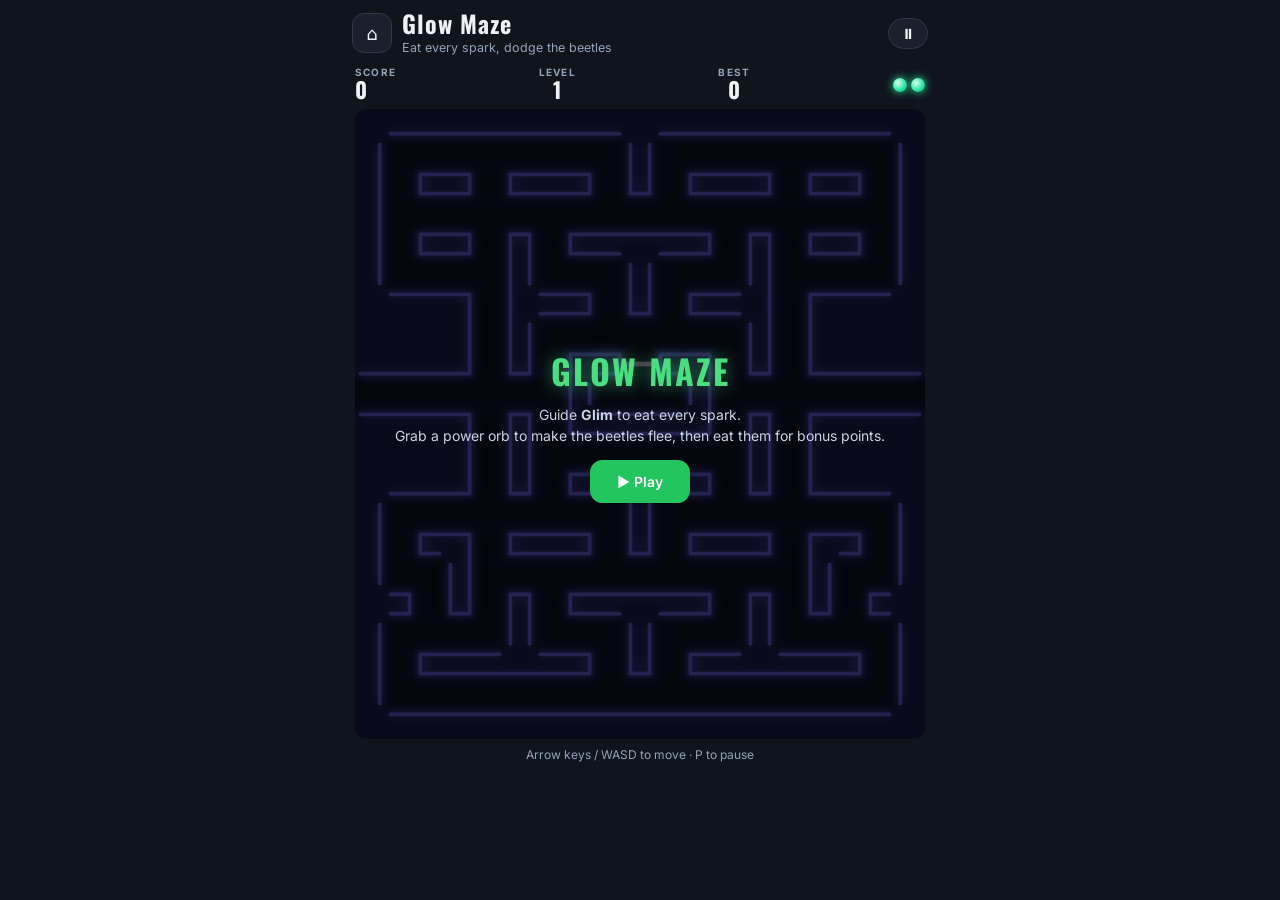
<file: glowmaze.html>
<!DOCTYPE html>
<html lang="en">
<head>
<meta charset="utf-8">
<meta name="viewport" content="width=device-width, initial-scale=1, maximum-scale=1, viewport-fit=cover">
<title>Glow Maze · Game Zone</title>
<meta name="description" content="An arcade maze chase: guide Glim through the maze, eat every spark and turn the tables on the beetles with power orbs.">
<meta name="theme-color" content="#10151d">
<link rel="icon" href="favicon.svg" type="image/svg+xml">
<link rel="preconnect" href="https://fonts.googleapis.com">
<link rel="preconnect" href="https://fonts.gstatic.com" crossorigin>
<link href="https://fonts.googleapis.com/css2?family=Oswald:wght@500;700&family=Inter:wght@400;500;600;700;800&display=swap" rel="stylesheet">
<style>
:root{--bg:#10151d;--panel:#1a212c;--panel2:#232c39;--line:#2f3a4a;--txt:#eef2f7;--mut:#94a3b8;--acc:#22c55e;--good:#3ddc84;--bad:#ff5a5a}
*{box-sizing:border-box;-webkit-tap-highlight-color:transparent}
html,body{margin:0;background:var(--bg);color:var(--txt);font-family:Inter,system-ui,-apple-system,sans-serif}
body{min-height:100vh;min-height:100dvh;padding:env(safe-area-inset-top) env(safe-area-inset-right) env(safe-area-inset-bottom) env(safe-area-inset-left)}
button{font:inherit;color:inherit;cursor:pointer}
[hidden]{display:none!important}
.wrap{max-width:560px;margin:0 auto;padding:10px 12px 28px}
.top{display:flex;align-items:center;gap:10px;margin-bottom:10px}
.home{display:grid;place-items:center;width:40px;height:40px;border-radius:12px;background:var(--panel);border:1px solid var(--line);color:var(--txt);text-decoration:none;font-size:18px;flex:none}
.ttl{flex:1;min-width:0}
.ttl h1{font-family:Oswald,sans-serif;font-size:24px;letter-spacing:1px;margin:0;line-height:1.1}
.ttl small{color:var(--mut);font-size:12.5px}
.pill{background:var(--panel);border:1px solid var(--line);border-radius:20px;padding:6px 12px;font-weight:700;font-variant-numeric:tabular-nums;font-size:14px}
.seg{display:flex;background:var(--panel);border:1px solid var(--line);border-radius:12px;padding:3px;gap:3px;margin-bottom:10px}
.seg button{flex:1;border:0;background:transparent;padding:9px 4px;border-radius:9px;font-weight:600;color:var(--mut);font-size:14px}
.seg button.on{background:var(--acc);color:#fff}
.tools{display:flex;gap:8px;margin-top:12px;flex-wrap:wrap}
.tools button,.btn{flex:1;min-width:0;border:1px solid var(--line);background:var(--panel);border-radius:12px;padding:12px 6px;font-weight:600;font-size:14px}
.btn.pri,.tools button.pri{background:var(--acc);border-color:var(--acc);color:#fff}
button:disabled{opacity:.4}
.rules{margin-top:16px;background:var(--panel);border:1px solid var(--line);border-radius:12px;padding:12px 14px;font-size:13.5px;color:#cbd5e1;line-height:1.55}
.rules b{color:var(--txt)}
.rules ul{margin:6px 0 0;padding-left:18px}
.msg{min-height:22px;text-align:center;color:var(--mut);font-size:14px;margin-top:8px}
.ov{position:fixed;inset:0;background:rgba(0,0,0,.6);display:flex;align-items:center;justify-content:center;z-index:50;padding:20px}
.card{background:var(--panel);border:1px solid var(--line);border-radius:18px;padding:22px 18px;max-width:340px;width:100%;text-align:center}
.card h2{font-family:Oswald,sans-serif;font-size:30px;margin:0 0 6px;letter-spacing:1px}
.card p{color:var(--mut);margin:0 0 16px;line-height:1.5}
.card .row{display:flex;gap:8px}
@keyframes pop{0%{transform:scale(.6);opacity:0}100%{transform:scale(1);opacity:1}}
.card{animation:pop .25s ease-out}
.wrap{max-width:600px;padding-bottom:12px}
.hud{display:flex;justify-content:space-between;align-items:center;margin:0 auto 6px;font-weight:700;font-variant-numeric:tabular-nums}
.hud .lbl{font-size:10px;color:var(--mut);letter-spacing:1.2px;text-transform:uppercase;display:block}
.hud .v{font-family:Oswald,sans-serif;font-size:22px;line-height:1}
.lives{display:flex;gap:4px;align-items:center}
.lives i{width:14px;height:14px;border-radius:50%;background:radial-gradient(circle at 35% 35%,#d9fff0,#2ee6a6 55%,#0f9f73);box-shadow:0 0 8px #2ee6a6}
.stage{position:relative;margin:0 auto;touch-action:none}
canvas{display:block;border-radius:12px;background:#05060f}
.ovl{position:absolute;inset:0;display:flex;flex-direction:column;align-items:center;justify-content:center;background:rgba(5,6,15,.72);border-radius:12px;text-align:center;padding:16px}
.ovl h2{font-family:Oswald,sans-serif;font-size:34px;margin:0 0 4px;letter-spacing:2px;color:#4ade80;text-shadow:0 0 18px rgba(74,222,128,.6)}
.ovl p{color:#cbd5e1;margin:4px 0 14px;font-size:14px;line-height:1.5}
.ovl .btn{flex:none;padding:12px 26px}
.dpad{display:grid;grid-template-columns:repeat(3,64px);grid-template-rows:repeat(3,52px);gap:6px;justify-content:center;margin:10px auto 0;user-select:none;-webkit-user-select:none}
.dpad button{border:1px solid var(--line);background:var(--panel);border-radius:14px;font-size:22px;touch-action:none}
.dpad button:active,.dpad button.on{background:var(--acc);color:#04130a}
.dpad .u{grid-column:2;grid-row:1}.dpad .l{grid-column:1;grid-row:2}.dpad .r{grid-column:3;grid-row:2}.dpad .d{grid-column:2;grid-row:3}
.small{font-size:12px;color:var(--mut);text-align:center;margin-top:8px}
</style>
</head>
<body>
<div class="wrap">
  <div class="top"><a class="home" href="index.html" aria-label="Home">⌂</a><div class="ttl"><h1>Glow Maze</h1><small>Eat every spark, dodge the beetles</small></div><button class="pill" id="pauseBtn" style="cursor:pointer">⏸</button></div>
  <div class="hud" id="hud"><div><span class="lbl">Score</span><span class="v" id="score">0</span></div><div style="text-align:center"><span class="lbl">Level</span><span class="v" id="level">1</span></div><div style="text-align:center"><span class="lbl">Best</span><span class="v" id="best">0</span></div><div class="lives" id="lives"></div></div>
  <div class="stage" id="stage"><canvas id="cv"></canvas>
    <div class="ovl" id="startOv"><h2>GLOW MAZE</h2><p>Guide <b>Glim</b> to eat every spark.<br>Grab a power orb to make the beetles flee, then eat them for bonus points.</p><button class="btn pri" id="startBtn">▶ Play</button></div>
    <div class="ovl" id="pauseOv" hidden><h2>PAUSED</h2><p></p><button class="btn pri" id="resumeBtn">▶ Resume</button></div>
    <div class="ovl" id="overOv" hidden><h2 id="overT">GAME OVER</h2><p id="overP"></p><button class="btn pri" id="againBtn">↻ Play again</button></div>
  </div>
  <div class="dpad" id="dpad"><button class="u" data-d="0">▲</button><button class="l" data-d="3">◀</button><button class="r" data-d="1">▶</button><button class="d" data-d="2">▼</button></div>
  <div class="small" id="ctrlHint">Swipe on the maze or use the arrows · Keyboard: arrow keys / WASD · P to pause</div>
</div>
<div class="ov" id="winOv" hidden><div class="card"><h2 id="winT">Solved!</h2><p id="winP"></p><div class="row"><button class="btn" id="winClose">Close</button><button class="btn pri" id="winNext">New game</button></div></div></div>
<script>
var $ = function (s) { return document.querySelector(s); };
function fmt(s) { s = Math.floor(s); return Math.floor(s / 60) + ':' + ('0' + s % 60).slice(-2); }
function store(k, v) { try { if (v === undefined) return JSON.parse(localStorage.getItem(k) || 'null'); localStorage.setItem(k, JSON.stringify(v)); } catch (e) { return null; } }
function shuffle(a) { for (var i = a.length - 1; i > 0; i--) { var j = Math.floor(Math.random() * (i + 1)), t = a[i]; a[i] = a[j]; a[j] = t; } return a; }
var Timer = { t0: 0, acc: 0, run: false, id: 0, el: null,
  start: function (el) { this.el = el; this.acc = 0; this.t0 = Date.now(); this.run = true; this.tick(); clearInterval(this.id); var s = this; this.id = setInterval(function () { s.tick(); }, 500); },
  stop: function () { if (this.run) this.acc += (Date.now() - this.t0) / 1000; this.run = false; clearInterval(this.id); this.tick(); return this.acc; },
  secs: function () { return this.acc + (this.run ? (Date.now() - this.t0) / 1000 : 0); },
  tick: function () { if (this.el) this.el.textContent = '⏱ ' + fmt(this.secs()); } };
document.addEventListener('visibilitychange', function () { if (!Timer.el) return; if (document.hidden && Timer.run) { Timer.acc += (Date.now() - Timer.t0) / 1000; Timer.paused = true; Timer.run = false; } else if (!document.hidden && Timer.paused) { Timer.paused = false; Timer.t0 = Date.now(); Timer.run = true; } });
function showWin(title, text, onNext) { $('#winT').textContent = title; $('#winP').innerHTML = text; $('#winOv').hidden = false; $('#winNext').onclick = function () { $('#winOv').hidden = true; onNext(); }; }
$('#winClose').onclick = function () { $('#winOv').hidden = true; };
var MAP = ["###################", "#o.......#.......o#", "#.##.###.#.###.##.#", "#.................#", "#.##.#.#####.#.##.#", "#....#...#...#....#", "####.### # ###.####", "####.#       #.####", "####.# ##-## #.####", "    .  #HHH#  .    ", "####.# ##### #.####", "####.#       #.####", "####.# ##### #.####", "#........#........#", "#.##.###.#.###.##.#", "#o.#.....P.....#.o#", "##.#.#.#####.#.#.##", "#....#...#...#....#", "#.######.#.######.#", "#.................#", "###################"];
var W = 19, H = 21, DX = [0, 1, 0, -1], DY = [-1, 0, 1, 0];
var cv = $('#cv'), ctx = cv.getContext('2d'), T = 20, DPR = 1;
var isTouch = ('ontouchstart' in window) || navigator.maxTouchPoints > 0;
if (!isTouch) { $('#dpad').hidden = true; $('#ctrlHint').textContent = 'Arrow keys / WASD to move · P to pause'; }
function fit() {
  var availW = Math.min(window.innerWidth - 24, 576), availH = window.innerHeight - 140 - (isTouch ? 190 : 20);
  T = Math.max(12, Math.floor(Math.min(availW / W, availH / H)));
  DPR = Math.min(2, window.devicePixelRatio || 1);
  cv.width = W * T * DPR; cv.height = H * T * DPR; cv.style.width = W * T + 'px'; cv.style.height = H * T + 'px';
  $('#stage').style.width = W * T + 'px'; $('#hud').style.width = W * T + 'px';
  drawMazeLayer();
}
window.addEventListener('resize', fit);
function tile(x, y) { if (y < 0 || y >= H) return '#'; x = (x + W) % W; return MAP[y][x]; }
function openFor(x, y, ghost, allowDoor) { var t = tile(x, y); if (t === '#') return false; if ((t === '-' || t === 'H') && !(ghost && allowDoor)) return false; return true; }
// ----- maze layer (pre-rendered) -----
var mazeCv = document.createElement('canvas'), mctx = mazeCv.getContext('2d');
function drawMazeLayer() {
  mazeCv.width = cv.width; mazeCv.height = cv.height; var c = mctx; c.setTransform(DPR, 0, 0, DPR, 0, 0);
  c.clearRect(0, 0, W * T, H * T);
  for (var y = 0; y < H; y++) for (var x = 0; x < W; x++) {
    if (MAP[y][x] !== '#') continue;
    c.fillStyle = '#12123a'; c.fillRect(x * T, y * T, T, T);
  }
  c.strokeStyle = '#7c6cff'; c.lineWidth = Math.max(2, T / 8); c.lineCap = 'round'; c.shadowColor = '#7c6cff'; c.shadowBlur = T / 2.5;
  c.beginPath();
  var isW = function (x, y) { return x < 0 || x >= W || y < 0 || y >= H ? false : MAP[y][x] === '#'; };
  for (y = 0; y < H; y++) for (x = 0; x < W; x++) {
    if (!isW(x, y)) continue; var px = x * T, py = y * T, i = T * 0.18;
    if (y > 0 && !isW(x, y - 1)) { c.moveTo(px + (isW(x - 1, y) && !isW(x - 1, y - 1) ? 0 : i), py + i); c.lineTo(px + T - (isW(x + 1, y) && !isW(x + 1, y - 1) ? 0 : i), py + i); }
    if (y < H - 1 && !isW(x, y + 1)) { c.moveTo(px + (isW(x - 1, y) && !isW(x - 1, y + 1) ? 0 : i), py + T - i); c.lineTo(px + T - (isW(x + 1, y) && !isW(x + 1, y + 1) ? 0 : i), py + T - i); }
    if (x > 0 && !isW(x - 1, y)) { c.moveTo(px + i, py + (isW(x, y - 1) && !isW(x - 1, y - 1) ? 0 : i)); c.lineTo(px + i, py + T - (isW(x, y + 1) && !isW(x - 1, y + 1) ? 0 : i)); }
    if (x < W - 1 && !isW(x + 1, y)) { c.moveTo(px + T - i, py + (isW(x, y - 1) && !isW(x + 1, y - 1) ? 0 : i)); c.lineTo(px + T - i, py + T - (isW(x, y + 1) && !isW(x + 1, y + 1) ? 0 : i)); }
  }
  c.stroke(); c.shadowBlur = 0;
  // door
  c.fillStyle = '#f9a8d4'; c.fillRect(9 * T, 8 * T + T * 0.42, T, T * 0.16);
}
// ----- game state -----
var G = null, best = +(store('gm_best') || 0);
var BEETLES = [{ name: 'Rubi', col: '#ef4444', dark: '#991b1b', corner: [W - 2, -2] }, { name: 'Pinx', col: '#f472b6', dark: '#9d174d', corner: [1, -2] }, { name: 'Azul', col: '#38bdf8', dark: '#075985', corner: [W - 1, H + 1] }, { name: 'Ambr', col: '#fb923c', dark: '#9a3412', corner: [0, H + 1] }];
function newGame() { G = { score: 0, lives: 3, level: 1, extra: false }; newLevel(); }
function newLevel() {
  G.dots = {}; G.dotCount = 0;
  for (var y = 0; y < H; y++) for (var x = 0; x < W; x++) { var t = MAP[y][x]; if (t === '.' || t === 'o') { G.dots[y * W + x] = t; G.dotCount++; } }
  G.eaten = 0; resetRound();
}
function resetRound() {
  G.p = { x: 9, y: 15, dir: 3, want: 3, prog: 0, moving: false, mouth: 0 };
  G.g = BEETLES.map(function (b, i) {
    var home = [[9, 7], [9, 9], [8, 9], [10, 9]][i];
    return { i: i, x: home[0], y: home[1], dir: i === 0 ? 3 : 0, prog: 0, state: i === 0 ? 'active' : 'house', release: [0, 2.5, 6, 10][i] * Math.max(0.4, 1 - (G.level - 1) * 0.12), t: 0 };
  });
  G.mode = 'scatter'; G.modeT = 0; G.modeIdx = 0; G.fright = 0; G.combo = 0; G.ready = 1.8; G.dying = 0; G.pops = []; G.time = 0;
}
var MODES = [7, 20, 7, 20, 5, 20, 5, 9999];
function speeds() { var l = Math.min(G.level, 8); return { p: 6.4 + l * 0.25, g: 5.8 + l * 0.3, fr: 3.6, eaten: 13, tunnel: 3.2 }; }
// ----- movement -----
function advance(e, speed, dt, chooser) {
  e.prog += speed * dt; var guard = 0;
  while (e.prog >= 1 && guard++ < 4) {
    e.x = (e.x + DX[e.dir] + W) % W; e.y += DY[e.dir]; e.prog -= 1;
    chooser(e);
    if (e.stop) { e.prog = 0; e.stop = false; break; }
  }
}
function playerChoose(p) {
  if (onDot(p.x, p.y)) {}
  if (p.want !== p.dir && openFor(p.x + DX[p.want], p.y + DY[p.want])) p.dir = p.want;
  if (!openFor(p.x + DX[p.dir], p.y + DY[p.dir])) { p.stop = true; p.moving = false; }
}
function onDot() {}
function reverse(e) { if (e.prog > 0) { e.x = (e.x + DX[e.dir] + W) % W; e.y += DY[e.dir]; e.prog = 1 - e.prog; } e.dir = (e.dir + 2) % 4; }
function targetFor(g) {
  var p = G.p, b = BEETLES[g.i];
  if (g.state === 'eaten') return [9, 9];
  if (g.state === 'leaving') return [9, 7];
  if (G.mode === 'scatter') return b.corner;
  if (g.i === 0) return [p.x, p.y];
  if (g.i === 1) return [p.x + DX[p.dir] * 4, p.y + DY[p.dir] * 4];
  if (g.i === 2) { var r = G.g[0], ax = p.x + DX[p.dir] * 2, ay = p.y + DY[p.dir] * 2; return [ax * 2 - r.x, ay * 2 - r.y]; }
  var d = Math.hypot(g.x - p.x, g.y - p.y); return d > 8 ? [p.x, p.y] : b.corner;
}
function ghostChoose(g) {
  if (g.state === 'eaten' && g.x === 9 && g.y === 9) { g.state = 'leaving'; }
  if (g.state === 'leaving' && g.x === 9 && g.y === 7) { g.state = 'active'; }
  var allowDoor = g.state === 'eaten' || g.state === 'leaving';
  var opts = [];
  for (var d = 0; d < 4; d++) {
    if (d === (g.dir + 2) % 4 && !allowDoor) continue;
    var nx = g.x + DX[d], ny = g.y + DY[d];
    if (!openFor(nx, ny, true, allowDoor)) continue;
    if (!allowDoor && (tile(nx, ny) === '-' || tile(nx, ny) === 'H')) continue;
    opts.push(d);
  }
  if (!opts.length) { g.dir = (g.dir + 2) % 4; return; }
  if (G.fright > 0 && g.state === 'active' && g.fr) { g.dir = opts[Math.floor(Math.random() * opts.length)]; return; }
  var tg = targetFor(g), bestD = 1e9, bd = opts[0];
  if (allowDoor) { // avoid oscillating: don't reverse unless it is the only way
    var nr = opts.filter(function (d) { return d !== (g.dir + 2) % 4; }); if (nr.length) opts = nr;
  }
  opts.forEach(function (d) { var nx = g.x + DX[d], ny = g.y + DY[d], dist = (nx - tg[0]) * (nx - tg[0]) + (ny - tg[1]) * (ny - tg[1]); if (dist < bestD) { bestD = dist; bd = d; } });
  g.dir = bd;
}
// ----- update -----
var last = 0, running = false, paused = false;
function loop(now) {
  var dt = Math.min(0.05, (now - last) / 1000 || 0); last = now;
  if (running && !paused) update(dt);
  render(now / 1000);
  requestAnimationFrame(loop);
}
function update(dt) {
  if (G.ready > 0) { G.ready -= dt; return; }
  if (G.dying > 0) { G.dying -= dt; if (G.dying <= 0) afterDeath(); return; }
  G.time += dt;
  var sp = speeds(), p = G.p;
  // modes
  if (G.fright > 0) { G.fright -= dt; if (G.fright <= 0) G.g.forEach(function (g) { g.fr = false; }); }
  else { G.modeT += dt; if (G.modeT > MODES[G.modeIdx]) { G.modeT = 0; G.modeIdx = Math.min(MODES.length - 1, G.modeIdx + 1); G.mode = G.modeIdx % 2 ? 'chase' : 'scatter'; G.g.forEach(function (g) { if (g.state === 'active') reverse(g); }); } }
  // player
  if (!p.moving) { if (openFor(p.x + DX[p.want], p.y + DY[p.want])) { p.dir = p.want; p.moving = true; } }
  else if (p.want === (p.dir + 2) % 4) { p.x = (p.x + DX[p.dir] + W) % W; p.y += DY[p.dir]; p.dir = p.want; p.prog = 1 - p.prog; }
  if (p.moving) { advance(p, tile(p.x, p.y) === ' ' && p.y === 9 ? sp.p * 0.9 : sp.p, dt, playerChoose); p.mouth += dt * 10; }
  eatAt(p.x + (p.prog > 0.5 && p.moving ? DX[p.dir] : 0), p.y + (p.prog > 0.5 && p.moving ? DY[p.dir] : 0));
  // ghosts
  G.g.forEach(function (g) {
    g.t += dt;
    if (g.state === 'house') { g.bob = Math.sin(g.t * 6) * 0.18; if (g.t >= g.release) { g.state = 'leaving'; g.bob = 0; } return; }
    var s = g.state === 'eaten' ? sp.eaten : g.fr ? sp.fr : (g.y === 9 && (g.x < 5 || g.x > 13)) ? sp.tunnel : sp.g;
    if (g.state === 'leaving') s = 4;
    if (g.state === 'leaving' && g.prog === 0 && g.x !== 9) { g.dir = g.x < 9 ? 1 : 3; }
    advance(g, s, dt, ghostChoose);
    if (g.state === 'leaving' && g.x === 9 && g.y === 9 && g.prog === 0) { g.dir = 0; }
  });
  // collisions
  var px = p.x + (p.moving ? DX[p.dir] * p.prog : 0), py = p.y + (p.moving ? DY[p.dir] * p.prog : 0);
  G.g.forEach(function (g) {
    if (g.state === 'house' || g.state === 'eaten') return;
    var gx = g.x + DX[g.dir] * g.prog, gy = g.y + DY[g.dir] * g.prog;
    var dx = Math.abs(gx - px); dx = Math.min(dx, W - dx);
    if (dx * dx + (gy - py) * (gy - py) < 0.45) {
      if (g.fr) { g.fr = false; g.state = 'eaten'; G.combo++; var pts = 100 * Math.pow(2, G.combo); addScore(pts); G.pops.push({ x: gx, y: gy, t: 0, txt: pts }); sfx('eat'); }
      else if (g.state === 'active' || g.state === 'leaving') { G.dying = 1.6; sfx('die'); }
    }
  });
  G.pops = G.pops.filter(function (q) { q.t += dt; return q.t < 1; });
}
function eatAt(x, y) {
  x = (x + W) % W; var k = y * W + x, d = G.dots[k]; if (!d) return;
  delete G.dots[k]; G.eaten++;
  if (d === '.') { addScore(10); sfx('dot'); }
  else { addScore(50); G.fright = Math.max(2, 7 - G.level * 0.7); G.combo = 0; G.g.forEach(function (g) { if (g.state === 'active') { g.fr = true; reverse(g); } }); sfx('power'); }
  // release house beetles faster as sparks are eaten
  G.g.forEach(function (g) { if (g.state === 'house') g.t += 0.15; });
  if (G.eaten >= G.dotCount) levelDone();
}
function addScore(n) {
  G.score += n;
  if (!G.extra && G.score >= 10000) { G.extra = true; G.lives++; sfx('power'); }
  if (G.score > best) { best = G.score; store('gm_best', best); }
  hud();
}
function levelDone() { running = false; sfx('win'); setTimeout(function () { G.level++; newLevel(); hud(); running = true; }, 1600); G.flash = 1.6; }
function afterDeath() {
  G.lives--; hud();
  if (G.lives <= 0) { running = false; $('#overT').textContent = 'GAME OVER'; $('#overP').innerHTML = 'Score <b>' + G.score + '</b> · Level ' + G.level + '<br>' + (G.score >= best && G.score > 0 ? '⭐ New best!' : 'Best: ' + best); $('#overOv').hidden = false; return; }
  resetRound();
}
function hud() {
  $('#score').textContent = G ? G.score : 0; $('#best').textContent = best; $('#level').textContent = G ? G.level : 1;
  var l = ''; for (var i = 0; i < (G ? G.lives - 1 : 2); i++) l += '<i></i>'; $('#lives').innerHTML = l;
}
// ----- render -----
function render(t) {
  ctx.setTransform(DPR, 0, 0, DPR, 0, 0);
  ctx.fillStyle = '#05060f'; ctx.fillRect(0, 0, W * T, H * T);
  if (G && G.flash > 0) { G.flash -= 1 / 60; ctx.globalAlpha = 0.5 + 0.5 * Math.abs(Math.sin(t * 10)); }
  ctx.drawImage(mazeCv, 0, 0, W * T, H * T); ctx.globalAlpha = 1;
  if (!G) return;
  // sparks
  for (var k in G.dots) {
    var x = k % W, y = Math.floor(k / W), cx = x * T + T / 2, cy = y * T + T / 2;
    if (G.dots[k] === '.') { ctx.fillStyle = '#fde68a'; ctx.beginPath(); ctx.arc(cx, cy, Math.max(1.6, T * 0.1), 0, 6.283); ctx.fill(); }
    else { var pr = T * (0.26 + 0.06 * Math.sin(t * 6)); var gr = ctx.createRadialGradient(cx, cy, 0, cx, cy, pr * 1.8); gr.addColorStop(0, '#fff'); gr.addColorStop(0.35, '#fef08a'); gr.addColorStop(1, 'rgba(250,204,21,0)'); ctx.fillStyle = gr; ctx.beginPath(); ctx.arc(cx, cy, pr * 1.8, 0, 6.283); ctx.fill(); }
  }
  // beetles
  G.g.forEach(function (g) {
    var gx = (g.x + DX[g.dir] * g.prog) * T + T / 2, gy = (g.y + DY[g.dir] * g.prog + (g.bob || 0)) * T + T / 2;
    drawBeetle(gx, gy, g, t);
  });
  // player
  var p = G.p, px = (p.x + (p.moving ? DX[p.dir] * p.prog : 0)) * T + T / 2, py = (p.y + (p.moving ? DY[p.dir] * p.prog : 0)) * T + T / 2;
  if (px > W * T) px -= W * T;
  drawGlim(px, py, p, t);
  G.pops.forEach(function (q) { ctx.globalAlpha = 1 - q.t; ctx.fillStyle = '#67e8f9'; ctx.font = '700 ' + Math.round(T * 0.7) + 'px Oswald, sans-serif'; ctx.textAlign = 'center'; ctx.fillText(q.txt, q.x * T + T / 2, q.y * T + T / 2 - q.t * T); ctx.globalAlpha = 1; });
  if (G.ready > 0 && running) { ctx.fillStyle = '#fde047'; ctx.font = '700 ' + Math.round(T * 1.1) + 'px Oswald, sans-serif'; ctx.textAlign = 'center'; ctx.fillText(G.level > 1 && G.eaten === 0 ? 'LEVEL ' + G.level : 'READY!', 9.5 * T, 11.8 * T); }
}
function drawGlim(x, y, p, t) {
  var r = T * 0.44;
  if (G.dying > 0) { var k = 1 - G.dying / 1.6; r *= Math.max(0, 1 - k); ctx.globalAlpha = 1 - k * 0.6; }
  var gl = ctx.createRadialGradient(x, y, r * 0.3, x, y, r * 2); gl.addColorStop(0, 'rgba(46,230,166,.45)'); gl.addColorStop(1, 'rgba(46,230,166,0)');
  ctx.fillStyle = gl; ctx.beginPath(); ctx.arc(x, y, r * 2, 0, 6.283); ctx.fill();
  var squash = p.moving ? 1 + 0.08 * Math.sin(p.mouth) : 1;
  ctx.save(); ctx.translate(x, y); ctx.scale(squash, 2 - squash);
  var body = ctx.createRadialGradient(-r * 0.35, -r * 0.35, r * 0.1, 0, 0, r); body.addColorStop(0, '#d9fff0'); body.addColorStop(0.55, '#2ee6a6'); body.addColorStop(1, '#0f9f73');
  ctx.fillStyle = body; ctx.beginPath(); ctx.arc(0, 0, r, 0, 6.283); ctx.fill();
  ctx.restore();
  // leaf sprout
  ctx.fillStyle = '#84cc16'; ctx.beginPath(); ctx.ellipse(x + r * 0.25, y - r * 1.02, r * 0.32, r * 0.14, -0.6, 0, 6.283); ctx.fill();
  // eyes look toward movement
  var ex = DX[p.dir] * r * 0.22, ey = DY[p.dir] * r * 0.22, blink = (t % 3.2) < 0.12 ? 0.15 : 1;
  [-1, 1].forEach(function (s) {
    ctx.fillStyle = '#fff'; ctx.beginPath(); ctx.ellipse(x + s * r * 0.36 + ex * 0.5, y - r * 0.1 + ey * 0.5, r * 0.24, r * 0.28 * blink, 0, 0, 6.283); ctx.fill();
    ctx.fillStyle = '#0b2b22'; ctx.beginPath(); ctx.arc(x + s * r * 0.36 + ex, y - r * 0.1 + ey, r * 0.12 * (blink < 1 ? 0.5 : 1), 0, 6.283); ctx.fill();
  });
  ctx.globalAlpha = 1;
}
function drawBeetle(x, y, g, t) {
  var b = BEETLES[g.i], r = T * 0.42, fr = g.fr && g.state !== 'eaten';
  var flash = fr && G.fright < 2 && Math.sin(t * 18) > 0;
  if (g.state !== 'eaten') {
    var col = fr ? (flash ? '#e2e8f0' : '#3730a3') : b.col, dark = fr ? (flash ? '#94a3b8' : '#1e1b4b') : b.dark;
    // legs
    ctx.strokeStyle = dark; ctx.lineWidth = Math.max(1.5, T / 12); var lw = Math.sin(t * 14 + g.i) * r * 0.15;
    for (var s = -1; s <= 1; s += 2) for (var k = -1; k <= 1; k++) { ctx.beginPath(); ctx.moveTo(x + s * r * 0.6, y + k * r * 0.4); ctx.lineTo(x + s * r * 1.05, y + k * r * 0.5 + (k ? lw * s : -lw * s)); ctx.stroke(); }
    // antennae
    ctx.beginPath(); ctx.moveTo(x - r * 0.25, y - r * 0.75); ctx.quadraticCurveTo(x - r * 0.5, y - r * 1.3, x - r * 0.75, y - r * 1.15);
    ctx.moveTo(x + r * 0.25, y - r * 0.75); ctx.quadraticCurveTo(x + r * 0.5, y - r * 1.3, x + r * 0.75, y - r * 1.15); ctx.stroke();
    // body
    ctx.fillStyle = col; ctx.beginPath(); ctx.ellipse(x, y + r * 0.08, r * 0.78, r * 0.9, 0, 0, 6.283); ctx.fill();
    ctx.strokeStyle = dark; ctx.lineWidth = Math.max(1.2, T / 16); ctx.beginPath(); ctx.moveTo(x, y - r * 0.35); ctx.lineTo(x, y + r * 0.95); ctx.stroke();
    ctx.fillStyle = dark; ctx.beginPath(); ctx.ellipse(x, y - r * 0.55, r * 0.5, r * 0.32, 0, 0, 6.283); ctx.fill();
    if (!fr) { ctx.fillStyle = 'rgba(255,255,255,.25)'; ctx.beginPath(); ctx.ellipse(x - r * 0.35, y + r * 0.1, r * 0.14, r * 0.3, -0.3, 0, 6.283); ctx.fill(); }
  }
  // eyes
  var ex = DX[g.dir] * r * 0.12, ey = DY[g.dir] * r * 0.12;
  [-1, 1].forEach(function (s) {
    ctx.fillStyle = '#fff'; ctx.beginPath(); ctx.arc(x + s * r * 0.24, y - r * 0.55, r * 0.18, 0, 6.283); ctx.fill();
    ctx.fillStyle = fr ? '#fca5a5' : '#111'; ctx.beginPath(); ctx.arc(x + s * r * 0.24 + ex, y - r * 0.55 + ey, r * 0.09, 0, 6.283); ctx.fill();
  });
}
// ----- input -----
function setWant(d) { if (G) G.p.want = d; }
document.addEventListener('keydown', function (e) {
  var m = { ArrowUp: 0, KeyW: 0, ArrowRight: 1, KeyD: 1, ArrowDown: 2, KeyS: 2, ArrowLeft: 3, KeyA: 3 }[e.code];
  if (m !== undefined) { e.preventDefault(); setWant(m); }
  if (e.code === 'KeyP' || e.code === 'Escape') togglePause();
  if ((e.code === 'Enter' || e.code === 'Space') && !$('#startOv').hidden) start();
});
var sw = null;
$('#stage').addEventListener('pointerdown', function (e) { sw = { x: e.clientX, y: e.clientY }; });
$('#stage').addEventListener('pointermove', function (e) {
  if (!sw) return; var dx = e.clientX - sw.x, dy = e.clientY - sw.y;
  if (Math.abs(dx) > 18 || Math.abs(dy) > 18) { setWant(Math.abs(dx) > Math.abs(dy) ? (dx > 0 ? 1 : 3) : (dy > 0 ? 2 : 0)); sw = { x: e.clientX, y: e.clientY }; }
});
$('#stage').addEventListener('pointerup', function () { sw = null; });
document.querySelectorAll('#dpad button').forEach(function (b) { b.addEventListener('pointerdown', function (e) { e.preventDefault(); ensureAudio(); setWant(+b.dataset.d); }); });
function start() { ensureAudio(); newGame(); hud(); $('#startOv').hidden = true; $('#overOv').hidden = true; running = true; paused = false; }
$('#startBtn').onclick = start; $('#againBtn').onclick = start;
function togglePause() { if (!running && !paused) return; paused = !paused; $('#pauseOv').hidden = !paused; $('#pauseBtn').textContent = paused ? '▶' : '⏸'; }
$('#pauseBtn').onclick = togglePause; $('#resumeBtn').onclick = togglePause;
document.addEventListener('visibilitychange', function () { if (document.hidden && running && !paused) togglePause(); });
// ----- sound -----
var AC = null, muted = false, lastDot = 0;
function ensureAudio() { if (AC) { if (AC.state === 'suspended') AC.resume(); return; } try { AC = new (window.AudioContext || window.webkitAudioContext)(); } catch (e) {} }
function tone(f, d, type, vol, f2) { if (!AC) return; var t = AC.currentTime, o = AC.createOscillator(), g = AC.createGain(); o.type = type || 'square'; o.frequency.setValueAtTime(f, t); if (f2) o.frequency.exponentialRampToValueAtTime(f2, t + d); g.gain.setValueAtTime(vol || 0.05, t); g.gain.exponentialRampToValueAtTime(0.001, t + d); o.connect(g); g.connect(AC.destination); o.start(t); o.stop(t + d); }
function sfx(k) {
  if (!AC) return;
  if (k === 'dot') { var n = performance.now(); if (n - lastDot < 90) return; lastDot = n; tone(G.eaten % 2 ? 520 : 660, 0.06, 'triangle', 0.04); }
  else if (k === 'power') { tone(300, 0.3, 'sawtooth', 0.05, 900); }
  else if (k === 'eat') { tone(900, 0.25, 'square', 0.05, 200); }
  else if (k === 'die') { tone(600, 1.2, 'sawtooth', 0.06, 60); }
  else if (k === 'win') { [523, 659, 784, 1046].forEach(function (f, i) { setTimeout(function () { tone(f, 0.18, 'triangle', 0.06); }, i * 120); }); }
}
fit(); hud(); requestAnimationFrame(loop);
window.__gm = { get G() { return G; }, start: start };
</script>
</body>
</html>
</file>
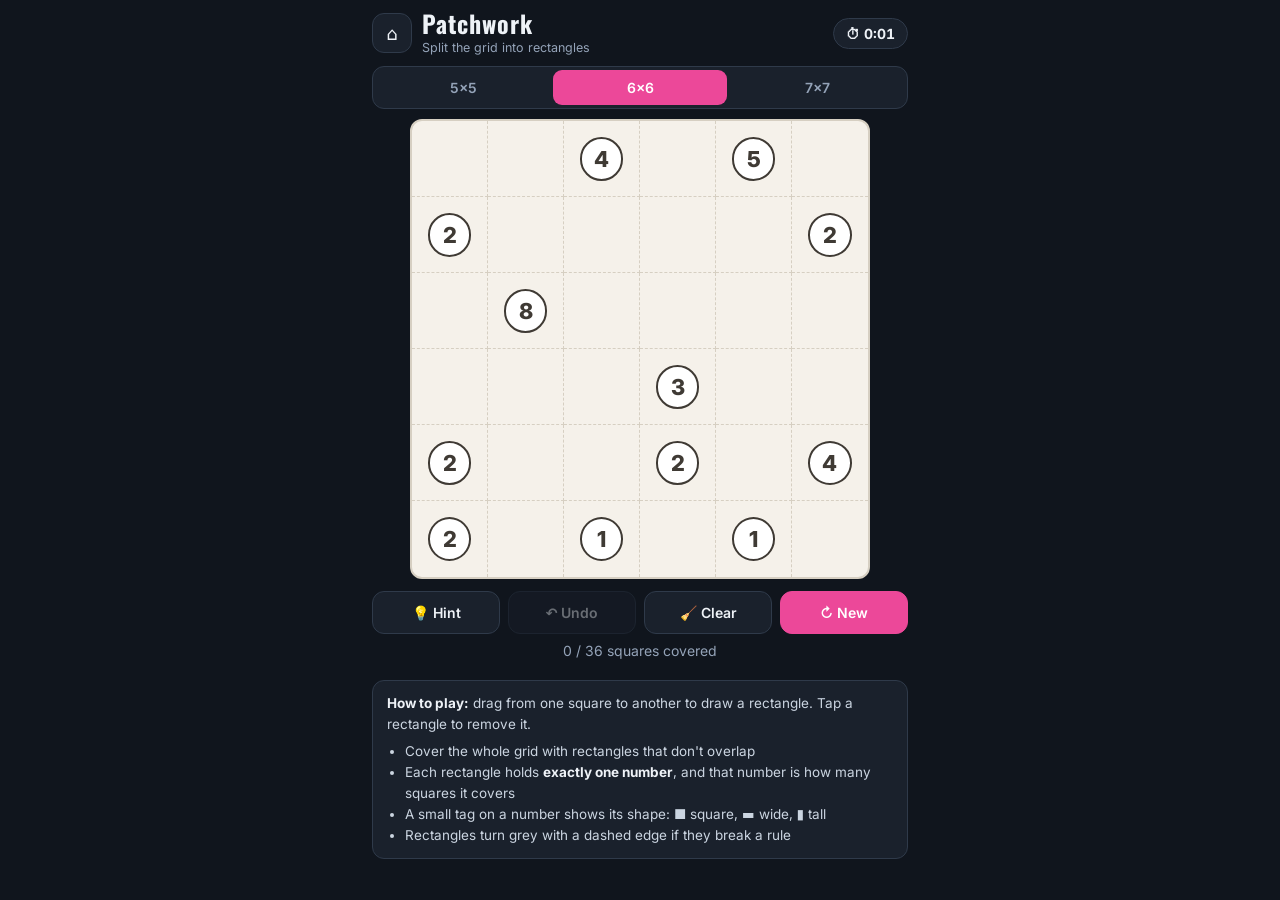
<file: patchwork.html>
<!DOCTYPE html>
<html lang="en">
<head>
<meta charset="utf-8">
<meta name="viewport" content="width=device-width, initial-scale=1, maximum-scale=1, viewport-fit=cover">
<title>Patchwork · Game Zone</title>
<meta name="description" content="A rectangle logic puzzle: split the grid into rectangles so each one holds exactly one number equal to its area.">
<meta name="theme-color" content="#10151d">
<link rel="icon" href="favicon.svg" type="image/svg+xml">
<link rel="preconnect" href="https://fonts.googleapis.com">
<link rel="preconnect" href="https://fonts.gstatic.com" crossorigin>
<link href="https://fonts.googleapis.com/css2?family=Oswald:wght@500;700&family=Inter:wght@400;500;600;700;800&display=swap" rel="stylesheet">
<style>
:root{--bg:#10151d;--panel:#1a212c;--panel2:#232c39;--line:#2f3a4a;--txt:#eef2f7;--mut:#94a3b8;--acc:#ec4899;--good:#3ddc84;--bad:#ff5a5a}
*{box-sizing:border-box;-webkit-tap-highlight-color:transparent}
html,body{margin:0;background:var(--bg);color:var(--txt);font-family:Inter,system-ui,-apple-system,sans-serif}
body{min-height:100vh;min-height:100dvh;padding:env(safe-area-inset-top) env(safe-area-inset-right) env(safe-area-inset-bottom) env(safe-area-inset-left)}
button{font:inherit;color:inherit;cursor:pointer}
[hidden]{display:none!important}
.wrap{max-width:560px;margin:0 auto;padding:10px 12px 28px}
.top{display:flex;align-items:center;gap:10px;margin-bottom:10px}
.home{display:grid;place-items:center;width:40px;height:40px;border-radius:12px;background:var(--panel);border:1px solid var(--line);color:var(--txt);text-decoration:none;font-size:18px;flex:none}
.ttl{flex:1;min-width:0}
.ttl h1{font-family:Oswald,sans-serif;font-size:24px;letter-spacing:1px;margin:0;line-height:1.1}
.ttl small{color:var(--mut);font-size:12.5px}
.pill{background:var(--panel);border:1px solid var(--line);border-radius:20px;padding:6px 12px;font-weight:700;font-variant-numeric:tabular-nums;font-size:14px}
.seg{display:flex;background:var(--panel);border:1px solid var(--line);border-radius:12px;padding:3px;gap:3px;margin-bottom:10px}
.seg button{flex:1;border:0;background:transparent;padding:9px 4px;border-radius:9px;font-weight:600;color:var(--mut);font-size:14px}
.seg button.on{background:var(--acc);color:#fff}
.tools{display:flex;gap:8px;margin-top:12px;flex-wrap:wrap}
.tools button,.btn{flex:1;min-width:0;border:1px solid var(--line);background:var(--panel);border-radius:12px;padding:12px 6px;font-weight:600;font-size:14px}
.btn.pri,.tools button.pri{background:var(--acc);border-color:var(--acc);color:#fff}
button:disabled{opacity:.4}
.rules{margin-top:16px;background:var(--panel);border:1px solid var(--line);border-radius:12px;padding:12px 14px;font-size:13.5px;color:#cbd5e1;line-height:1.55}
.rules b{color:var(--txt)}
.rules ul{margin:6px 0 0;padding-left:18px}
.msg{min-height:22px;text-align:center;color:var(--mut);font-size:14px;margin-top:8px}
.ov{position:fixed;inset:0;background:rgba(0,0,0,.6);display:flex;align-items:center;justify-content:center;z-index:50;padding:20px}
.card{background:var(--panel);border:1px solid var(--line);border-radius:18px;padding:22px 18px;max-width:340px;width:100%;text-align:center}
.card h2{font-family:Oswald,sans-serif;font-size:30px;margin:0 0 6px;letter-spacing:1px}
.card p{color:var(--mut);margin:0 0 16px;line-height:1.5}
.card .row{display:flex;gap:8px}
@keyframes pop{0%{transform:scale(.6);opacity:0}100%{transform:scale(1);opacity:1}}
.card{animation:pop .25s ease-out}
.bwrap{position:relative;max-width:460px;margin:0 auto;aspect-ratio:1;touch-action:none;user-select:none;-webkit-user-select:none}
.grid{position:absolute;inset:0;display:grid;border-radius:12px;overflow:hidden;background:#f5f1ea;border:2px solid #d6cfc2}
.g{border-right:1px dashed #d6cfc2;border-bottom:1px dashed #d6cfc2;display:grid;place-items:center;position:relative}
.num{width:58%;height:58%;border-radius:50%;background:#fff;border:2px solid #3f3a34;display:grid;place-items:center;font-weight:800;font-size:min(5.4vw,22px);color:#3f3a34;z-index:3;position:relative}
.num .sh{position:absolute;bottom:-7px;right:-7px;font-size:10px;background:#3f3a34;color:#fff;border-radius:6px;padding:1px 3px;line-height:1.2}
.rect{position:absolute;border-radius:9px;z-index:2;pointer-events:none;transition:background .15s}
.rect.ok{border:3px solid rgba(0,0,0,.25)}
.rect.bad{background:rgba(120,120,120,.18)!important;border:3px dashed #8a8378}
.sel{position:absolute;border:3px solid #ec4899;background:rgba(236,72,153,.18);border-radius:9px;z-index:4;pointer-events:none}
.sel span{position:absolute;top:-24px;left:50%;transform:translateX(-50%);background:#ec4899;color:#fff;font-weight:700;font-size:12px;padding:2px 7px;border-radius:8px;white-space:nowrap}
.solved .rect{animation:shine .8s ease-out both}
@keyframes shine{40%{filter:brightness(1.25) saturate(1.3)}}
</style>
</head>
<body>
<div class="wrap">
  <div class="top"><a class="home" href="index.html" aria-label="Home">⌂</a><div class="ttl"><h1>Patchwork</h1><small>Split the grid into rectangles</small></div><div class="pill" id="timer">⏱ 0:00</div></div>
  <div class="seg" id="sizeSeg"><button data-n="5">5×5</button><button data-n="6" class="on">6×6</button><button data-n="7">7×7</button></div>
  <div class="bwrap" id="bwrap"><div class="grid" id="grid"></div></div>
  <div class="tools"><button id="hintBtn">💡 Hint</button><button id="undoBtn">↶ Undo</button><button id="clearBtn">🧹 Clear</button><button id="newBtn" class="pri">↻ New</button></div>
  <div class="msg" id="msg"></div>
  <div class="rules"><b>How to play:</b> drag from one square to another to draw a rectangle. Tap a rectangle to remove it.
  <ul><li>Cover the whole grid with rectangles that don't overlap</li><li>Each rectangle holds <b>exactly one number</b>, and that number is how many squares it covers</li><li>A small tag on a number shows its shape: ■ square, ▬ wide, ▮ tall</li><li>Rectangles turn grey with a dashed edge if they break a rule</li></ul></div>
</div>
<div class="ov" id="winOv" hidden><div class="card"><h2 id="winT">Solved!</h2><p id="winP"></p><div class="row"><button class="btn" id="winClose">Close</button><button class="btn pri" id="winNext">New game</button></div></div></div>
<script>
var $ = function (s) { return document.querySelector(s); };
function fmt(s) { s = Math.floor(s); return Math.floor(s / 60) + ':' + ('0' + s % 60).slice(-2); }
function store(k, v) { try { if (v === undefined) return JSON.parse(localStorage.getItem(k) || 'null'); localStorage.setItem(k, JSON.stringify(v)); } catch (e) { return null; } }
function shuffle(a) { for (var i = a.length - 1; i > 0; i--) { var j = Math.floor(Math.random() * (i + 1)), t = a[i]; a[i] = a[j]; a[j] = t; } return a; }
var Timer = { t0: 0, acc: 0, run: false, id: 0, el: null,
  start: function (el) { this.el = el; this.acc = 0; this.t0 = Date.now(); this.run = true; this.tick(); clearInterval(this.id); var s = this; this.id = setInterval(function () { s.tick(); }, 500); },
  stop: function () { if (this.run) this.acc += (Date.now() - this.t0) / 1000; this.run = false; clearInterval(this.id); this.tick(); return this.acc; },
  secs: function () { return this.acc + (this.run ? (Date.now() - this.t0) / 1000 : 0); },
  tick: function () { if (this.el) this.el.textContent = '⏱ ' + fmt(this.secs()); } };
document.addEventListener('visibilitychange', function () { if (!Timer.el) return; if (document.hidden && Timer.run) { Timer.acc += (Date.now() - Timer.t0) / 1000; Timer.paused = true; Timer.run = false; } else if (!document.hidden && Timer.paused) { Timer.paused = false; Timer.t0 = Date.now(); Timer.run = true; } });
function showWin(title, text, onNext) { $('#winT').textContent = title; $('#winP').innerHTML = text; $('#winOv').hidden = false; $('#winNext').onclick = function () { $('#winOv').hidden = true; onNext(); }; }
$('#winClose').onclick = function () { $('#winOv').hidden = true; };
var PAL = ['#fca5a5', '#fdba74', '#fde047', '#86efac', '#67e8f9', '#93c5fd', '#c4b5fd', '#f0abfc', '#fda4af', '#a7f3d0', '#bef264', '#fcd34d'];
var S = { n: +(store('pt_n') || 6), rects: [], hist: [], hints: 0, done: false };
function partition(n) {
  var cov = Array(n * n).fill(-1), rects = [];
  for (var i = 0; i < n * n; i++) {
    if (cov[i] >= 0) continue;
    var r = Math.floor(i / n), c = i % n, opts = [];
    for (var h = 1; r + h <= n; h++) for (var w = 1; c + w <= n; w++) {
      var a = w * h; if (a > Math.max(4, Math.round(n * 1.4)) || (a === 1 && Math.random() < 0.85)) continue;
      var free = true;
      for (var y = r; y < r + h && free; y++) for (var x = c; x < c + w; x++) if (cov[y * n + x] >= 0) { free = false; break; }
      if (free) opts.push([h, w]);
    }
    if (!opts.length) opts = [[1, 1]];
    var pk = opts[Math.floor(Math.random() * opts.length)];
    for (y = r; y < r + pk[0]; y++) for (x = c; x < c + pk[1]; x++) cov[y * n + x] = rects.length;
    rects.push({ r: r, c: c, h: pk[0], w: pk[1] });
  }
  return rects;
}
function candidatesFor(n, clue, clues) {
  var out = [], a = clue.v;
  for (var h = 1; h <= a; h++) {
    if (a % h) continue; var w = a / h; if (h > n || w > n) continue;
    if (clue.shape === 'sq' && h !== w) continue; if (clue.shape === 'wide' && w <= h) continue; if (clue.shape === 'tall' && h <= w) continue;
    for (var r = clue.r - h + 1; r <= clue.r; r++) for (var c = clue.c - w + 1; c <= clue.c; c++) {
      if (r < 0 || c < 0 || r + h > n || c + w > n) continue;
      var ok = true;
      for (var k = 0; k < clues.length; k++) { var o = clues[k]; if (o !== clue && o.r >= r && o.r < r + h && o.c >= c && o.c < c + w) { ok = false; break; } }
      if (ok) out.push({ r: r, c: c, h: h, w: w });
    }
  }
  return out;
}
function countSolutions(n, clues, limit) {
  var cand = clues.map(function (cl) { return candidatesFor(n, cl, clues); });
  var cov = new Uint8Array(n * n), used = clues.map(function () { return false; }), count = 0, first = null, chosen = [];
  function fits(q) { for (var y = q.r; y < q.r + q.h; y++) for (var x = q.c; x < q.c + q.w; x++) if (cov[y * n + x]) return false; return true; }
  function mark(q, v) { for (var y = q.r; y < q.r + q.h; y++) for (var x = q.c; x < q.c + q.w; x++) cov[y * n + x] = v; }
  (function rec(depth) {
    if (count >= limit) return;
    if (depth === clues.length) { count++; if (!first) first = chosen.slice(); return; }
    // pick the clue with fewest fitting candidates
    var bi = -1, bl = null;
    for (var k = 0; k < clues.length; k++) {
      if (used[k]) continue; var l = cand[k].filter(fits);
      if (!l.length) return; if (!bl || l.length < bl.length) { bi = k; bl = l; }
    }
    used[bi] = true;
    for (var j = 0; j < bl.length && count < limit; j++) { mark(bl[j], 1); chosen[bi] = bl[j]; rec(depth + 1); mark(bl[j], 0); }
    used[bi] = false;
  })(0);
  return { count: count, sol: first };
}
function generate(n) {
  for (var t = 0; t < 3000; t++) {
    var rs = partition(n);
    if (rs.length < n - 1) continue;
    var clues = rs.map(function (q) {
      var r = q.r + Math.floor(Math.random() * q.h), c = q.c + Math.floor(Math.random() * q.w), a = q.h * q.w;
      return { r: r, c: c, v: a, shape: null, rect: q };
    });
    var res = countSolutions(n, clues, 2);
    if (res.count === 1) return { clues: clues };
    // add shape tags to a few clues to make it unique
    shuffle(clues.slice()).forEach(function (cl) {
      if (res.count === 1) return; var q = cl.rect; if (q.h * q.w < 2) return;
      if (Math.random() < 0.6) { cl.shape = q.h === q.w ? 'sq' : q.w > q.h ? 'wide' : 'tall'; res = countSolutions(n, clues, 2); }
    });
    if (res.count === 1) return { clues: clues };
  }
}
var cellsEl = [], selEl = null;
function newGame() {
  var n = S.n, g = generate(n); S.clues = g.clues; S.rects = []; S.hist = []; S.hints = 0; S.done = false;
  var gr = $('#grid'); gr.innerHTML = ''; cellsEl = [];
  gr.style.gridTemplateColumns = 'repeat(' + n + ',1fr)'; gr.style.gridTemplateRows = 'repeat(' + n + ',1fr)';
  for (var i = 0; i < n * n; i++) { var d = document.createElement('div'); d.className = 'g'; if ((i % n) === n - 1) d.style.borderRight = '0'; if (i >= n * (n - 1)) d.style.borderBottom = '0'; gr.appendChild(d); cellsEl.push(d); }
  S.clues.forEach(function (cl) {
    var e = document.createElement('div'); e.className = 'num';
    e.innerHTML = cl.v + (cl.shape ? '<span class="sh">' + ({ sq: '■', wide: '▬', tall: '▮' })[cl.shape] + '</span>' : '');
    cellsEl[cl.r * n + cl.c].appendChild(e);
  });
  $('#bwrap').classList.remove('solved'); Timer.start($('#timer')); draw();
}
function cellAt(e) {
  var b = $('#grid').getBoundingClientRect(), n = S.n;
  var c = Math.floor((e.clientX - b.left) / b.width * n), r = Math.floor((e.clientY - b.top) / b.height * n);
  return { r: Math.max(0, Math.min(n - 1, r)), c: Math.max(0, Math.min(n - 1, c)) };
}
function rectOf(a, b) { return { r: Math.min(a.r, b.r), c: Math.min(a.c, b.c), h: Math.abs(a.r - b.r) + 1, w: Math.abs(a.c - b.c) + 1 }; }
function overlaps(p, q) { return p.r < q.r + q.h && q.r < p.r + p.h && p.c < q.c + q.w && q.c < p.c + p.w; }
function rectContaining(cell) { for (var k = 0; k < S.rects.length; k++) { var q = S.rects[k]; if (cell.r >= q.r && cell.r < q.r + q.h && cell.c >= q.c && cell.c < q.c + q.w) return k; } return -1; }
var drag = null;
$('#bwrap').addEventListener('pointerdown', function (e) {
  if (S.done) return; e.preventDefault(); var c = cellAt(e); drag = { a: c, b: c, moved: false };
  try { $('#bwrap').setPointerCapture(e.pointerId); } catch (err) {} showSel();
});
$('#bwrap').addEventListener('pointermove', function (e) {
  if (!drag) return; var c = cellAt(e); if (c.r !== drag.b.r || c.c !== drag.b.c) { drag.b = c; drag.moved = true; showSel(); }
});
function finish() {
  if (!drag) return; var d = drag; drag = null; showSel();
  var q = rectOf(d.a, d.b);
  if (!d.moved) { var k = rectContaining(d.a); if (k >= 0) { S.hist.push(S.rects.slice()); S.rects.splice(k, 1); draw(); return; } }
  S.hist.push(S.rects.slice());
  S.rects = S.rects.filter(function (o) { return !overlaps(o, q); }); S.rects.push(q); draw(); check();
}
$('#bwrap').addEventListener('pointerup', finish); $('#bwrap').addEventListener('pointercancel', finish);
function place(el, q) { var n = S.n; el.style.left = 'calc(' + (q.c / n * 100) + '% + 3px)'; el.style.top = 'calc(' + (q.r / n * 100) + '% + 3px)'; el.style.width = 'calc(' + (q.w / n * 100) + '% - 6px)'; el.style.height = 'calc(' + (q.h / n * 100) + '% - 6px)'; }
function showSel() {
  if (selEl) { selEl.remove(); selEl = null; }
  if (!drag) return; var q = rectOf(drag.a, drag.b);
  selEl = document.createElement('div'); selEl.className = 'sel'; place(selEl, q);
  selEl.innerHTML = '<span>' + q.w + '×' + q.h + ' = ' + (q.w * q.h) + '</span>';
  $('#bwrap').appendChild(selEl);
}
function rectValid(q) {
  var inside = S.clues.filter(function (cl) { return cl.r >= q.r && cl.r < q.r + q.h && cl.c >= q.c && cl.c < q.c + q.w; });
  if (inside.length !== 1) return false; var cl = inside[0];
  if (cl.v !== q.w * q.h) return false;
  if (cl.shape === 'sq' && q.w !== q.h) return false; if (cl.shape === 'wide' && q.w <= q.h) return false; if (cl.shape === 'tall' && q.h <= q.w) return false;
  return cl;
}
function draw() {
  document.querySelectorAll('.rect').forEach(function (e) { e.remove(); });
  var covered = 0, allOk = true;
  S.rects.forEach(function (q) {
    var el = document.createElement('div'), cl = rectValid(q);
    el.className = 'rect ' + (cl ? 'ok' : 'bad');
    if (cl) el.style.background = PAL[S.clues.indexOf(cl) % PAL.length]; else allOk = false;
    place(el, q); $('#bwrap').appendChild(el); covered += q.w * q.h;
  });
  var n = S.n;
  $('#msg').textContent = S.done ? 'Solved!' : covered + ' / ' + (n * n) + ' squares covered' + (!allOk ? ' · grey rectangles break a rule' : '') + (S.hints ? ' · ' + S.hints + ' hint' + (S.hints > 1 ? 's' : '') : '');
  $('#undoBtn').disabled = !S.hist.length || S.done;
  document.querySelectorAll('#sizeSeg button').forEach(function (b) { b.classList.toggle('on', +b.dataset.n === S.n); });
}
function check() {
  var n = S.n, area = 0;
  for (var k = 0; k < S.rects.length; k++) { if (!rectValid(S.rects[k])) return; area += S.rects[k].w * S.rects[k].h; }
  if (area !== n * n || S.rects.length !== S.clues.length) return;
  S.done = true; var t = Timer.stop(); draw(); $('#bwrap').classList.add('solved');
  var key = 'pt_best_' + n, best = store(key), nb = !S.hints && (!best || t < best); if (nb) store(key, t);
  setTimeout(function () { showWin('Solved! 🧩', n + '×' + n + ' in <b>' + fmt(t) + '</b>' + (S.hints ? ' · ' + S.hints + ' hint' + (S.hints > 1 ? 's' : '') : '') + '<br>' + (nb ? '⭐ New best!' : (store(key) ? 'Best (no hints): ' + fmt(store(key)) : '')), newGame); }, 800);
}
$('#hintBtn').onclick = function () {
  if (S.done) return;
  var sol = countSolutions(S.n, S.clues, 1).sol;
  var same = function (p, q) { return p.r === q.r && p.c === q.c && p.w === q.w && p.h === q.h; };
  var missing = sol.filter(function (q) { return !S.rects.some(function (o) { return same(o, q); }); });
  if (!missing.length) return;
  var q = missing[Math.floor(Math.random() * missing.length)];
  S.hist.push(S.rects.slice()); S.rects = S.rects.filter(function (o) { return !overlaps(o, q); }); S.rects.push({ r: q.r, c: q.c, h: q.h, w: q.w }); S.hints++; draw(); check();
};
$('#undoBtn').onclick = function () { var h = S.hist.pop(); if (!h) return; S.rects = h; draw(); };
$('#clearBtn').onclick = function () { if (S.done) return; S.hist.push(S.rects.slice()); S.rects = []; draw(); };
$('#newBtn').onclick = newGame;
document.querySelectorAll('#sizeSeg button').forEach(function (b) { b.onclick = function () { S.n = +b.dataset.n; store('pt_n', S.n); newGame(); }; });
newGame();
</script>
</body>
</html>
</file>
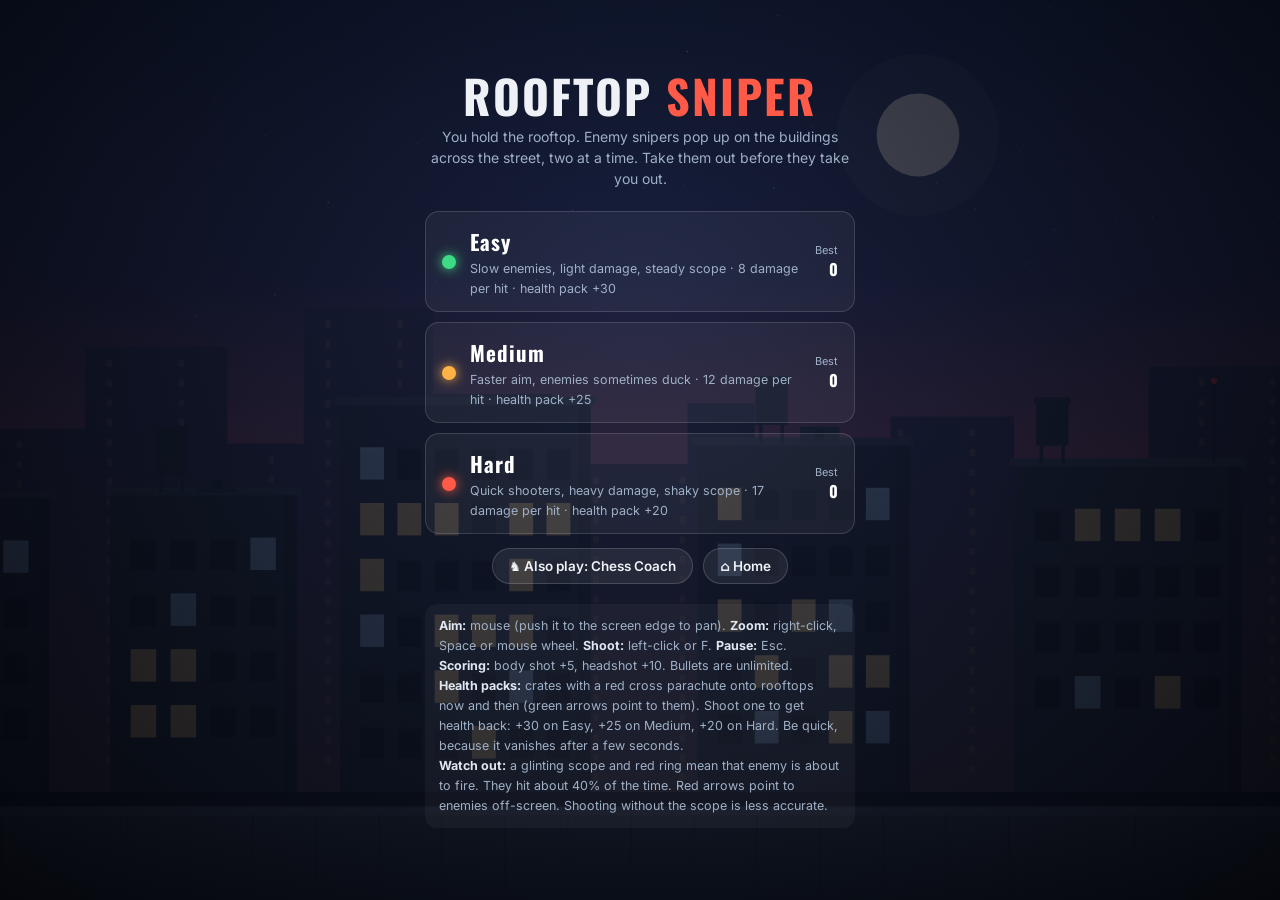
<file: sniper.html>
<!DOCTYPE html>
<html lang="en">
<head>
<meta charset="utf-8">
<meta name="viewport" content="width=device-width, initial-scale=1, maximum-scale=1, user-scalable=no, viewport-fit=cover">
<title>Rooftop Sniper</title>
<meta name="description" content="A browser sniper game: hold the rooftop, take out enemy snipers, grab health packs. Plays on phone and desktop.">
<meta name="theme-color" content="#05070c">
<link rel="icon" href="favicon.svg" type="image/svg+xml">
<link rel="preconnect" href="https://fonts.googleapis.com">
<link rel="preconnect" href="https://fonts.gstatic.com" crossorigin>
<link href="https://fonts.googleapis.com/css2?family=Oswald:wght@500;700&family=Inter:wght@400;600;700&display=swap" rel="stylesheet">
<link rel="stylesheet" href="style.css">
</head>
<body>
<canvas id="c"></canvas>

<div class="hud" id="hud" hidden>
  <div class="panel"><div class="lbl">Score</div><div class="score" id="score">0</div><div class="stats"><span id="kills">0 kills</span><span id="heads">0 HS</span><span id="acc">–%</span></div></div>
  <div class="right">
    <div class="panel hp"><div class="lbl" id="hpLbl">Health 100</div><div class="bar"><div id="hpBar" style="width:100%"></div></div><div class="stats"><span id="lvlLbl"></span></div></div>
    <button class="ib" id="muteBtn" aria-label="Sound">🔊</button>
    <button class="ib" id="pauseBtn" aria-label="Pause">⏸</button>
  </div>
</div>
<div class="ctrls" id="ctrls" hidden>
  <div class="btn" id="scopeBtn">SCOPE</div>
  <div class="btn" id="fireBtn">FIRE</div>
</div>
<div class="hint" id="hint" hidden></div>

<div class="screen" id="menu">
  <div class="box">
    <h1>ROOFTOP <span>SNIPER</span></h1>
    <p class="tag">You hold the rooftop. Enemy snipers pop up on the buildings across the street, two at a time. Take them out before they take you out.</p>
    <div class="diffs" id="diffs"></div>
    <a href="chess.html" style="display:inline-block;margin-top:14px;padding:9px 16px;border-radius:22px;background:rgba(255,255,255,.07);border:1px solid rgba(255,255,255,.16);color:#eef2f7;text-decoration:none;font-size:13.5px;font-weight:600">♞ Also play: Chess Coach</a>
    <a href="index.html" style="display:inline-block;margin:14px 0 0 6px;padding:9px 16px;border-radius:22px;background:rgba(255,255,255,.07);border:1px solid rgba(255,255,255,.16);color:#eef2f7;text-decoration:none;font-size:13.5px;font-weight:600">⌂ Home</a>
    <div class="how" id="how"></div>
    <div class="rot" id="rot" hidden>Tip: turn your phone sideways for a wider view.</div>
  </div>
</div>

<div class="screen" id="pause" hidden>
  <div class="box"><h1>PAUSED</h1><p class="tag" id="pauseInfo"></p><div class="row"><button class="pbtn" id="quitBtn">Quit</button><button class="pbtn pri" id="resumeBtn">Resume</button></div></div>
</div>

<div class="screen" id="over" hidden>
  <div class="box">
    <div class="lbl">Mission over · <span id="ovDiff"></span></div>
    <div class="big" id="ovScore">0</div>
    <div class="newbest" id="ovBest"></div>
    <div class="grid2">
      <div class="cell"><strong id="ovKills">0</strong><span>Kills</span></div>
      <div class="cell"><strong id="ovHeads">0</strong><span>Headshots</span></div>
      <div class="cell"><strong id="ovAcc">0%</strong><span>Accuracy</span></div>
      <div class="cell"><strong id="ovTime">0:00</strong><span>Survived</span></div>
    </div>
    <div class="row"><button class="pbtn" id="menuBtn">Change level</button><button class="pbtn pri" id="againBtn">Play again</button></div>
  </div>
</div>

<script src="game.js"></script>
</body>
</html>
</file>
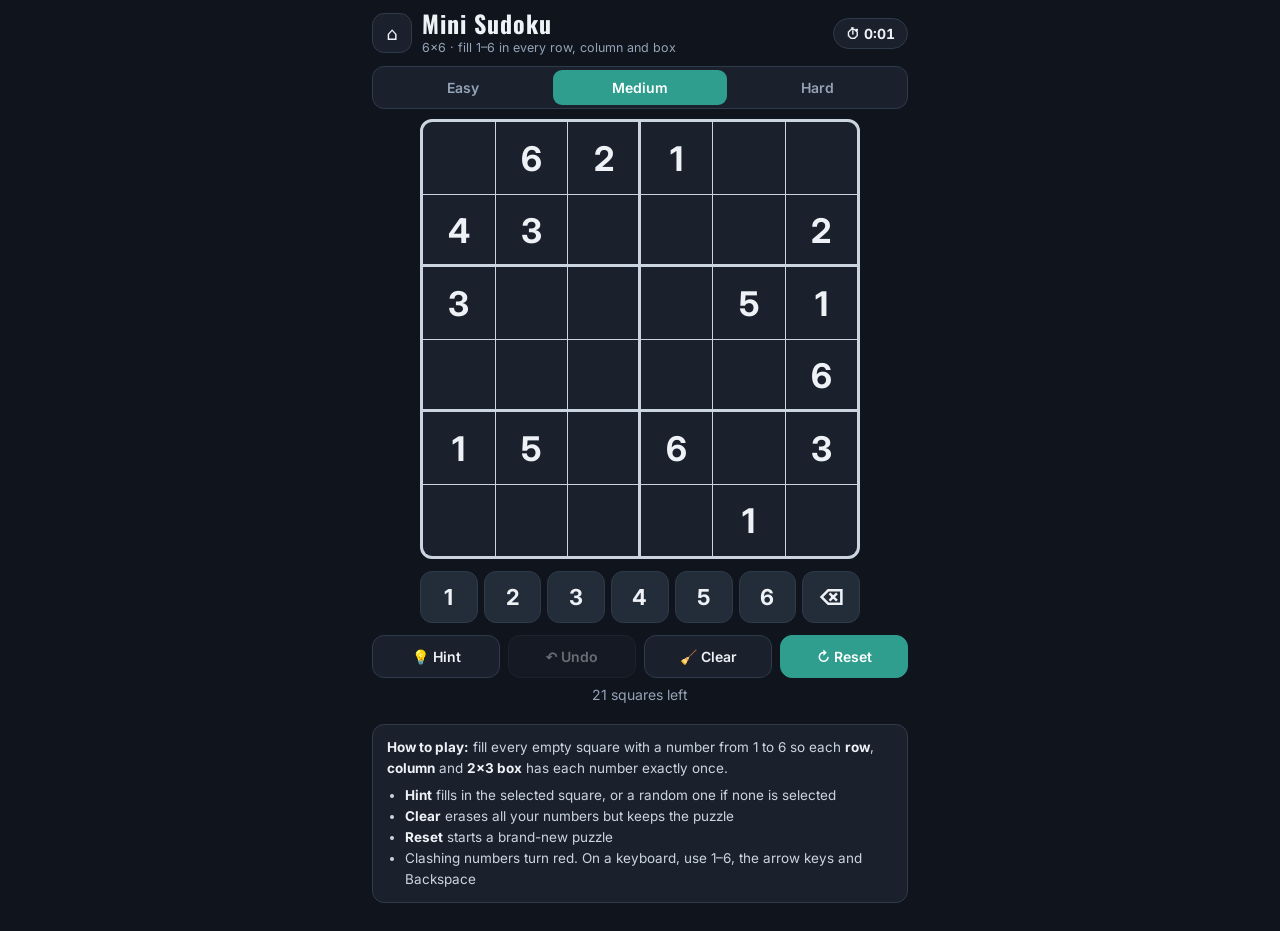
<file: sudoku.html>
<!DOCTYPE html>
<html lang="en">
<head>
<meta charset="utf-8">
<meta name="viewport" content="width=device-width, initial-scale=1, maximum-scale=1, viewport-fit=cover">
<title>Mini Sudoku · Game Zone</title>
<meta name="description" content="A quick 6x6 Sudoku with hints, clear, reset and three difficulty levels. Works on phone and desktop.">
<meta name="theme-color" content="#10151d">
<link rel="icon" href="favicon.svg" type="image/svg+xml">
<link rel="preconnect" href="https://fonts.googleapis.com">
<link rel="preconnect" href="https://fonts.gstatic.com" crossorigin>
<link href="https://fonts.googleapis.com/css2?family=Oswald:wght@500;700&family=Inter:wght@400;500;600;700;800&display=swap" rel="stylesheet">
<style>
:root{--bg:#10151d;--panel:#1a212c;--panel2:#232c39;--line:#2f3a4a;--txt:#eef2f7;--mut:#94a3b8;--acc:#2f9e8f;--good:#3ddc84;--bad:#ff5a5a}
*{box-sizing:border-box;-webkit-tap-highlight-color:transparent}
html,body{margin:0;background:var(--bg);color:var(--txt);font-family:Inter,system-ui,-apple-system,sans-serif}
body{min-height:100vh;min-height:100dvh;padding:env(safe-area-inset-top) env(safe-area-inset-right) env(safe-area-inset-bottom) env(safe-area-inset-left)}
button{font:inherit;color:inherit;cursor:pointer}
[hidden]{display:none!important}
.wrap{max-width:560px;margin:0 auto;padding:10px 12px 28px}
.top{display:flex;align-items:center;gap:10px;margin-bottom:10px}
.home{display:grid;place-items:center;width:40px;height:40px;border-radius:12px;background:var(--panel);border:1px solid var(--line);color:var(--txt);text-decoration:none;font-size:18px;flex:none}
.ttl{flex:1;min-width:0}
.ttl h1{font-family:Oswald,sans-serif;font-size:24px;letter-spacing:1px;margin:0;line-height:1.1}
.ttl small{color:var(--mut);font-size:12.5px}
.pill{background:var(--panel);border:1px solid var(--line);border-radius:20px;padding:6px 12px;font-weight:700;font-variant-numeric:tabular-nums;font-size:14px}
.seg{display:flex;background:var(--panel);border:1px solid var(--line);border-radius:12px;padding:3px;gap:3px;margin-bottom:10px}
.seg button{flex:1;border:0;background:transparent;padding:9px 4px;border-radius:9px;font-weight:600;color:var(--mut);font-size:14px}
.seg button.on{background:var(--acc);color:#fff}
.tools{display:flex;gap:8px;margin-top:12px;flex-wrap:wrap}
.tools button,.btn{flex:1;min-width:0;border:1px solid var(--line);background:var(--panel);border-radius:12px;padding:12px 6px;font-weight:600;font-size:14px}
.btn.pri,.tools button.pri{background:var(--acc);border-color:var(--acc);color:#fff}
button:disabled{opacity:.4}
.rules{margin-top:16px;background:var(--panel);border:1px solid var(--line);border-radius:12px;padding:12px 14px;font-size:13.5px;color:#cbd5e1;line-height:1.55}
.rules b{color:var(--txt)}
.rules ul{margin:6px 0 0;padding-left:18px}
.msg{min-height:22px;text-align:center;color:var(--mut);font-size:14px;margin-top:8px}
.ov{position:fixed;inset:0;background:rgba(0,0,0,.6);display:flex;align-items:center;justify-content:center;z-index:50;padding:20px}
.card{background:var(--panel);border:1px solid var(--line);border-radius:18px;padding:22px 18px;max-width:340px;width:100%;text-align:center}
.card h2{font-family:Oswald,sans-serif;font-size:30px;margin:0 0 6px;letter-spacing:1px}
.card p{color:var(--mut);margin:0 0 16px;line-height:1.5}
.card .row{display:flex;gap:8px}
@keyframes pop{0%{transform:scale(.6);opacity:0}100%{transform:scale(1);opacity:1}}
.card{animation:pop .25s ease-out}
.board{display:grid;grid-template-columns:repeat(6,1fr);aspect-ratio:1;max-width:440px;margin:0 auto;border:3px solid #cbd5e1;border-radius:12px;overflow:hidden;background:#cbd5e1;gap:1px}
.c{background:var(--panel);display:grid;place-items:center;font-size:min(8vw,34px);font-weight:700;border:0;padding:0;color:#7dd3c0;position:relative}
.c.given{color:var(--txt)}
.c.hint{color:#facc15}
.c.bx{box-shadow:inset -2px 0 0 #cbd5e1}
.c.by{box-shadow:inset 0 -2px 0 #cbd5e1}
.c.bx.by{box-shadow:inset -2px 0 0 #cbd5e1,inset 0 -2px 0 #cbd5e1}
.c.peer{background:#1f2a36}
.c.same{background:#24413d}
.c.sel{background:#2f6b62}
.c.bad{color:var(--bad)!important}
.c.bad::after{content:'';position:absolute;inset:3px;border-radius:6px;background:rgba(255,90,90,.12)}
.pad{display:grid;grid-template-columns:repeat(7,1fr);gap:6px;margin-top:12px;max-width:440px;margin-left:auto;margin-right:auto}
.pad button{border:1px solid var(--line);background:var(--panel2);border-radius:12px;padding:12px 0;font-size:22px;font-weight:700}
.pad button:active{background:var(--acc)}
.pad small{display:block;font-size:10px;color:var(--mut);font-weight:600;margin-top:2px}
.solved .c{animation:wave .6s ease-out both}
@keyframes wave{50%{background:#2f9e8f}}
</style>
</head>
<body>
<div class="wrap">
  <div class="top"><a class="home" href="index.html" aria-label="Home">⌂</a><div class="ttl"><h1>Mini Sudoku</h1><small>6×6 · fill 1–6 in every row, column and box</small></div><div class="pill" id="timer">⏱ 0:00</div></div>
  <div class="seg" id="diffSeg"><button data-d="easy">Easy</button><button data-d="medium" class="on">Medium</button><button data-d="hard">Hard</button></div>
  <div class="board" id="board"></div>
  <div class="pad" id="pad"></div>
  <div class="tools"><button id="hintBtn">💡 Hint</button><button id="undoBtn">↶ Undo</button><button id="clearBtn">🧹 Clear</button><button id="resetBtn" class="pri">↻ Reset</button></div>
  <div class="msg" id="msg"></div>
  <div class="rules"><b>How to play:</b> fill every empty square with a number from 1 to 6 so each <b>row</b>, <b>column</b> and <b>2×3 box</b> has each number exactly once.
  <ul><li><b>Hint</b> fills in the selected square, or a random one if none is selected</li><li><b>Clear</b> erases all your numbers but keeps the puzzle</li><li><b>Reset</b> starts a brand-new puzzle</li><li>Clashing numbers turn red. On a keyboard, use 1–6, the arrow keys and Backspace</li></ul></div>
</div>
<div class="ov" id="winOv" hidden><div class="card"><h2 id="winT">Solved!</h2><p id="winP"></p><div class="row"><button class="btn" id="winClose">Close</button><button class="btn pri" id="winNext">New game</button></div></div></div>
<script>
var $ = function (s) { return document.querySelector(s); };
function fmt(s) { s = Math.floor(s); return Math.floor(s / 60) + ':' + ('0' + s % 60).slice(-2); }
function store(k, v) { try { if (v === undefined) return JSON.parse(localStorage.getItem(k) || 'null'); localStorage.setItem(k, JSON.stringify(v)); } catch (e) { return null; } }
function shuffle(a) { for (var i = a.length - 1; i > 0; i--) { var j = Math.floor(Math.random() * (i + 1)), t = a[i]; a[i] = a[j]; a[j] = t; } return a; }
var Timer = { t0: 0, acc: 0, run: false, id: 0, el: null,
  start: function (el) { this.el = el; this.acc = 0; this.t0 = Date.now(); this.run = true; this.tick(); clearInterval(this.id); var s = this; this.id = setInterval(function () { s.tick(); }, 500); },
  stop: function () { if (this.run) this.acc += (Date.now() - this.t0) / 1000; this.run = false; clearInterval(this.id); this.tick(); return this.acc; },
  secs: function () { return this.acc + (this.run ? (Date.now() - this.t0) / 1000 : 0); },
  tick: function () { if (this.el) this.el.textContent = '⏱ ' + fmt(this.secs()); } };
document.addEventListener('visibilitychange', function () { if (!Timer.el) return; if (document.hidden && Timer.run) { Timer.acc += (Date.now() - Timer.t0) / 1000; Timer.paused = true; Timer.run = false; } else if (!document.hidden && Timer.paused) { Timer.paused = false; Timer.t0 = Date.now(); Timer.run = true; } });
function showWin(title, text, onNext) { $('#winT').textContent = title; $('#winP').innerHTML = text; $('#winOv').hidden = false; $('#winNext').onclick = function () { $('#winOv').hidden = true; onNext(); }; }
$('#winClose').onclick = function () { $('#winOv').hidden = true; };
var N = 6, BR = 2, BC = 3;
function boxOf(r, c) { return Math.floor(r / BR) * 2 + Math.floor(c / BC); }
function candidates(g, i) {
  var r = Math.floor(i / N), c = i % N, used = 0;
  for (var k = 0; k < N; k++) { used |= 1 << g[r * N + k]; used |= 1 << g[k * N + c]; }
  var br = r - r % BR, bc = c - c % BC;
  for (var a = 0; a < BR; a++) for (var b = 0; b < BC; b++) used |= 1 << g[(br + a) * N + bc + b];
  var out = []; for (var v = 1; v <= N; v++) if (!(used & (1 << v))) out.push(v); return out;
}
function solve(g, limit, rand) {
  var best = -1, bc = null;
  for (var i = 0; i < 36; i++) if (!g[i]) { var cs = candidates(g, i); if (!cs.length) return 0; if (!bc || cs.length < bc.length) { best = i; bc = cs; if (cs.length === 1) break; } }
  if (best < 0) return 1;
  if (rand) shuffle(bc);
  var n = 0;
  for (var k = 0; k < bc.length; k++) { g[best] = bc[k]; n += solve(g, limit - n, rand); if (n >= limit) { if (!rand) g[best] = 0; return n; } }
  g[best] = 0; return n;
}
function generate(diff) {
  var sol = Array(36).fill(0); solve(sol, 1, true);
  // solve() with rand leaves the filled grid in place when limit reached
  var puz = sol.slice(), target = diff === 'easy' ? 20 : diff === 'medium' ? 15 : 10;
  var order = shuffle(Array.from({ length: 36 }, function (_, i) { return i; })), givens = 36;
  for (var k = 0; k < order.length && givens > target; k++) {
    var i = order[k], keep = puz[i]; puz[i] = 0;
    if (solve(puz.slice(), 2, false) !== 1) puz[i] = keep; else givens--;
  }
  return { sol: sol, puz: puz };
}
var S = { diff: store('sdk_diff') || 'medium', sol: null, puz: null, cur: null, hintCells: {}, sel: -1, hist: [], hints: 0, done: false };
var cells = [];
for (var i = 0; i < 36; i++) {
  var b = document.createElement('button'), r = Math.floor(i / 6), c = i % 6;
  b.className = 'c' + (c === 2 ? ' bx' : '') + (r === 1 || r === 3 ? ' by' : ''); b.dataset.i = i; b.setAttribute('aria-label', 'Row ' + (r + 1) + ' column ' + (c + 1));
  b.onclick = function () { S.sel = +this.dataset.i; draw(); };
  $('#board').appendChild(b); cells.push(b);
}
for (var v = 1; v <= 7; v++) {
  var pb = document.createElement('button');
  pb.innerHTML = v <= 6 ? v : '⌫'; pb.dataset.v = v <= 6 ? v : 0;
  pb.onclick = function () { input(+this.dataset.v); };
  $('#pad').appendChild(pb);
}
function newGame() {
  var g = generate(S.diff); S.sol = g.sol; S.puz = g.puz; S.cur = g.puz.slice(); S.hintCells = {}; S.hist = []; S.hints = 0; S.done = false; S.sel = -1;
  $('#board').classList.remove('solved'); Timer.start($('#timer')); draw();
}
function input(v) {
  if (S.done || S.sel < 0 || S.puz[S.sel] || S.hintCells[S.sel]) return;
  if (S.cur[S.sel] === v) return;
  S.hist.push([S.sel, S.cur[S.sel]]); S.cur[S.sel] = v; check(); draw();
}
function conflicts() {
  var bad = {};
  for (var i = 0; i < 36; i++) {
    var v = S.cur[i]; if (!v) continue;
    var r = Math.floor(i / 6), c = i % 6, bx = boxOf(r, c);
    for (var j = 0; j < 36; j++) { if (j === i || S.cur[j] !== v) continue; var r2 = Math.floor(j / 6), c2 = j % 6; if (r2 === r || c2 === c || boxOf(r2, c2) === bx) { bad[i] = 1; } }
  }
  return bad;
}
function check() {
  for (var i = 0; i < 36; i++) if (S.cur[i] !== S.sol[i]) return;
  S.done = true; var t = Timer.stop(); S.sel = -1;
  var key = 'sdk_best_' + S.diff, best = store(key), nb = S.hints === 0 && (!best || t < best);
  if (nb) store(key, t);
  $('#board').classList.add('solved');
  setTimeout(function () { showWin('Solved! 🎉', 'Time <b>' + fmt(t) + '</b>' + (S.hints ? ' · ' + S.hints + ' hint' + (S.hints > 1 ? 's' : '') : '') + '<br>' + (nb ? '⭐ New best for ' + S.diff + '!' : (store(key) ? 'Best (no hints): ' + fmt(store(key)) : '')), newGame); }, 700);
}
function draw() {
  var bad = conflicts(), sel = S.sel, sv = sel >= 0 ? S.cur[sel] : 0, sr = Math.floor(sel / 6), sc = sel % 6, sb = sel >= 0 ? boxOf(sr, sc) : -1;
  for (var i = 0; i < 36; i++) {
    var b = cells[i], r = Math.floor(i / 6), c = i % 6, v = S.cur[i];
    b.textContent = v || '';
    b.classList.toggle('given', !!S.puz[i]); b.classList.toggle('hint', !!S.hintCells[i]);
    b.classList.toggle('sel', i === sel);
    b.classList.toggle('peer', sel >= 0 && i !== sel && (r === sr || c === sc || boxOf(r, c) === sb));
    b.classList.toggle('same', sel >= 0 && i !== sel && !!sv && v === sv);
    b.classList.toggle('bad', !!bad[i] && !S.puz[i]);
  }
  var left = S.cur.filter(function (x) { return !x; }).length;
  $('#msg').textContent = S.done ? 'Solved!' : left + ' square' + (left === 1 ? '' : 's') + ' left' + (S.hints ? ' · ' + S.hints + ' hint' + (S.hints > 1 ? 's' : '') + ' used' : '');
  $('#undoBtn').disabled = !S.hist.length || S.done;
  document.querySelectorAll('#diffSeg button').forEach(function (b) { b.classList.toggle('on', b.dataset.d === S.diff); });
}
$('#hintBtn').onclick = function () {
  if (S.done) return;
  var i = S.sel;
  if (i < 0 || S.puz[i] || S.hintCells[i] || S.cur[i] === S.sol[i]) {
    var opts = []; for (var k = 0; k < 36; k++) if (S.cur[k] !== S.sol[k]) opts.push(k);
    if (!opts.length) return; i = opts[Math.floor(Math.random() * opts.length)];
  }
  S.hist.push([i, S.cur[i]]); S.cur[i] = S.sol[i]; S.hintCells[i] = 1; S.hints++; S.sel = i; check(); draw();
};
$('#undoBtn').onclick = function () { var h = S.hist.pop(); if (!h) return; S.cur[h[0]] = h[1]; delete S.hintCells[h[0]]; S.sel = h[0]; draw(); };
$('#clearBtn').onclick = function () { if (S.done) return; S.cur = S.puz.slice(); S.hintCells = {}; S.hist = []; draw(); };
$('#resetBtn').onclick = newGame;
document.querySelectorAll('#diffSeg button').forEach(function (b) { b.onclick = function () { S.diff = b.dataset.d; store('sdk_diff', S.diff); newGame(); }; });
document.addEventListener('keydown', function (e) {
  if (e.key >= '1' && e.key <= '6') input(+e.key);
  else if (e.key === 'Backspace' || e.key === 'Delete' || e.key === '0') input(0);
  else if (/^Arrow/.test(e.key)) { e.preventDefault(); if (S.sel < 0) S.sel = 0; else { var r = Math.floor(S.sel / 6), c = S.sel % 6; if (e.key === 'ArrowUp') r = (r + 5) % 6; if (e.key === 'ArrowDown') r = (r + 1) % 6; if (e.key === 'ArrowLeft') c = (c + 5) % 6; if (e.key === 'ArrowRight') c = (c + 1) % 6; S.sel = r * 6 + c; } draw(); }
});
newGame();
</script>
</body>
</html>
</file>
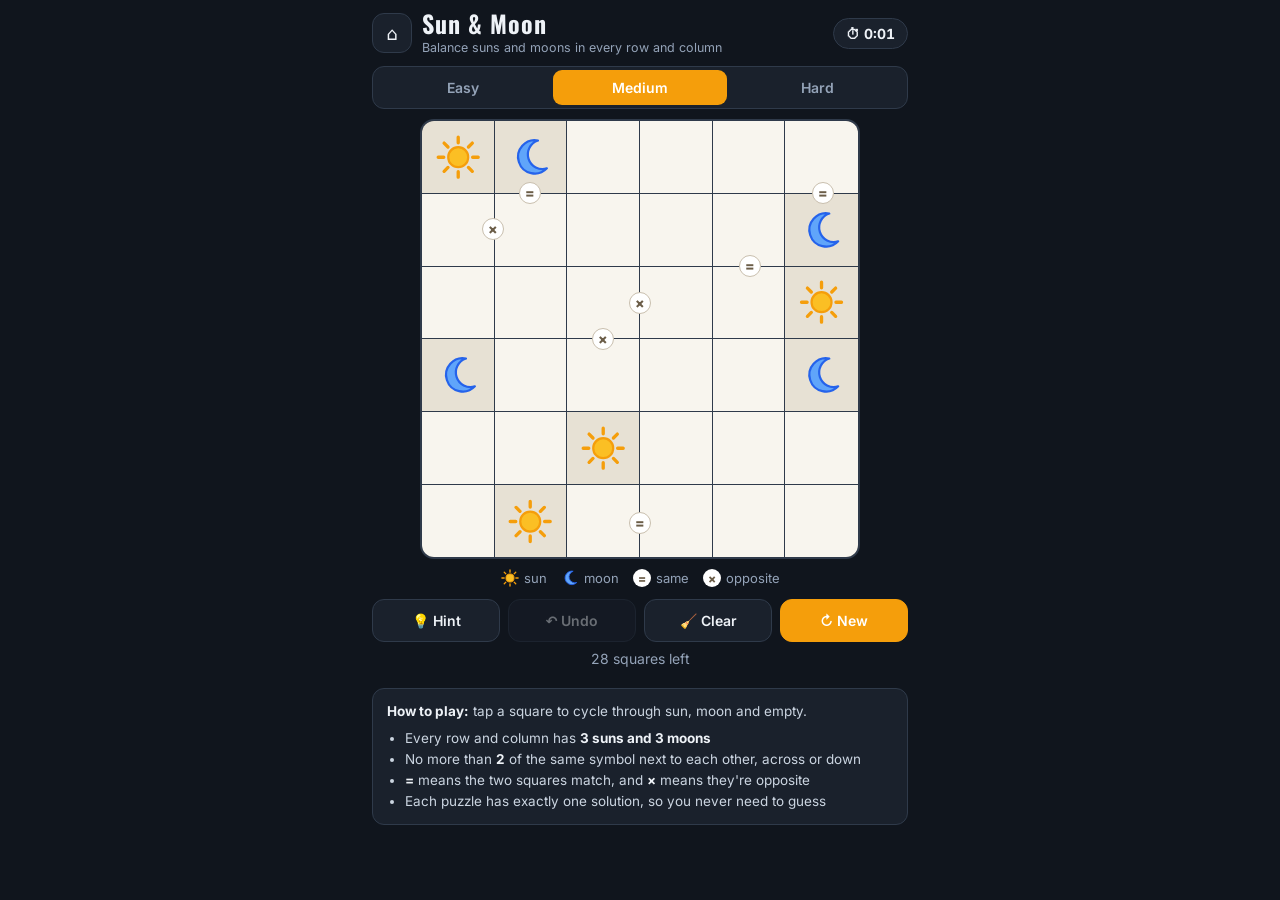
<file: sunmoon.html>
<!DOCTYPE html>
<html lang="en">
<head>
<meta charset="utf-8">
<meta name="viewport" content="width=device-width, initial-scale=1, maximum-scale=1, viewport-fit=cover">
<title>Sun &amp; Moon · Game Zone</title>
<meta name="description" content="A 6x6 logic puzzle: fill the grid with suns and moons so every row and column is balanced, with no three in a row, and respect the = and × clues.">
<meta name="theme-color" content="#10151d">
<link rel="icon" href="favicon.svg" type="image/svg+xml">
<link rel="preconnect" href="https://fonts.googleapis.com">
<link rel="preconnect" href="https://fonts.gstatic.com" crossorigin>
<link href="https://fonts.googleapis.com/css2?family=Oswald:wght@500;700&family=Inter:wght@400;500;600;700;800&display=swap" rel="stylesheet">
<style>
:root{--bg:#10151d;--panel:#1a212c;--panel2:#232c39;--line:#2f3a4a;--txt:#eef2f7;--mut:#94a3b8;--acc:#f59e0b;--good:#3ddc84;--bad:#ff5a5a}
*{box-sizing:border-box;-webkit-tap-highlight-color:transparent}
html,body{margin:0;background:var(--bg);color:var(--txt);font-family:Inter,system-ui,-apple-system,sans-serif}
body{min-height:100vh;min-height:100dvh;padding:env(safe-area-inset-top) env(safe-area-inset-right) env(safe-area-inset-bottom) env(safe-area-inset-left)}
button{font:inherit;color:inherit;cursor:pointer}
[hidden]{display:none!important}
.wrap{max-width:560px;margin:0 auto;padding:10px 12px 28px}
.top{display:flex;align-items:center;gap:10px;margin-bottom:10px}
.home{display:grid;place-items:center;width:40px;height:40px;border-radius:12px;background:var(--panel);border:1px solid var(--line);color:var(--txt);text-decoration:none;font-size:18px;flex:none}
.ttl{flex:1;min-width:0}
.ttl h1{font-family:Oswald,sans-serif;font-size:24px;letter-spacing:1px;margin:0;line-height:1.1}
.ttl small{color:var(--mut);font-size:12.5px}
.pill{background:var(--panel);border:1px solid var(--line);border-radius:20px;padding:6px 12px;font-weight:700;font-variant-numeric:tabular-nums;font-size:14px}
.seg{display:flex;background:var(--panel);border:1px solid var(--line);border-radius:12px;padding:3px;gap:3px;margin-bottom:10px}
.seg button{flex:1;border:0;background:transparent;padding:9px 4px;border-radius:9px;font-weight:600;color:var(--mut);font-size:14px}
.seg button.on{background:var(--acc);color:#fff}
.tools{display:flex;gap:8px;margin-top:12px;flex-wrap:wrap}
.tools button,.btn{flex:1;min-width:0;border:1px solid var(--line);background:var(--panel);border-radius:12px;padding:12px 6px;font-weight:600;font-size:14px}
.btn.pri,.tools button.pri{background:var(--acc);border-color:var(--acc);color:#fff}
button:disabled{opacity:.4}
.rules{margin-top:16px;background:var(--panel);border:1px solid var(--line);border-radius:12px;padding:12px 14px;font-size:13.5px;color:#cbd5e1;line-height:1.55}
.rules b{color:var(--txt)}
.rules ul{margin:6px 0 0;padding-left:18px}
.msg{min-height:22px;text-align:center;color:var(--mut);font-size:14px;margin-top:8px}
.ov{position:fixed;inset:0;background:rgba(0,0,0,.6);display:flex;align-items:center;justify-content:center;z-index:50;padding:20px}
.card{background:var(--panel);border:1px solid var(--line);border-radius:18px;padding:22px 18px;max-width:340px;width:100%;text-align:center}
.card h2{font-family:Oswald,sans-serif;font-size:30px;margin:0 0 6px;letter-spacing:1px}
.card p{color:var(--mut);margin:0 0 16px;line-height:1.5}
.card .row{display:flex;gap:8px}
@keyframes pop{0%{transform:scale(.6);opacity:0}100%{transform:scale(1);opacity:1}}
.card{animation:pop .25s ease-out}
.bwrap{position:relative;max-width:440px;margin:0 auto;aspect-ratio:1}
.board{position:absolute;inset:0;display:grid;grid-template-columns:repeat(6,1fr);grid-template-rows:repeat(6,1fr);border-radius:14px;overflow:hidden;border:2px solid var(--line)}
.c{border:0;border-right:1px solid var(--line);border-bottom:1px solid var(--line);background:#f8f5ee;padding:0;display:grid;place-items:center;position:relative}
.c:nth-child(6n){border-right:0}.c:nth-child(n+31){border-bottom:0}
.c.given{background:#e7e1d4}
.c.err{background:#ffd9d9}
.c.given.err{background:#f3c6c6}
.c svg{width:62%;height:62%;animation:pop .15s ease-out}
.sign{position:absolute;width:22px;height:22px;margin:-11px 0 0 -11px;border-radius:50%;background:#fff;border:1.5px solid #c9bfae;display:grid;place-items:center;font-weight:800;font-size:14px;color:#6b5d48;z-index:2;pointer-events:none;line-height:1}
.sign.bad{background:#ff5a5a;border-color:#ff5a5a;color:#fff}
.solved .c{animation:glow .8s ease-out both}
@keyframes glow{40%{background:#fde68a}}
.legend{display:flex;gap:14px;justify-content:center;margin:10px 0 0;font-size:13px;color:var(--mut);align-items:center;flex-wrap:wrap}
.legend span{display:inline-flex;align-items:center;gap:5px}
.legend svg{width:18px;height:18px}
.legend i{font-style:normal;display:inline-grid;place-items:center;width:18px;height:18px;border-radius:50%;background:#fff;color:#6b5d48;font-weight:800;font-size:12px}
</style>
</head>
<body>
<div class="wrap">
  <div class="top"><a class="home" href="index.html" aria-label="Home">⌂</a><div class="ttl"><h1>Sun &amp; Moon</h1><small>Balance suns and moons in every row and column</small></div><div class="pill" id="timer">⏱ 0:00</div></div>
  <div class="seg" id="diffSeg"><button data-d="easy">Easy</button><button data-d="medium" class="on">Medium</button><button data-d="hard">Hard</button></div>
  <div class="bwrap"><div class="board" id="board"></div></div>
  <div class="legend"><span id="lgS"></span><span id="lgM"></span><span><i>=</i> same</span><span><i>×</i> opposite</span></div>
  <div class="tools"><button id="hintBtn">💡 Hint</button><button id="undoBtn">↶ Undo</button><button id="clearBtn">🧹 Clear</button><button id="newBtn" class="pri">↻ New</button></div>
  <div class="msg" id="msg"></div>
  <div class="rules"><b>How to play:</b> tap a square to cycle through sun, moon and empty.
  <ul><li>Every row and column has <b>3 suns and 3 moons</b></li><li>No more than <b>2</b> of the same symbol next to each other, across or down</li><li><b>=</b> means the two squares match, and <b>×</b> means they're opposite</li><li>Each puzzle has exactly one solution, so you never need to guess</li></ul></div>
</div>
<div class="ov" id="winOv" hidden><div class="card"><h2 id="winT">Solved!</h2><p id="winP"></p><div class="row"><button class="btn" id="winClose">Close</button><button class="btn pri" id="winNext">New game</button></div></div></div>
<script>
var $ = function (s) { return document.querySelector(s); };
function fmt(s) { s = Math.floor(s); return Math.floor(s / 60) + ':' + ('0' + s % 60).slice(-2); }
function store(k, v) { try { if (v === undefined) return JSON.parse(localStorage.getItem(k) || 'null'); localStorage.setItem(k, JSON.stringify(v)); } catch (e) { return null; } }
function shuffle(a) { for (var i = a.length - 1; i > 0; i--) { var j = Math.floor(Math.random() * (i + 1)), t = a[i]; a[i] = a[j]; a[j] = t; } return a; }
var Timer = { t0: 0, acc: 0, run: false, id: 0, el: null,
  start: function (el) { this.el = el; this.acc = 0; this.t0 = Date.now(); this.run = true; this.tick(); clearInterval(this.id); var s = this; this.id = setInterval(function () { s.tick(); }, 500); },
  stop: function () { if (this.run) this.acc += (Date.now() - this.t0) / 1000; this.run = false; clearInterval(this.id); this.tick(); return this.acc; },
  secs: function () { return this.acc + (this.run ? (Date.now() - this.t0) / 1000 : 0); },
  tick: function () { if (this.el) this.el.textContent = '⏱ ' + fmt(this.secs()); } };
document.addEventListener('visibilitychange', function () { if (!Timer.el) return; if (document.hidden && Timer.run) { Timer.acc += (Date.now() - Timer.t0) / 1000; Timer.paused = true; Timer.run = false; } else if (!document.hidden && Timer.paused) { Timer.paused = false; Timer.t0 = Date.now(); Timer.run = true; } });
function showWin(title, text, onNext) { $('#winT').textContent = title; $('#winP').innerHTML = text; $('#winOv').hidden = false; $('#winNext').onclick = function () { $('#winOv').hidden = true; onNext(); }; }
$('#winClose').onclick = function () { $('#winOv').hidden = true; };
var SUN = '<svg viewBox="0 0 40 40"><g stroke="#f59e0b" stroke-width="3" stroke-linecap="round"><path d="M20 2v5M20 33v5M2 20h5M33 20h5M7.3 7.3l3.5 3.5M29.2 29.2l3.5 3.5M7.3 32.7l3.5-3.5M29.2 10.8l3.5-3.5"/></g><circle cx="20" cy="20" r="9" fill="#fbbf24" stroke="#f59e0b" stroke-width="2"/></svg>';
var MOON = '<svg viewBox="0 0 40 40"><path d="M27 5a15 15 0 1 0 8 25A13 13 0 0 1 27 5z" fill="#60a5fa" stroke="#2563eb" stroke-width="2" stroke-linejoin="round"/></svg>';
$('#lgS').innerHTML = SUN + ' sun'; $('#lgM').innerHTML = MOON + ' moon';
var N = 6;
function okAt(g, i, edges) {
  var v = g[i], r = Math.floor(i / N), c = i % N, cr = 0, cc = 0, k;
  for (k = 0; k < N; k++) { if (g[r * N + k] === v) cr++; if (g[k * N + c] === v) cc++; }
  if (cr > 3 || cc > 3) return false;
  for (k = Math.max(0, c - 2); k <= Math.min(N - 3, c); k++) if (g[r * N + k] === v && g[r * N + k + 1] === v && g[r * N + k + 2] === v) return false;
  for (k = Math.max(0, r - 2); k <= Math.min(N - 3, r); k++) if (g[k * N + c] === v && g[(k + 1) * N + c] === v && g[(k + 2) * N + c] === v) return false;
  var es = edges.by[i] || [];
  for (k = 0; k < es.length; k++) { var e = es[k], o = e.a === i ? e.b : e.a; if (g[o] && ((e.eq && g[o] !== v) || (!e.eq && g[o] === v))) return false; }
  return true;
}
function solveCount(g, edges, limit, rand, idx) {
  idx = idx || 0;
  while (idx < 36 && g[idx]) idx++;
  if (idx >= 36) return 1;
  var vals = rand && Math.random() < 0.5 ? [2, 1] : [1, 2], n = 0;
  for (var k = 0; k < 2; k++) {
    g[idx] = vals[k];
    if (okAt(g, idx, edges)) { n += solveCount(g, edges, limit - n, rand, idx + 1); if (n >= limit) { if (!rand) g[idx] = 0; return n; } }
  }
  g[idx] = 0; return n;
}
function indexEdges(list) { var by = {}; list.forEach(function (e) { (by[e.a] = by[e.a] || []).push(e); (by[e.b] = by[e.b] || []).push(e); }); return { list: list, by: by }; }
function generate(diff) {
  var sol = Array(36).fill(0); solveCount(sol, indexEdges([]), 1, true);
  var pairs = [];
  for (var r = 0; r < N; r++) for (var c = 0; c < N; c++) { var i = r * N + c; if (c < N - 1) pairs.push([i, i + 1]); if (r < N - 1) pairs.push([i, i + N]); }
  shuffle(pairs);
  var ne = diff === 'easy' ? 8 : diff === 'medium' ? 7 : 6;
  var list = pairs.slice(0, ne).map(function (p) { return { a: p[0], b: p[1], eq: sol[p[0]] === sol[p[1]] }; });
  var edges = indexEdges(list), puz = sol.slice(), givens = 36, floor = diff === 'easy' ? 12 : diff === 'medium' ? 8 : 0;
  var order = shuffle(Array.from({ length: 36 }, function (_, i) { return i; }));
  for (var k = 0; k < 36 && givens > floor; k++) {
    var j = order[k], keep = puz[j]; puz[j] = 0;
    if (solveCount(puz.slice(), edges, 2, false) !== 1) puz[j] = keep; else givens--;
  }
  return { sol: sol, puz: puz, edges: edges };
}
var S = { diff: store('sm_diff') || 'medium', hist: [], hints: 0, done: false };
var cells = [];
for (var i = 0; i < 36; i++) { var b = document.createElement('button'); b.className = 'c'; b.dataset.i = i; b.onclick = function () { tap(+this.dataset.i); }; $('#board').appendChild(b); cells.push(b); }
function newGame() {
  var g = generate(S.diff); S.sol = g.sol; S.puz = g.puz; S.edges = g.edges; S.cur = g.puz.slice(); S.hist = []; S.hints = 0; S.done = false;
  document.querySelectorAll('.sign').forEach(function (s) { s.remove(); });
  S.edges.list.forEach(function (e) {
    var s = document.createElement('div'); s.className = 'sign'; s.textContent = e.eq ? '=' : '×';
    var ra = Math.floor(e.a / N), ca = e.a % N;
    if (e.b === e.a + 1) { s.style.left = ((ca + 1) / N * 100) + '%'; s.style.top = ((ra + 0.5) / N * 100) + '%'; }
    else { s.style.left = ((ca + 0.5) / N * 100) + '%'; s.style.top = ((ra + 1) / N * 100) + '%'; }
    e.el = s; $('.bwrap').appendChild(s);
  });
  $('#board').classList.remove('solved'); Timer.start($('#timer')); draw();
}
function tap(i) {
  if (S.done || S.puz[i]) return;
  S.hist.push([i, S.cur[i]]); S.cur[i] = (S.cur[i] + 1) % 3; draw(); check();
}
function errors() {
  var bad = {}, g = S.cur, r, c, k, v;
  for (r = 0; r < N; r++) for (c = 0; c < N; c++) {
    v = g[r * N + c]; if (!v) continue;
    if (c <= N - 3 && g[r * N + c + 1] === v && g[r * N + c + 2] === v) { bad[r * N + c] = bad[r * N + c + 1] = bad[r * N + c + 2] = 1; }
    if (r <= N - 3 && g[(r + 1) * N + c] === v && g[(r + 2) * N + c] === v) { bad[r * N + c] = bad[(r + 1) * N + c] = bad[(r + 2) * N + c] = 1; }
  }
  for (k = 0; k < N; k++) for (v = 1; v <= 2; v++) {
    var rc = 0, cc = 0; for (var j = 0; j < N; j++) { if (g[k * N + j] === v) rc++; if (g[j * N + k] === v) cc++; }
    if (rc > 3) for (j = 0; j < N; j++) if (g[k * N + j] === v) bad[k * N + j] = 1;
    if (cc > 3) for (j = 0; j < N; j++) if (g[j * N + k] === v) bad[j * N + k] = 1;
  }
  var badE = [];
  S.edges.list.forEach(function (e) { if (g[e.a] && g[e.b] && ((e.eq && g[e.a] !== g[e.b]) || (!e.eq && g[e.a] === g[e.b]))) { badE.push(e); bad[e.a] = bad[e.b] = 1; } });
  return { cells: bad, edges: badE };
}
function draw() {
  var er = errors();
  for (var i = 0; i < 36; i++) {
    var b = cells[i], v = S.cur[i];
    b.innerHTML = v === 1 ? SUN : v === 2 ? MOON : '';
    b.classList.toggle('given', !!S.puz[i]); b.classList.toggle('err', !!er.cells[i]);
    b.setAttribute('aria-label', (v === 1 ? 'sun' : v === 2 ? 'moon' : 'empty') + (S.puz[i] ? ', fixed' : ''));
  }
  S.edges.list.forEach(function (e) { e.el.classList.toggle('bad', er.edges.indexOf(e) >= 0); });
  var left = S.cur.filter(function (x) { return !x; }).length;
  $('#msg').textContent = S.done ? 'Solved!' : (Object.keys(er.cells).length ? 'Something breaks a rule (marked in red)' : left + ' square' + (left === 1 ? '' : 's') + ' left') + (S.hints ? ' · ' + S.hints + ' hint' + (S.hints > 1 ? 's' : '') : '');
  $('#undoBtn').disabled = !S.hist.length || S.done;
  document.querySelectorAll('#diffSeg button').forEach(function (b) { b.classList.toggle('on', b.dataset.d === S.diff); });
}
function check() {
  for (var i = 0; i < 36; i++) if (S.cur[i] !== S.sol[i]) return;
  S.done = true; var t = Timer.stop(); draw(); $('#board').classList.add('solved');
  var key = 'sm_best_' + S.diff, best = store(key), nb = !S.hints && (!best || t < best); if (nb) store(key, t);
  setTimeout(function () { showWin('Solved! ☀️🌙', 'Time <b>' + fmt(t) + '</b>' + (S.hints ? ' · ' + S.hints + ' hint' + (S.hints > 1 ? 's' : '') : '') + '<br>' + (nb ? '⭐ New best for ' + S.diff + '!' : (store(key) ? 'Best (no hints): ' + fmt(store(key)) : '')), newGame); }, 800);
}
$('#hintBtn').onclick = function () {
  if (S.done) return;
  var opts = []; for (var k = 0; k < 36; k++) if (S.cur[k] !== S.sol[k]) opts.push(k);
  var wrong = opts.filter(function (k) { return S.cur[k]; }), pool = wrong.length ? wrong : opts;
  var i = pool[Math.floor(Math.random() * pool.length)];
  S.hist.push([i, S.cur[i]]); S.cur[i] = S.sol[i]; S.hints++;
  cells[i].animate([{ boxShadow: 'inset 0 0 0 4px #f59e0b' }, { boxShadow: 'inset 0 0 0 0 #f59e0b' }], { duration: 900 });
  draw(); check();
};
$('#undoBtn').onclick = function () { var h = S.hist.pop(); if (!h) return; S.cur[h[0]] = h[1]; draw(); };
$('#clearBtn').onclick = function () { if (S.done) return; S.cur = S.puz.slice(); S.hist = []; draw(); };
$('#newBtn').onclick = newGame;
document.querySelectorAll('#diffSeg button').forEach(function (b) { b.onclick = function () { S.diff = b.dataset.d; store('sm_diff', S.diff); newGame(); }; });
newGame();
</script>
</body>
</html>
</file>
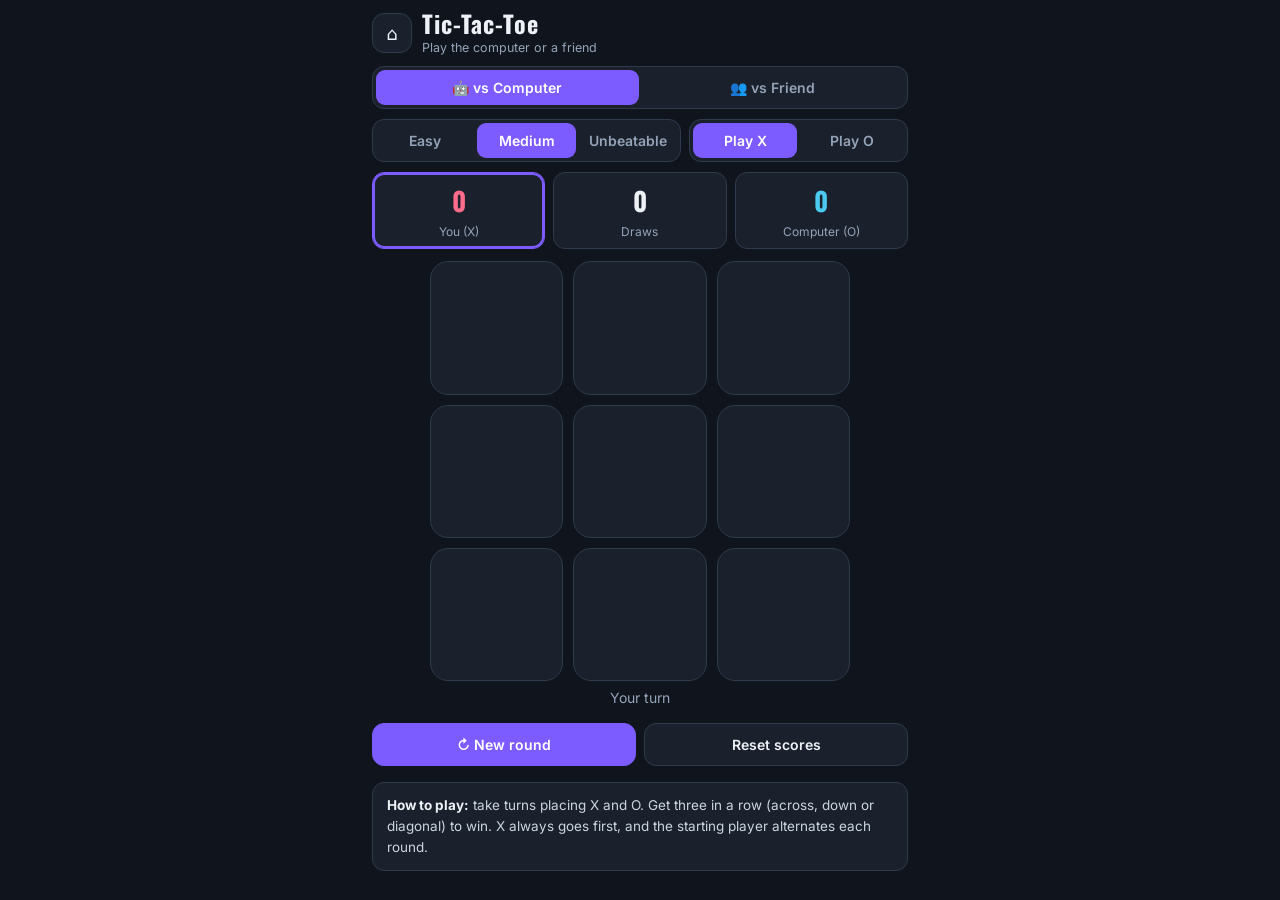
<file: tictactoe.html>
<!DOCTYPE html>
<html lang="en">
<head>
<meta charset="utf-8">
<meta name="viewport" content="width=device-width, initial-scale=1, maximum-scale=1, viewport-fit=cover">
<title>Tic-Tac-Toe · Game Zone</title>
<meta name="description" content="Tic-tac-toe against the computer (easy, medium or unbeatable) or with a friend on the same device.">
<meta name="theme-color" content="#10151d">
<link rel="icon" href="favicon.svg" type="image/svg+xml">
<link rel="preconnect" href="https://fonts.googleapis.com">
<link rel="preconnect" href="https://fonts.gstatic.com" crossorigin>
<link href="https://fonts.googleapis.com/css2?family=Oswald:wght@500;700&family=Inter:wght@400;500;600;700;800&display=swap" rel="stylesheet">
<style>
:root{--bg:#10151d;--panel:#1a212c;--panel2:#232c39;--line:#2f3a4a;--txt:#eef2f7;--mut:#94a3b8;--acc:#7c5cff;--good:#3ddc84;--bad:#ff5a5a}
*{box-sizing:border-box;-webkit-tap-highlight-color:transparent}
html,body{margin:0;background:var(--bg);color:var(--txt);font-family:Inter,system-ui,-apple-system,sans-serif}
body{min-height:100vh;min-height:100dvh;padding:env(safe-area-inset-top) env(safe-area-inset-right) env(safe-area-inset-bottom) env(safe-area-inset-left)}
button{font:inherit;color:inherit;cursor:pointer}
[hidden]{display:none!important}
.wrap{max-width:560px;margin:0 auto;padding:10px 12px 28px}
.top{display:flex;align-items:center;gap:10px;margin-bottom:10px}
.home{display:grid;place-items:center;width:40px;height:40px;border-radius:12px;background:var(--panel);border:1px solid var(--line);color:var(--txt);text-decoration:none;font-size:18px;flex:none}
.ttl{flex:1;min-width:0}
.ttl h1{font-family:Oswald,sans-serif;font-size:24px;letter-spacing:1px;margin:0;line-height:1.1}
.ttl small{color:var(--mut);font-size:12.5px}
.pill{background:var(--panel);border:1px solid var(--line);border-radius:20px;padding:6px 12px;font-weight:700;font-variant-numeric:tabular-nums;font-size:14px}
.seg{display:flex;background:var(--panel);border:1px solid var(--line);border-radius:12px;padding:3px;gap:3px;margin-bottom:10px}
.seg button{flex:1;border:0;background:transparent;padding:9px 4px;border-radius:9px;font-weight:600;color:var(--mut);font-size:14px}
.seg button.on{background:var(--acc);color:#fff}
.tools{display:flex;gap:8px;margin-top:12px;flex-wrap:wrap}
.tools button,.btn{flex:1;min-width:0;border:1px solid var(--line);background:var(--panel);border-radius:12px;padding:12px 6px;font-weight:600;font-size:14px}
.btn.pri,.tools button.pri{background:var(--acc);border-color:var(--acc);color:#fff}
button:disabled{opacity:.4}
.rules{margin-top:16px;background:var(--panel);border:1px solid var(--line);border-radius:12px;padding:12px 14px;font-size:13.5px;color:#cbd5e1;line-height:1.55}
.rules b{color:var(--txt)}
.rules ul{margin:6px 0 0;padding-left:18px}
.msg{min-height:22px;text-align:center;color:var(--mut);font-size:14px;margin-top:8px}
.ov{position:fixed;inset:0;background:rgba(0,0,0,.6);display:flex;align-items:center;justify-content:center;z-index:50;padding:20px}
.card{background:var(--panel);border:1px solid var(--line);border-radius:18px;padding:22px 18px;max-width:340px;width:100%;text-align:center}
.card h2{font-family:Oswald,sans-serif;font-size:30px;margin:0 0 6px;letter-spacing:1px}
.card p{color:var(--mut);margin:0 0 16px;line-height:1.5}
.card .row{display:flex;gap:8px}
@keyframes pop{0%{transform:scale(.6);opacity:0}100%{transform:scale(1);opacity:1}}
.card{animation:pop .25s ease-out}
.score{display:grid;grid-template-columns:1fr 1fr 1fr;gap:8px;margin-bottom:12px}
.score div{background:var(--panel);border:1px solid var(--line);border-radius:12px;padding:8px;text-align:center}
.score b{display:block;font-family:Oswald,sans-serif;font-size:26px}
.score span{font-size:12px;color:var(--mut)}
.score .x b{color:#ff6b8b}.score .o b{color:#4cc9f0}
.score div.turn{border-color:var(--acc);box-shadow:0 0 0 2px var(--acc) inset}
.grid{display:grid;grid-template-columns:repeat(3,1fr);gap:10px;aspect-ratio:1;max-width:420px;margin:0 auto}
.cell{background:var(--panel);border:1px solid var(--line);border-radius:18px;display:grid;place-items:center;font-family:Oswald,sans-serif;font-size:min(22vw,110px);line-height:1;padding:0}
.cell:not(:disabled):active{background:var(--panel2)}
.cell.X{color:#ff6b8b}.cell.O{color:#4cc9f0}
.cell.win{background:#2b2350;border-color:var(--acc);animation:pulse .8s ease-in-out infinite alternate}
.cell:disabled{opacity:1;cursor:default}
.cell span{animation:pop .2s ease-out}
@keyframes pulse{to{transform:scale(1.04)}}
.opts{display:flex;gap:8px;margin-bottom:10px}
.opts .seg{flex:1;margin:0}
</style>
</head>
<body>
<div class="wrap">
  <div class="top"><a class="home" href="index.html" aria-label="Home">⌂</a><div class="ttl"><h1>Tic-Tac-Toe</h1><small>Play the computer or a friend</small></div></div>
  <div class="seg" id="modeSeg"><button data-m="cpu" class="on">🤖 vs Computer</button><button data-m="friend">👥 vs Friend</button></div>
  <div class="opts" id="cpuOpts">
    <div class="seg" id="lvlSeg"><button data-l="easy">Easy</button><button data-l="medium" class="on">Medium</button><button data-l="hard">Unbeatable</button></div>
    <div class="seg" id="sideSeg" style="flex:.7"><button data-s="X" class="on">Play X</button><button data-s="O">Play O</button></div>
  </div>
  <div class="score"><div class="x" id="sx"><b id="scX">0</b><span id="lbX">You (X)</span></div><div><b id="scD">0</b><span>Draws</span></div><div class="o" id="so"><b id="scO">0</b><span id="lbO">Computer (O)</span></div></div>
  <div class="grid" id="grid"></div>
  <div class="msg" id="msg"></div>
  <div class="tools"><button id="newBtn" class="pri">↻ New round</button><button id="resetBtn">Reset scores</button></div>
  <div class="rules"><b>How to play:</b> take turns placing X and O. Get three in a row (across, down or diagonal) to win. X always goes first, and the starting player alternates each round.</div>
</div>
<div class="ov" id="winOv" hidden><div class="card"><h2 id="winT">Solved!</h2><p id="winP"></p><div class="row"><button class="btn" id="winClose">Close</button><button class="btn pri" id="winNext">New game</button></div></div></div>
<script>
var $ = function (s) { return document.querySelector(s); };
function fmt(s) { s = Math.floor(s); return Math.floor(s / 60) + ':' + ('0' + s % 60).slice(-2); }
function store(k, v) { try { if (v === undefined) return JSON.parse(localStorage.getItem(k) || 'null'); localStorage.setItem(k, JSON.stringify(v)); } catch (e) { return null; } }
function shuffle(a) { for (var i = a.length - 1; i > 0; i--) { var j = Math.floor(Math.random() * (i + 1)), t = a[i]; a[i] = a[j]; a[j] = t; } return a; }
var Timer = { t0: 0, acc: 0, run: false, id: 0, el: null,
  start: function (el) { this.el = el; this.acc = 0; this.t0 = Date.now(); this.run = true; this.tick(); clearInterval(this.id); var s = this; this.id = setInterval(function () { s.tick(); }, 500); },
  stop: function () { if (this.run) this.acc += (Date.now() - this.t0) / 1000; this.run = false; clearInterval(this.id); this.tick(); return this.acc; },
  secs: function () { return this.acc + (this.run ? (Date.now() - this.t0) / 1000 : 0); },
  tick: function () { if (this.el) this.el.textContent = '⏱ ' + fmt(this.secs()); } };
document.addEventListener('visibilitychange', function () { if (!Timer.el) return; if (document.hidden && Timer.run) { Timer.acc += (Date.now() - Timer.t0) / 1000; Timer.paused = true; Timer.run = false; } else if (!document.hidden && Timer.paused) { Timer.paused = false; Timer.t0 = Date.now(); Timer.run = true; } });
function showWin(title, text, onNext) { $('#winT').textContent = title; $('#winP').innerHTML = text; $('#winOv').hidden = false; $('#winNext').onclick = function () { $('#winOv').hidden = true; onNext(); }; }
$('#winClose').onclick = function () { $('#winOv').hidden = true; };
var LINES = [[0,1,2],[3,4,5],[6,7,8],[0,3,6],[1,4,7],[2,5,8],[0,4,8],[2,4,6]];
var st = { mode: 'cpu', lvl: 'medium', side: 'X', b: Array(9).fill(''), turn: 'X', over: false, first: 'X', score: { X: 0, O: 0, D: 0 } };
var saved = store('ttt_prefs'); if (saved) { st.mode = saved.mode || 'cpu'; st.lvl = saved.lvl || 'medium'; st.side = saved.side || 'X'; }
var cells = [];
for (var i = 0; i < 9; i++) { var c = document.createElement('button'); c.className = 'cell'; c.dataset.i = i; c.onclick = function () { play(+this.dataset.i, true); }; $('#grid').appendChild(c); cells.push(c); }
function winner(b) { for (var k = 0; k < 8; k++) { var l = LINES[k]; if (b[l[0]] && b[l[0]] === b[l[1]] && b[l[1]] === b[l[2]]) return { p: b[l[0]], line: l }; } return b.indexOf('') < 0 ? { p: 'D' } : null; }
function minimax(b, p, me) {
  var w = winner(b); if (w) return w.p === 'D' ? 0 : (w.p === me ? 10 : -10);
  var best = p === me ? -99 : 99;
  for (var i = 0; i < 9; i++) if (!b[i]) { b[i] = p; var v = minimax(b, p === 'X' ? 'O' : 'X', me); b[i] = ''; v += v > 0 ? -0.01 : v < 0 ? 0.01 : 0; best = p === me ? Math.max(best, v) : Math.min(best, v); }
  return best;
}
function cpuMove() {
  var me = st.side === 'X' ? 'O' : 'X', empty = [], i;
  for (i = 0; i < 9; i++) if (!st.b[i]) empty.push(i);
  var smart = st.lvl === 'hard' ? 1 : st.lvl === 'medium' ? 0.6 : 0.15;
  if (Math.random() > smart) return empty[Math.floor(Math.random() * empty.length)];
  var bestV = -99, opts = [];
  empty.forEach(function (i) { st.b[i] = me; var v = minimax(st.b, me === 'X' ? 'O' : 'X', me); st.b[i] = ''; if (v > bestV + 1e-9) { bestV = v; opts = [i]; } else if (Math.abs(v - bestV) < 1e-9) opts.push(i); });
  return opts[Math.floor(Math.random() * opts.length)];
}
function play(i, human) {
  if (st.over || st.b[i]) return;
  if (human && st.mode === 'cpu' && st.turn !== st.side) return;
  st.b[i] = st.turn; st.turn = st.turn === 'X' ? 'O' : 'X';
  var w = winner(st.b);
  if (w) { st.over = true; st.score[w.p]++; store('ttt_score_' + st.mode, st.score); }
  draw(w);
  if (!st.over && st.mode === 'cpu' && st.turn !== st.side) setTimeout(function () { play(cpuMove(), false); }, 420);
}
function draw(w) {
  for (var i = 0; i < 9; i++) { var c = cells[i], v = st.b[i]; c.className = 'cell' + (v ? ' ' + v : '') + (w && w.line && w.line.indexOf(i) >= 0 ? ' win' : ''); c.innerHTML = v ? '<span>' + (v === 'X' ? '✕' : '◯') + '</span>' : ''; c.disabled = !!v || st.over; }
  $('#scX').textContent = st.score.X; $('#scO').textContent = st.score.O; $('#scD').textContent = st.score.D;
  var cpu = st.mode === 'cpu';
  $('#lbX').textContent = cpu ? (st.side === 'X' ? 'You (X)' : 'Computer (X)') : 'Player X';
  $('#lbO').textContent = cpu ? (st.side === 'O' ? 'You (O)' : 'Computer (O)') : 'Player O';
  $('#sx').classList.toggle('turn', !st.over && st.turn === 'X'); $('#so').classList.toggle('turn', !st.over && st.turn === 'O');
  var m = '';
  if (w) {
    if (w.p === 'D') m = "It's a draw 🤝";
    else if (cpu) m = w.p === st.side ? 'You win! 🎉' : 'Computer wins 🤖';
    else m = 'Player ' + w.p + ' wins! 🎉';
  } else m = cpu ? (st.turn === st.side ? 'Your turn' : 'Computer is thinking…') : 'Player ' + st.turn + "'s turn";
  $('#msg').textContent = m;
}
function newRound() {
  st.b = Array(9).fill(''); st.over = false; st.turn = 'X'; draw(null);
  if (st.mode === 'cpu' && st.side === 'O') setTimeout(function () { play(cpuMove(), false); }, 450);
}
function loadScore() { st.score = store('ttt_score_' + st.mode) || { X: 0, O: 0, D: 0 }; }
function segs() {
  [['#modeSeg', 'm', 'mode'], ['#lvlSeg', 'l', 'lvl'], ['#sideSeg', 's', 'side']].forEach(function (a) {
    document.querySelectorAll(a[0] + ' button').forEach(function (b) {
      b.classList.toggle('on', b.dataset[a[1]] === st[a[2]]);
      b.onclick = function () { st[a[2]] = b.dataset[a[1]]; store('ttt_prefs', { mode: st.mode, lvl: st.lvl, side: st.side }); if (a[2] === 'mode') loadScore(); segs(); newRound(); };
    });
  });
  $('#cpuOpts').hidden = st.mode !== 'cpu';
}
$('#newBtn').onclick = newRound;
$('#resetBtn').onclick = function () { st.score = { X: 0, O: 0, D: 0 }; store('ttt_score_' + st.mode, st.score); draw(winner(st.b)); };
loadScore(); segs(); newRound();
</script>
</body>
</html>
</file>
<file: style.css>
*{box-sizing:border-box;-webkit-tap-highlight-color:transparent;-webkit-user-select:none;user-select:none}
html,body{margin:0;height:100%;overflow:hidden;background:#05070c;font-family:Inter,system-ui,sans-serif;color:#eef2f7;touch-action:none;overscroll-behavior:none}
canvas{position:fixed;inset:0;width:100vw;height:100vh;display:block;cursor:none}
.hud{position:fixed;left:0;right:0;top:0;display:flex;justify-content:space-between;align-items:flex-start;padding:calc(10px + env(safe-area-inset-top)) calc(12px + env(safe-area-inset-right)) 0 calc(12px + env(safe-area-inset-left));pointer-events:none;z-index:5}
.panel{background:rgba(8,12,20,.62);backdrop-filter:blur(6px);-webkit-backdrop-filter:blur(6px);border:1px solid rgba(255,255,255,.12);border-radius:12px;padding:8px 12px}
.score{font-family:Oswald,sans-serif;font-size:30px;line-height:1;letter-spacing:.5px}
.lbl{font-size:10px;text-transform:uppercase;letter-spacing:1.4px;color:#9fb0c6;font-weight:700}
.hp{width:min(38vw,220px)}
.bar{height:10px;border-radius:6px;background:rgba(255,255,255,.12);overflow:hidden;margin-top:5px}
.bar div{height:100%;background:linear-gradient(90deg,#3ddc84,#a6f36a);transition:width .25s,background .25s}
.stats{font-size:12px;color:#c9d4e3;margin-top:5px;display:flex;gap:8px;white-space:nowrap}
.right{display:flex;gap:6px;align-items:flex-start;pointer-events:auto}
.ib{width:40px;height:40px;border-radius:11px;border:1px solid rgba(255,255,255,.15);background:rgba(8,12,20,.62);color:#fff;font-size:17px;display:grid;place-items:center;cursor:pointer}
.ctrls{position:fixed;inset:auto 0 0 0;pointer-events:none;z-index:5}
.btn{position:fixed;border-radius:50%;border:2px solid rgba(255,255,255,.35);display:grid;place-items:center;font-family:Oswald,sans-serif;font-weight:700;letter-spacing:1px;color:#fff;pointer-events:auto;touch-action:none;cursor:pointer}
#fireBtn{right:calc(18px + env(safe-area-inset-right));bottom:calc(22px + env(safe-area-inset-bottom));width:92px;height:92px;background:radial-gradient(circle at 40% 35%,#ff6b5a,#c4271b);font-size:19px;box-shadow:0 6px 20px rgba(196,39,27,.5)}
#fireBtn.cool{filter:grayscale(.7) brightness(.7)}
#scopeBtn{right:calc(122px + env(safe-area-inset-right));bottom:calc(30px + env(safe-area-inset-bottom));width:70px;height:70px;background:rgba(20,30,48,.75);font-size:13px}
#scopeBtn.on{background:#2d6cdf;border-color:#9cc0ff}
.hint{position:fixed;left:50%;bottom:calc(14px + env(safe-area-inset-bottom));transform:translateX(-50%);font-size:12px;color:#c6d2e2;background:rgba(8,12,20,.55);padding:6px 12px;border-radius:20px;pointer-events:none;z-index:4;white-space:nowrap;transition:opacity .6s}
.screen{position:fixed;inset:0;display:flex;align-items:center;justify-content:center;z-index:10;background:radial-gradient(ellipse at 50% 30%,rgba(20,30,55,.75),rgba(3,5,10,.92));padding:20px;overflow:auto}
.box{max-width:430px;width:100%;text-align:center}
h1{font-family:Oswald,sans-serif;font-size:46px;margin:0;letter-spacing:2px;line-height:1}
h1 span{color:#ff5a47}
.tag{color:#9fb0c6;margin:8px 0 22px;font-size:14px;line-height:1.5}
.diffs{display:grid;gap:10px}
.diff{display:flex;align-items:center;gap:14px;text-align:left;padding:14px 16px;border-radius:14px;border:1px solid rgba(255,255,255,.14);background:rgba(255,255,255,.05);color:#fff;font:inherit;cursor:pointer}
.diff:hover,.diff:active{background:rgba(255,255,255,.1)}
.diff b{font-family:Oswald,sans-serif;font-size:21px;letter-spacing:1px;display:block}
.diff small{color:#9fb0c6;font-size:12.5px}
.dot{width:14px;height:14px;border-radius:50%;flex:none}
.best{margin-left:auto;text-align:right;font-size:11px;color:#9fb0c6}
.best strong{display:block;font-size:16px;color:#fff;font-family:Oswald,sans-serif}
.how{margin-top:20px;font-size:12.5px;color:#9fb0c6;line-height:1.6;text-align:left;background:rgba(255,255,255,.04);border-radius:12px;padding:12px 14px}
.how b{color:#dfe7f2}
.big{font-family:Oswald,sans-serif;font-size:64px;line-height:1;margin:6px 0}
.grid2{display:grid;grid-template-columns:1fr 1fr;gap:8px;margin:16px 0}
.cell{background:rgba(255,255,255,.06);border-radius:12px;padding:10px}
.cell strong{display:block;font-family:Oswald,sans-serif;font-size:24px}
.cell span{font-size:11px;color:#9fb0c6;text-transform:uppercase;letter-spacing:1px}
.row{display:flex;gap:10px}
.pbtn{flex:1;padding:14px;border-radius:12px;border:0;font:inherit;font-weight:700;font-size:15px;cursor:pointer;color:#fff;background:rgba(255,255,255,.1)}
.pbtn.pri{background:linear-gradient(180deg,#ff6b5a,#d9301f)}
.newbest{color:#ffd45a;font-weight:700;font-size:13px;letter-spacing:1px}
@media (max-height:500px){.panel{padding:5px 9px}.score{font-size:22px}.stats{font-size:11px;margin-top:2px}.lbl{font-size:9px}.ib{width:34px;height:34px;font-size:15px}.bar{height:7px;margin-top:3px}
#fireBtn{width:78px;height:78px;font-size:17px}#scopeBtn{width:60px;height:60px;right:calc(106px + env(safe-area-inset-right))}}
[hidden]{display:none!important}
.rot{font-size:12px;color:#ffd45a;margin-top:12px}
</file>
